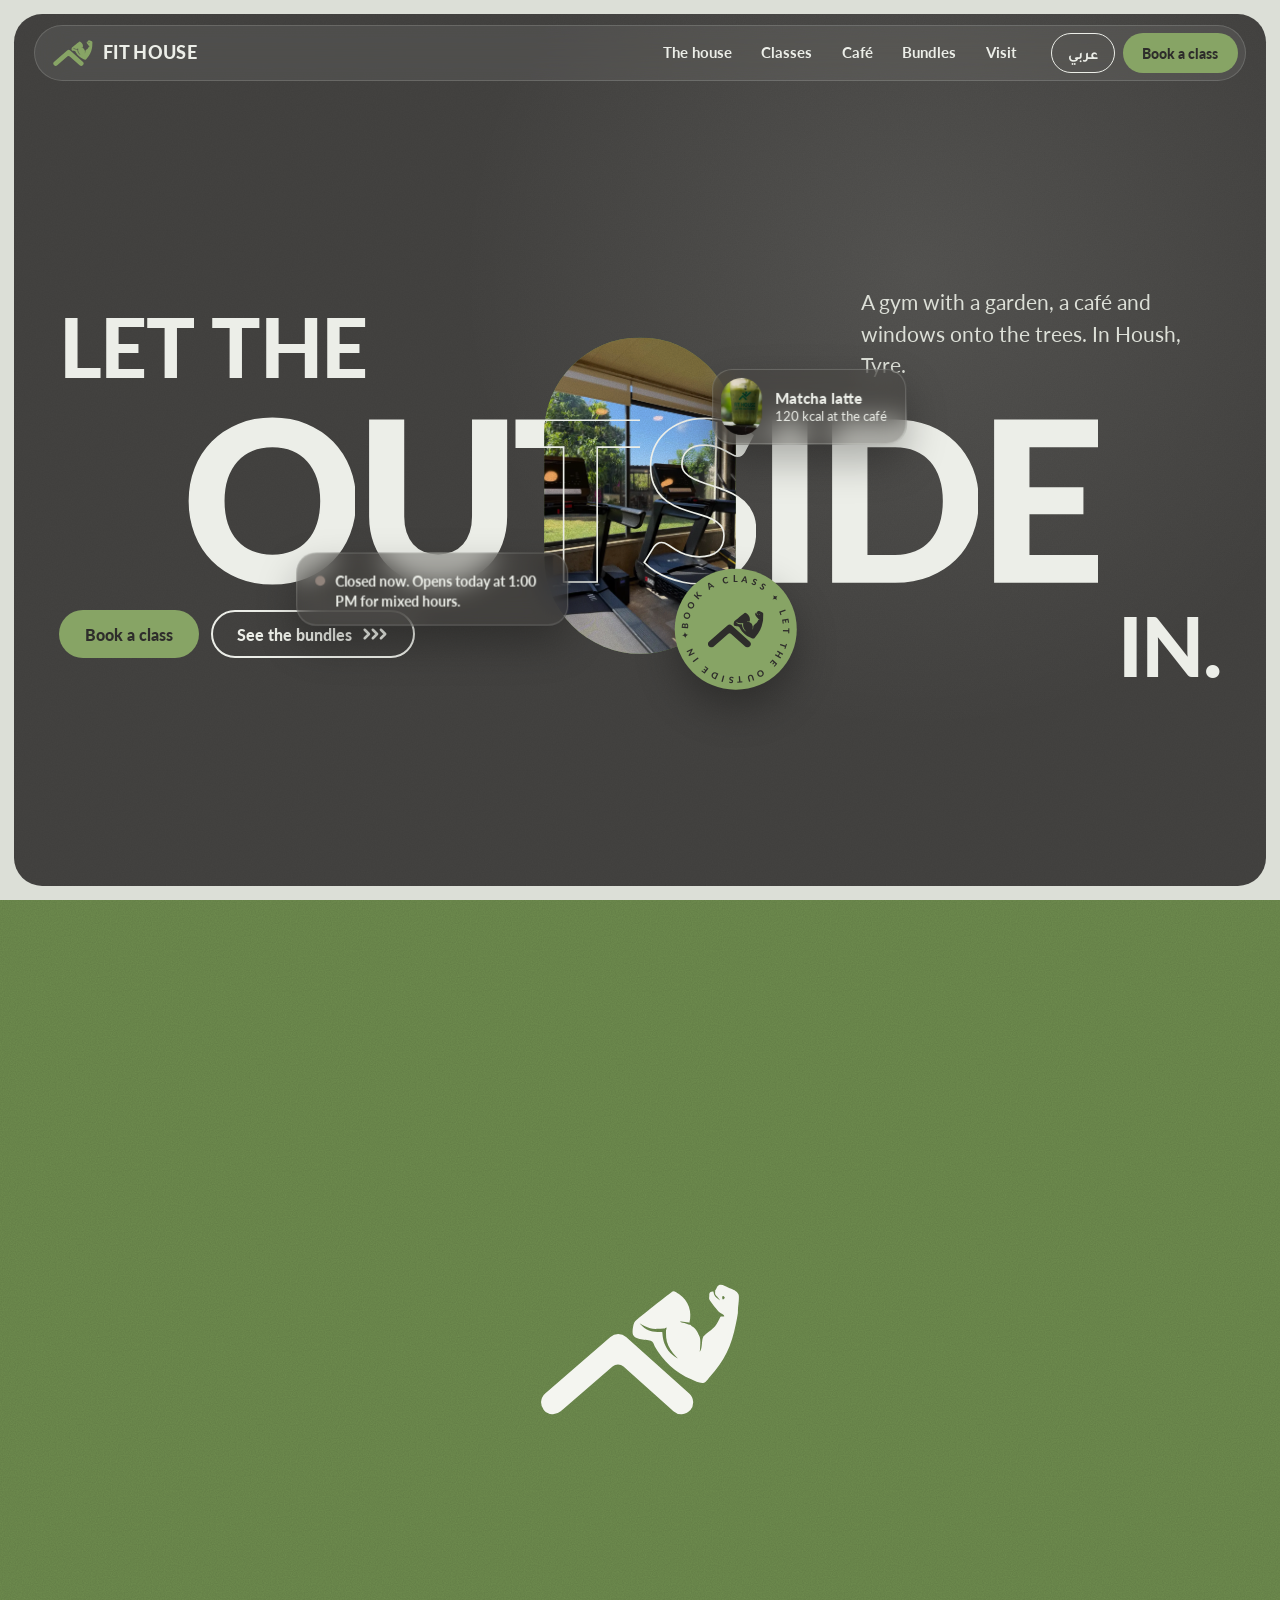
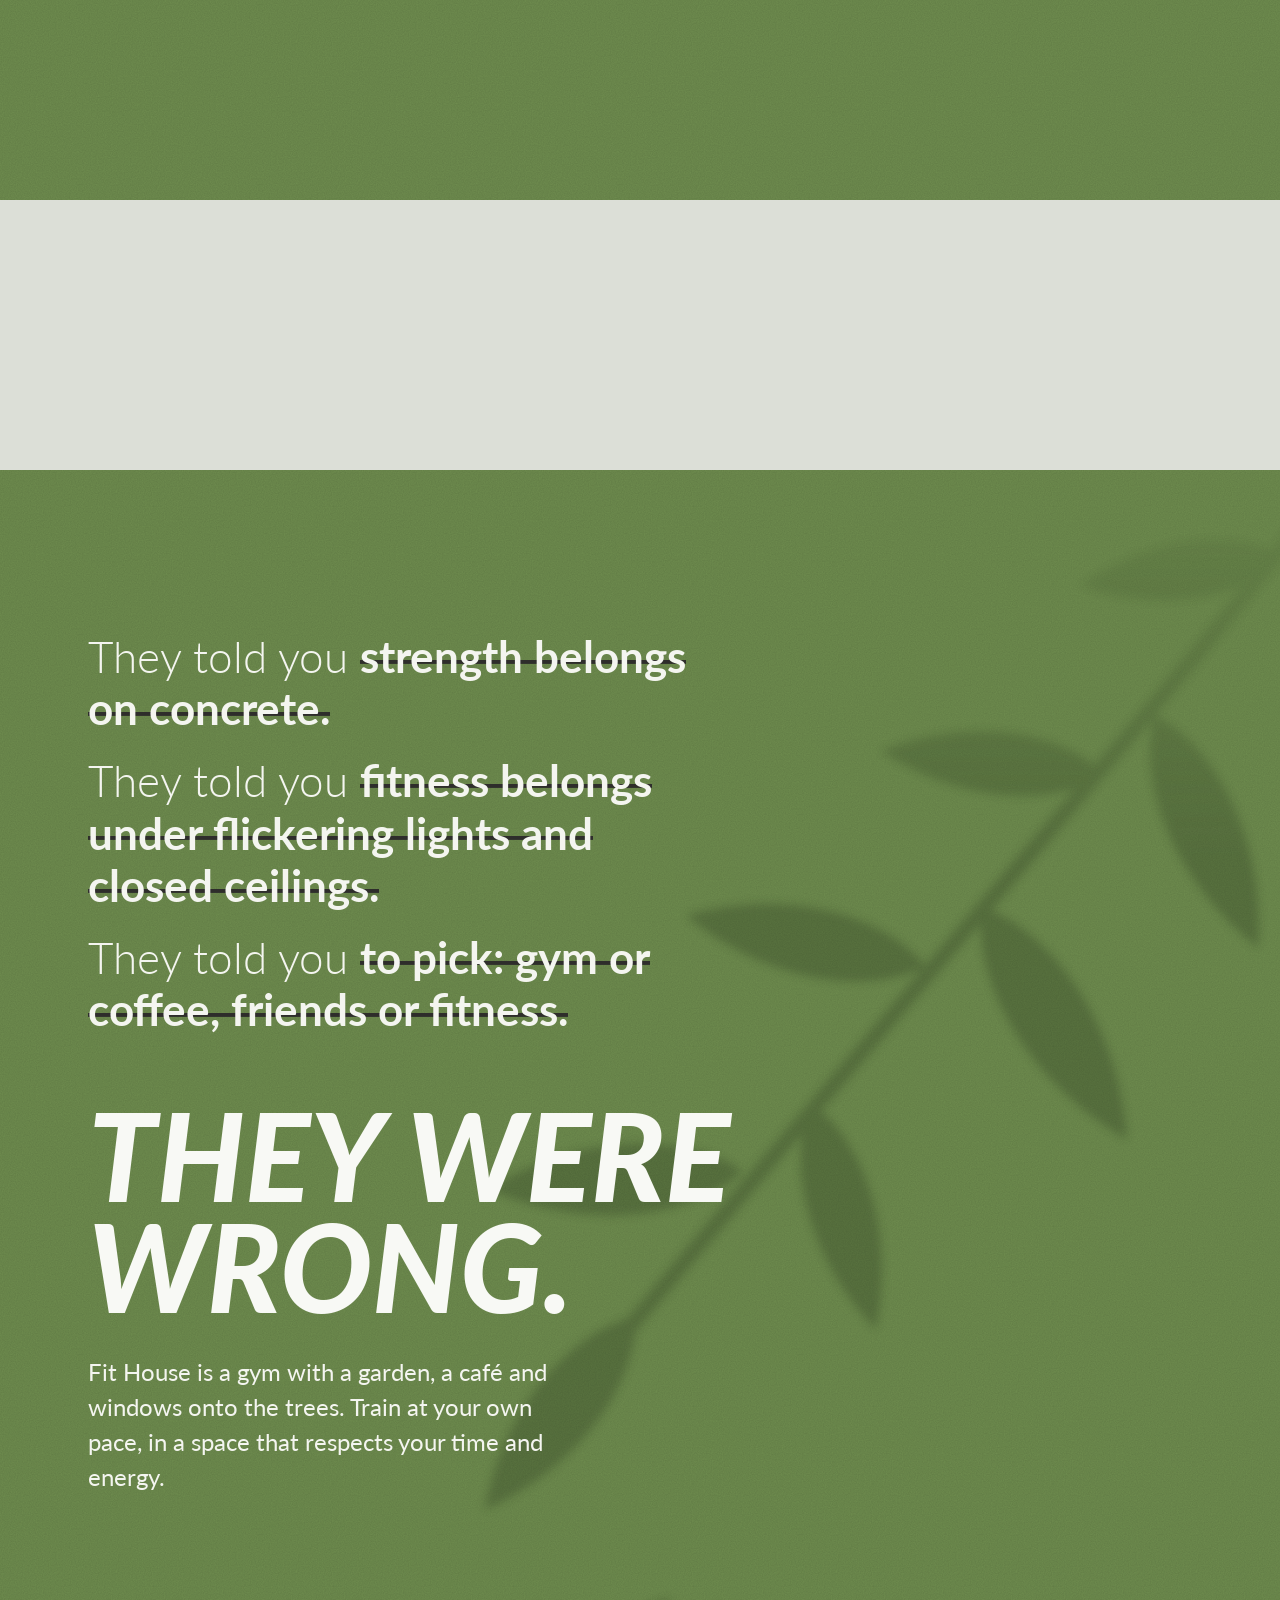
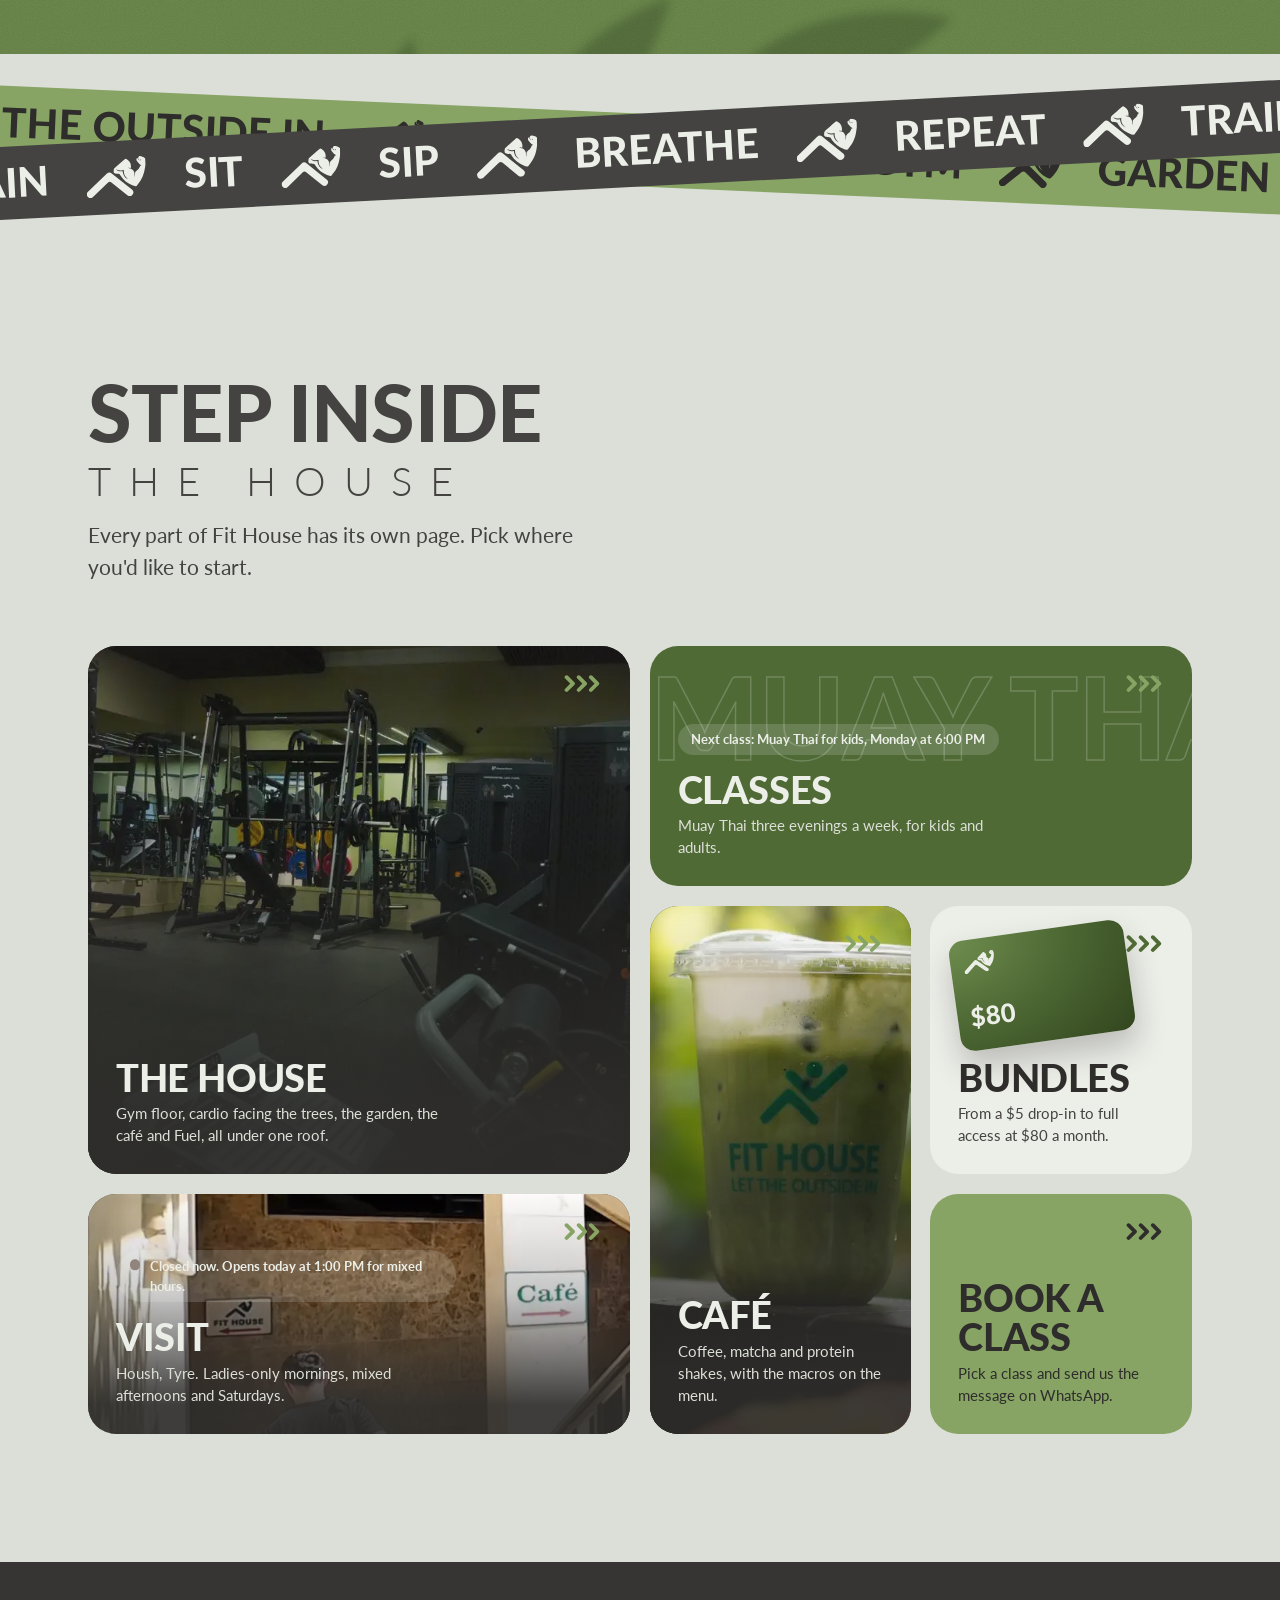
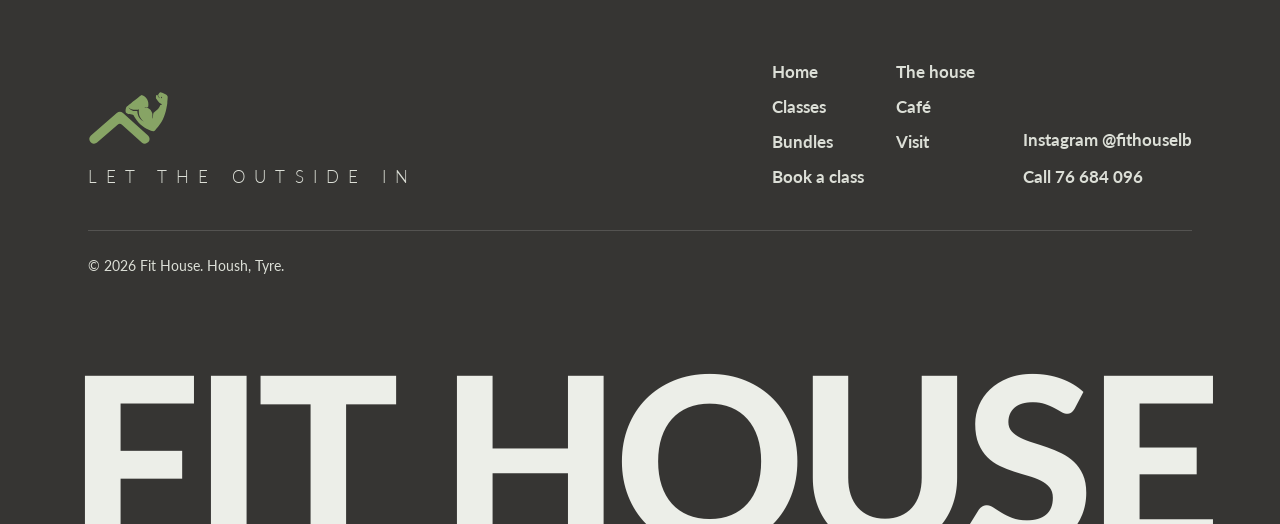
<file: index.html>
<!doctype html>
<html lang="en" dir="ltr">
<head>
  <meta charset="utf-8">
  <meta name="viewport" content="width=device-width, initial-scale=1">
  <title>Fit House | Gym, garden and café in Housh, Tyre</title>
  <meta name="description" content="A gym with a garden and a café in Housh, Tyre. Open gym, Muay Thai for kids and adults, and ladies-only mornings. Let the outside in.">
  <meta name="theme-color" content="#444341">
  <meta property="og:type" content="website">
  <meta property="og:title" content="Fit House | Gym, garden and café in Housh, Tyre">
  <meta property="og:description" content="A gym with a garden and a café in Housh, Tyre. Open gym, Muay Thai for kids and adults, and ladies-only mornings. Let the outside in.">
  <meta property="og:site_name" content="Fit House">
  <meta property="og:url" content="https://hasankourani.github.io/fithouse/">
  <!-- Link previews (WhatsApp, Instagram, X) need the image as a full https address -->
  <meta property="og:image" content="https://hasankourani.github.io/fithouse/assets/img/og-image.jpg">
  <meta property="og:image:type" content="image/jpeg">
  <meta property="og:image:width" content="1200">
  <meta property="og:image:height" content="630">
  <meta property="og:image:alt" content="The Fit House logo beside a window looking out onto trees from the gym floor">
  <meta name="twitter:card" content="summary_large_image">
  <link rel="canonical" href="https://hasankourani.github.io/fithouse/">
  <link rel="icon" href="assets/img/favicon.png" type="image/png" sizes="128x128">
  <link rel="icon" href="assets/img/favicon.svg" type="image/svg+xml">
  <link rel="apple-touch-icon" href="assets/img/apple-touch-icon.png">
  <link rel="preconnect" href="https://fonts.googleapis.com">
  <link rel="preconnect" href="https://fonts.gstatic.com" crossorigin>
  <link rel="stylesheet" href="https://fonts.googleapis.com/css2?family=Lato:ital,wght@0,300;0,400;0,700;0,900;1,300;1,700;1,900&family=Tajawal:wght@300;400;700;900&display=swap">
  <link rel="stylesheet" href="assets/css/styles.css?v=17">
  <script>
    // Animations are always on. If the last page left through the curtain, start this one behind it.
    (function () {
      var root = document.documentElement, curtain = null;
      root.classList.add('js', 'motion');
      try { curtain = sessionStorage.getItem('fithouse-curtain'); } catch (e) {}
      if (curtain) root.classList.add('is-arriving');
    })();
  </script>
  <script type="application/ld+json">
  {
    "@context": "https://schema.org",
    "@type": "ExerciseGym",
    "name": "Fit House",
    "slogan": "Let the outside in",
    "telephone": "+961 76 684 096",
    "address": {"@type": "PostalAddress", "streetAddress": "Housh", "addressLocality": "Tyre", "addressCountry": "LB"},
    "geo": {"@type": "GeoCoordinates", "latitude": 33.240566, "longitude": 35.239929},
    "openingHoursSpecification": [
      {"@type": "OpeningHoursSpecification", "dayOfWeek": ["Monday", "Tuesday", "Wednesday", "Thursday", "Friday"], "opens": "08:00", "closes": "22:00"},
      {"@type": "OpeningHoursSpecification", "dayOfWeek": "Saturday", "opens": "13:00", "closes": "18:30"}
    ],
    "sameAs": ["https://www.instagram.com/fithouselb/"]
  }
  </script>
</head>
<body data-page="home">
  <!-- comment -->
  <!-- Green curtain that wipes between pages (motion on only). First in the body so it
       covers the page before anything else paints. -->
  <div class="curtain" id="curtain" aria-hidden="true">
    <span class="curtain__mark mark" aria-hidden="true"><span class="mark__roof"></span><span class="mark__fig"></span></span>
  </div>
  <svg class="sprite" aria-hidden="true" focusable="false">
    <defs>
      <path id="leaf" d="M0 0C20-16 58-18 92 0C58 18 20 16 0 0Z" fill="currentColor"/>
    </defs>
    <symbol id="chevrons" viewBox="0 0 30 14">
      <path d="M2 2l5 5-5 5M11.5 2l5 5-5 5M21 2l5 5-5 5" fill="none" stroke="currentColor" stroke-width="3" stroke-linecap="round" stroke-linejoin="round"/>
    </symbol>
    <!-- Leaf shadows that fall across every "outside" surface -->
    <symbol id="leaves" viewBox="0 0 600 800" preserveAspectRatio="xMaxYMin slice">
      <path d="M640-30C540 110 430 230 255 440" fill="none" stroke="currentColor" stroke-width="7" stroke-linecap="round"/>
      <use href="#leaf" transform="translate(588 44) rotate(78) scale(1.15)"/>
      <use href="#leaf" transform="translate(566 74) rotate(172) scale(1.05)"/>
      <use href="#leaf" transform="translate(505 148) rotate(66) scale(1.3)"/>
      <use href="#leaf" transform="translate(482 176) rotate(186) scale(1.15)"/>
      <use href="#leaf" transform="translate(424 238) rotate(58) scale(1.4)"/>
      <use href="#leaf" transform="translate(398 266) rotate(192) scale(1.25)"/>
      <use href="#leaf" transform="translate(344 330) rotate(74) scale(1.2)"/>
      <use href="#leaf" transform="translate(312 362) rotate(176) scale(1.3)"/>
      <use href="#leaf" transform="translate(262 430) rotate(128) scale(1.25)"/>
      <path d="M-30 830C70 710 160 650 310 600" fill="none" stroke="currentColor" stroke-width="6" stroke-linecap="round"/>
      <use href="#leaf" transform="translate(40 760) rotate(-62) scale(1.1)"/>
      <use href="#leaf" transform="translate(62 746) rotate(22) scale(1.05)"/>
      <use href="#leaf" transform="translate(122 690) rotate(-72) scale(1.25)"/>
      <use href="#leaf" transform="translate(146 678) rotate(12) scale(1.15)"/>
      <use href="#leaf" transform="translate(204 644) rotate(-48) scale(1.2)"/>
      <use href="#leaf" transform="translate(230 634) rotate(30) scale(1.1)"/>
      <use href="#leaf" transform="translate(304 602) rotate(-16) scale(1.2)"/>
    </symbol>
  </svg>

  <a class="skip" href="#content" data-i18n="skip">Skip to content</a>

  <header class="nav" id="nav">
    <div class="nav__bar">
      <a class="brand" href="index.html" data-i18n-attr="aria-label:brand.label" aria-label="Fit House home">
        <span class="brand__mark mark" aria-hidden="true"><span class="mark__roof"></span><span class="mark__fig"></span></span>
        <span class="brand__word" lang="en">Fit House</span>
      </a>
      <nav class="nav__links" id="nav-links" data-i18n-attr="aria-label:nav.label" aria-label="Main">
        <a href="house.html" data-i18n="nav.house">The house</a>
        <a href="classes.html" data-i18n="nav.classes">Classes</a>
        <a href="cafe.html" data-i18n="nav.cafe">Café</a>
        <a href="bundles.html" data-i18n="nav.bundles">Bundles</a>
        <a href="visit.html" data-i18n="nav.visit">Visit</a>
        <a class="nav__links-book" href="book.html" data-i18n="nav.book">Book a class</a>
      </nav>
      <div class="nav__actions">
        <button class="lang" type="button" id="lang-toggle" lang="ar">عربي</button>
        <a class="btn btn--moss btn--small nav__book" href="book.html" data-i18n="nav.book">Book a class</a>
        <button class="nav__menu" type="button" id="nav-menu" aria-expanded="false" aria-controls="nav-links" data-i18n="nav.menu">Menu</button>
      </div>
      <!-- Scroll progress under the pill, with the logo figure running along it -->
      <div class="progress" id="progress" aria-hidden="true">
        <span class="progress__bar"></span>
        <span class="progress__runner mark" aria-hidden="true"><span class="mark__roof"></span><span class="mark__fig"></span></span>
      </div>
    </div>
  </header>

  <main id="content">
<section class="hero" id="hero" aria-labelledby="hero-title">
      <div class="hero__stage">
        <!-- The hero is a framed charcoal wall; the window in the middle of OUTSIDE opens onto the real view -->
        <div class="hero__frame" id="hero-frame">
          <div class="hero__outside outside" aria-hidden="true">
            <svg class="leaves"><use href="#leaves"/></svg>
            <img class="hero__photo" src="assets/img/photos/window-view.webp" alt="" width="800" height="1420" decoding="async">
            <span class="hero__outside-mark mark" aria-hidden="true"><span class="mark__roof"></span><span class="mark__fig"></span></span>
          </div>
          <div class="hero__inner">
            <h1 class="hero__title" id="hero-title" lang="en" dir="ltr">
              <span class="hero__let">Let the</span>
              <span class="hero__out">Outside</span>
              <span class="hero__in">in.</span>
            </h1>
            <!-- The same word again as an outline, drawn over the window photo -->
            <span class="hero__out hero__out--line" aria-hidden="true" lang="en" dir="ltr">Outside</span>
            <div class="hero__window outside" id="hero-window">
              <svg class="leaves" aria-hidden="true"><use href="#leaves"/></svg>
              <img class="hero__photo" src="assets/img/photos/window-view.webp" width="800" height="1420" fetchpriority="high"
                alt="Two treadmills facing a wide window onto trees and lawn" data-i18n-attr="alt:photo.window">
            </div>
            <p class="hero__lede" data-i18n="hero.lede">A gym with a garden, a café and windows onto the trees. In Housh, Tyre.</p>
            <div class="hero__ctas">
              <a class="btn btn--moss" href="book.html" data-magnetic data-i18n="hero.book">Book a class</a>
              <a class="btn btn--ghost" href="bundles.html" data-magnetic><span data-i18n="hero.bundles">See the bundles</span><svg class="chev" viewBox="0 0 30 14" aria-hidden="true"><path d="M2 2l5 5-5 5"/><path d="M11.5 2l5 5-5 5"/><path d="M21 2l5 5-5 5"/></svg></a>
            </div>
            <div class="hero__card hero__card--status glass">
              <p class="status" data-status data-i18n="status.fallback">Monday to Friday 8:00 AM to 10:00 PM, Saturday 1:00 to 6:30 PM</p>
            </div>
            <a class="hero__card hero__card--drink glass" href="cafe.html">
              <img src="assets/img/photos/drink-matcha.webp" alt="" width="460" height="806">
              <span class="hero__drink-text">
                <strong data-i18n="hero.drink">Matcha latte</strong>
                <span data-i18n="hero.drinkNote">120 kcal at the café</span>
              </span>
            </a>
            <a class="badge" href="book.html" aria-label="Book a class" data-i18n-attr="aria-label:hero.book">
              <svg class="badge__ring" viewBox="0 0 200 200" aria-hidden="true">
                <defs><path id="badge-circle" d="M100 100m-78 0a78 78 0 1 1 156 0a78 78 0 1 1-156 0"/></defs>
                <text><textPath href="#badge-circle" textLength="488" lengthAdjust="spacing">BOOK A CLASS ✦ LET THE OUTSIDE IN ✦</textPath></text>
              </svg>
              <span class="badge__mark mark" aria-hidden="true"><span class="mark__roof"></span><span class="mark__fig"></span></span>
            </a>
          </div>
        </div>
      </div>
    </section>
<section class="manifesto outside" id="story" aria-label="Our story" data-i18n-attr="aria-label:manifesto.label">
      <svg class="leaves" aria-hidden="true"><use href="#leaves"/></svg>
      <div class="wrap">
        <p class="manifesto__line" data-i18n-html="manifesto.1">They told you <s>strength belongs on concrete.</s></p>
        <p class="manifesto__line" data-i18n-html="manifesto.2">They told you <s>fitness belongs under flickering lights and closed ceilings.</s></p>
        <p class="manifesto__line" data-i18n-html="manifesto.3">They told you <s>to pick: gym or coffee, friends or fitness.</s></p>
        <p class="manifesto__verdict" data-i18n="manifesto.verdict">They were wrong.</p>
        <p class="manifesto__body" data-i18n="manifesto.body">Fit House is a gym with a garden, a café and windows onto the trees. Train at your own pace, in a space that respects your time and energy.</p>
      </div>
    </section>
<!-- Two crossing ribbons of the day's rhythm; words are filled in by the script per language -->
    <div class="ribbons" aria-hidden="true">
      <div class="ribbon ribbon--a"><div class="ribbon__track" data-ribbon="a"></div></div>
      <div class="ribbon ribbon--b"><div class="ribbon__track" data-ribbon="b"></div></div>
    </div>
    <section class="section explore" id="explore" aria-labelledby="explore-title">
      <div class="wrap">
        <h2 class="title" id="explore-title">
          <span class="title__black" data-i18n="explore.title1">Step inside</span>
          <span class="title__light" data-i18n="explore.title2">the house</span>
        </h2>
        <p class="lede" data-i18n="explore.lede">Every part of Fit House has its own page. Pick where you'd like to start.</p>

        <div class="bento">
          <a class="tile tile--house" href="house.html">
            <img class="tile__photo" src="assets/img/photos/gym-floor.webp" alt="" width="900" height="676" loading="lazy" decoding="async">
            <span class="tile__body">
              <span class="tile__title" data-i18n="nav.house">The house</span>
              <span class="tile__text" data-i18n="explore.house">Gym floor, cardio facing the trees, the garden, the café and Fuel, all under one roof.</span>
            </span>
            <svg class="tile__go" aria-hidden="true"><use href="#chevrons"/></svg>
          </a>

          <a class="tile tile--classes" href="classes.html">
            <span class="tile__drift" aria-hidden="true" lang="en">Muay Thai</span>
            <span class="tile__body">
              <span class="tile__chip" data-next-class></span>
              <span class="tile__title" data-i18n="nav.classes">Classes</span>
              <span class="tile__text" data-i18n="explore.classes">Muay Thai three evenings a week, for kids and adults.</span>
            </span>
            <svg class="tile__go" aria-hidden="true"><use href="#chevrons"/></svg>
          </a>

          <a class="tile tile--cafe" href="cafe.html">
            <img class="tile__photo" src="assets/img/photos/drink-matcha.webp" alt="" width="460" height="806" loading="lazy" decoding="async">
            <span class="tile__body">
              <span class="tile__title" data-i18n="nav.cafe">Café</span>
              <span class="tile__text" data-i18n="explore.cafe">Coffee, matcha and protein shakes, with the macros on the menu.</span>
            </span>
            <svg class="tile__go" aria-hidden="true"><use href="#chevrons"/></svg>
          </a>

          <a class="tile tile--bundles" href="bundles.html">
            <span class="tile__pass" aria-hidden="true">
              <span class="mark" aria-hidden="true"><span class="mark__roof"></span><span class="mark__fig"></span></span>
              <span>$80</span>
            </span>
            <span class="tile__body">
              <span class="tile__title" data-i18n="nav.bundles">Bundles</span>
              <span class="tile__text" data-i18n="explore.bundles">From a $5 drop-in to full access at $80 a month.</span>
            </span>
            <svg class="tile__go" aria-hidden="true"><use href="#chevrons"/></svg>
          </a>

          <a class="tile tile--visit" href="visit.html">
            <img class="tile__photo" src="assets/img/photos/entrance.webp" alt="" width="800" height="600" loading="lazy" decoding="async">
            <span class="tile__body">
              <span class="tile__chip status" data-status></span>
              <span class="tile__title" data-i18n="nav.visit">Visit</span>
              <span class="tile__text" data-i18n="explore.visit">Housh, Tyre. Ladies-only mornings, mixed afternoons and Saturdays.</span>
            </span>
            <svg class="tile__go" aria-hidden="true"><use href="#chevrons"/></svg>
          </a>

          <a class="tile tile--book" href="book.html">
            <span class="tile__body">
              <span class="tile__title" data-i18n="nav.book">Book a class</span>
              <span class="tile__text" data-i18n="explore.book">Pick a class and send us the message on WhatsApp.</span>
            </span>
            <svg class="tile__go" aria-hidden="true"><use href="#chevrons"/></svg>
          </a>
        </div>
      </div>
    </section>
  </main>

  <footer class="footer">
    <div class="wrap footer__grid">
      <div class="footer__brand" lang="en">
        <span class="footer__mark mark" aria-hidden="true"><span class="mark__roof"></span><span class="mark__fig"></span></span>
        <p class="footer__tag">Let the outside in</p>
      </div>
      <nav class="footer__pages" data-i18n-attr="aria-label:footer.pages" aria-label="All pages">
        <a href="index.html" data-i18n="nav.home">Home</a>
        <a href="house.html" data-i18n="nav.house">The house</a>
        <a href="classes.html" data-i18n="nav.classes">Classes</a>
        <a href="cafe.html" data-i18n="nav.cafe">Café</a>
        <a href="bundles.html" data-i18n="nav.bundles">Bundles</a>
        <a href="visit.html" data-i18n="nav.visit">Visit</a>
        <a href="book.html" data-i18n="nav.book">Book a class</a>
      </nav>
      <ul class="footer__links">
        <li><a href="https://www.instagram.com/fithouselb/" target="_blank" rel="noopener">Instagram <span lang="en" dir="ltr">@fithouselb</span></a></li>
        <li><a href="tel:+96176684096"><span data-i18n="footer.call">Call</span> <span dir="ltr">76 684 096</span></a></li>
      </ul>
      <div class="footer__legal">
        <p data-i18n="footer.legal">© 2026 Fit House. Housh, Tyre.</p>
      </div>
    </div>
    <!-- Edge-to-edge wordmark; its letters wave on hover -->
    <p class="footer__word" id="footer-word" lang="en">Fit House</p>
  </footer>

  <!-- Cursor ring that follows the mouse (motion on, mouse only) -->
  <div class="cursor" id="cursor" aria-hidden="true"><span class="cursor__ring"></span><span class="cursor__dot"></span></div>

  <script src="assets/js/main.js?v=17" defer></script>
</body>
</html>
</file>
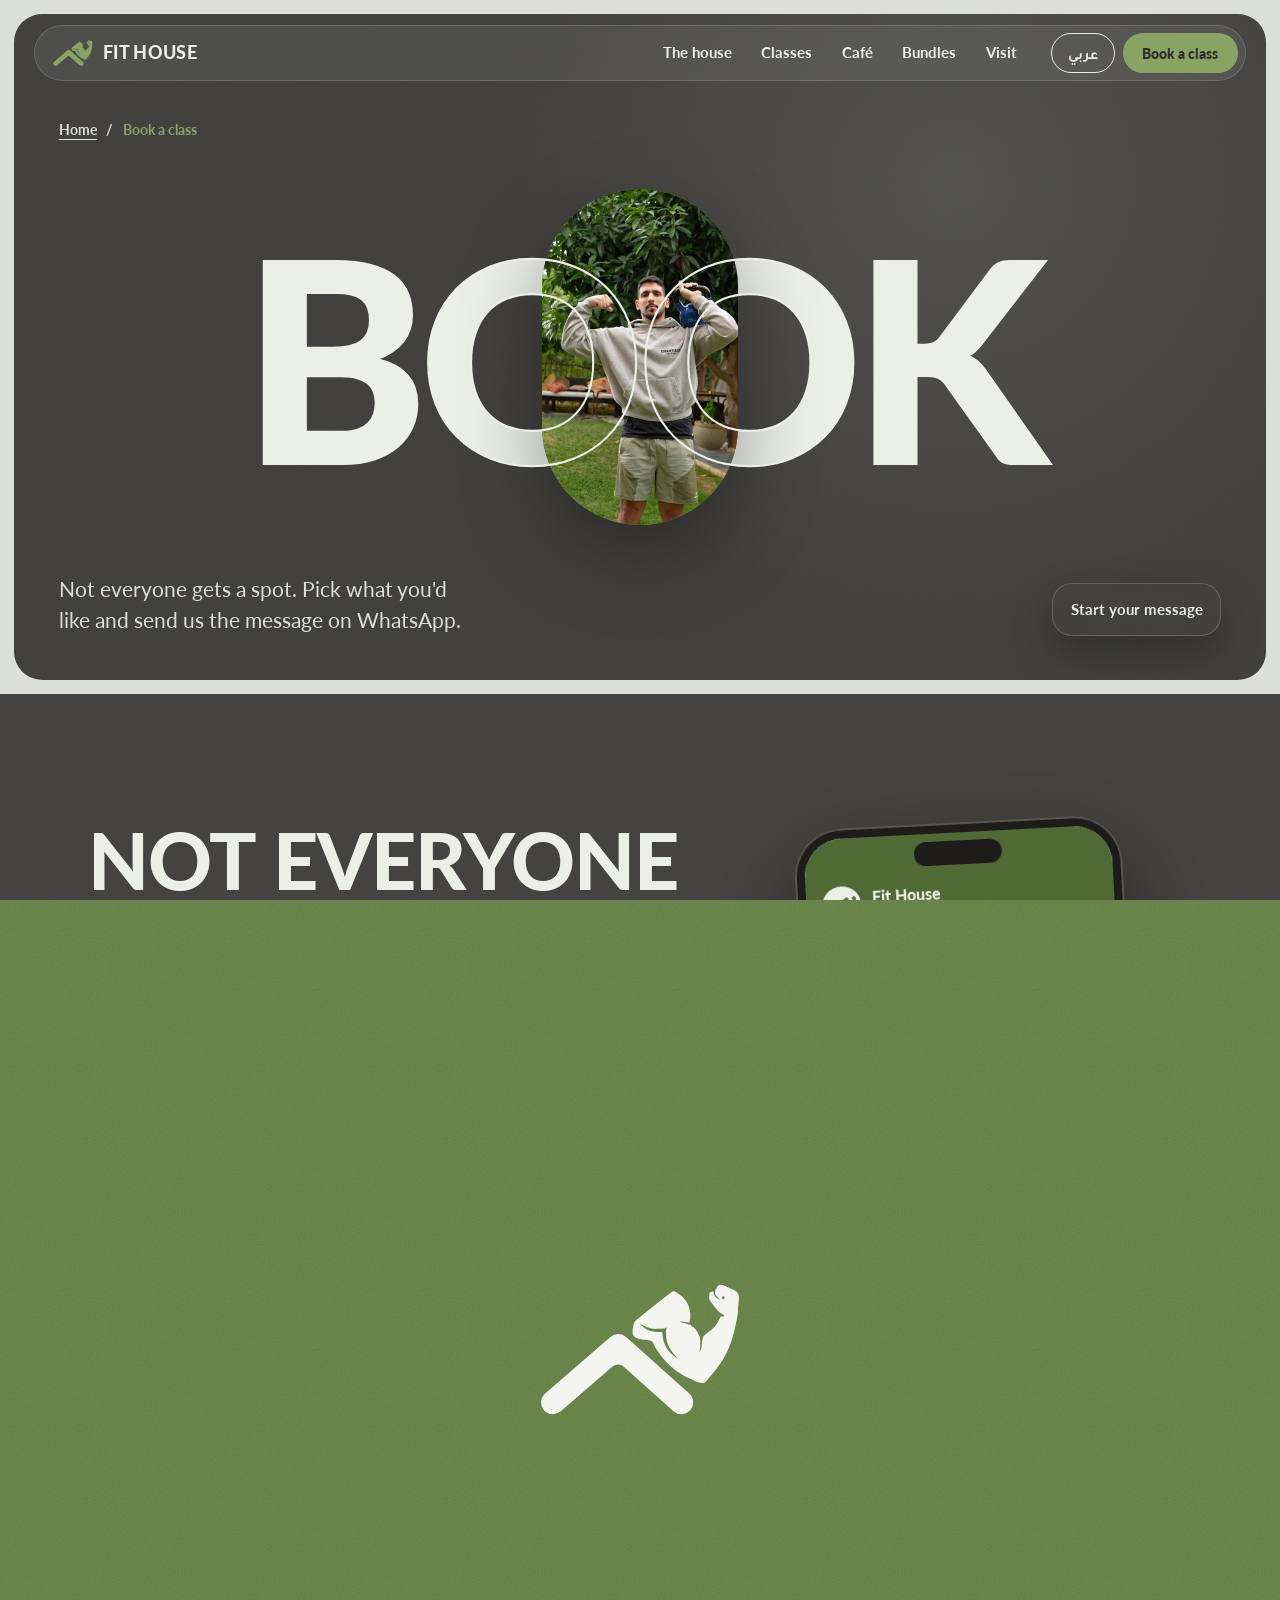
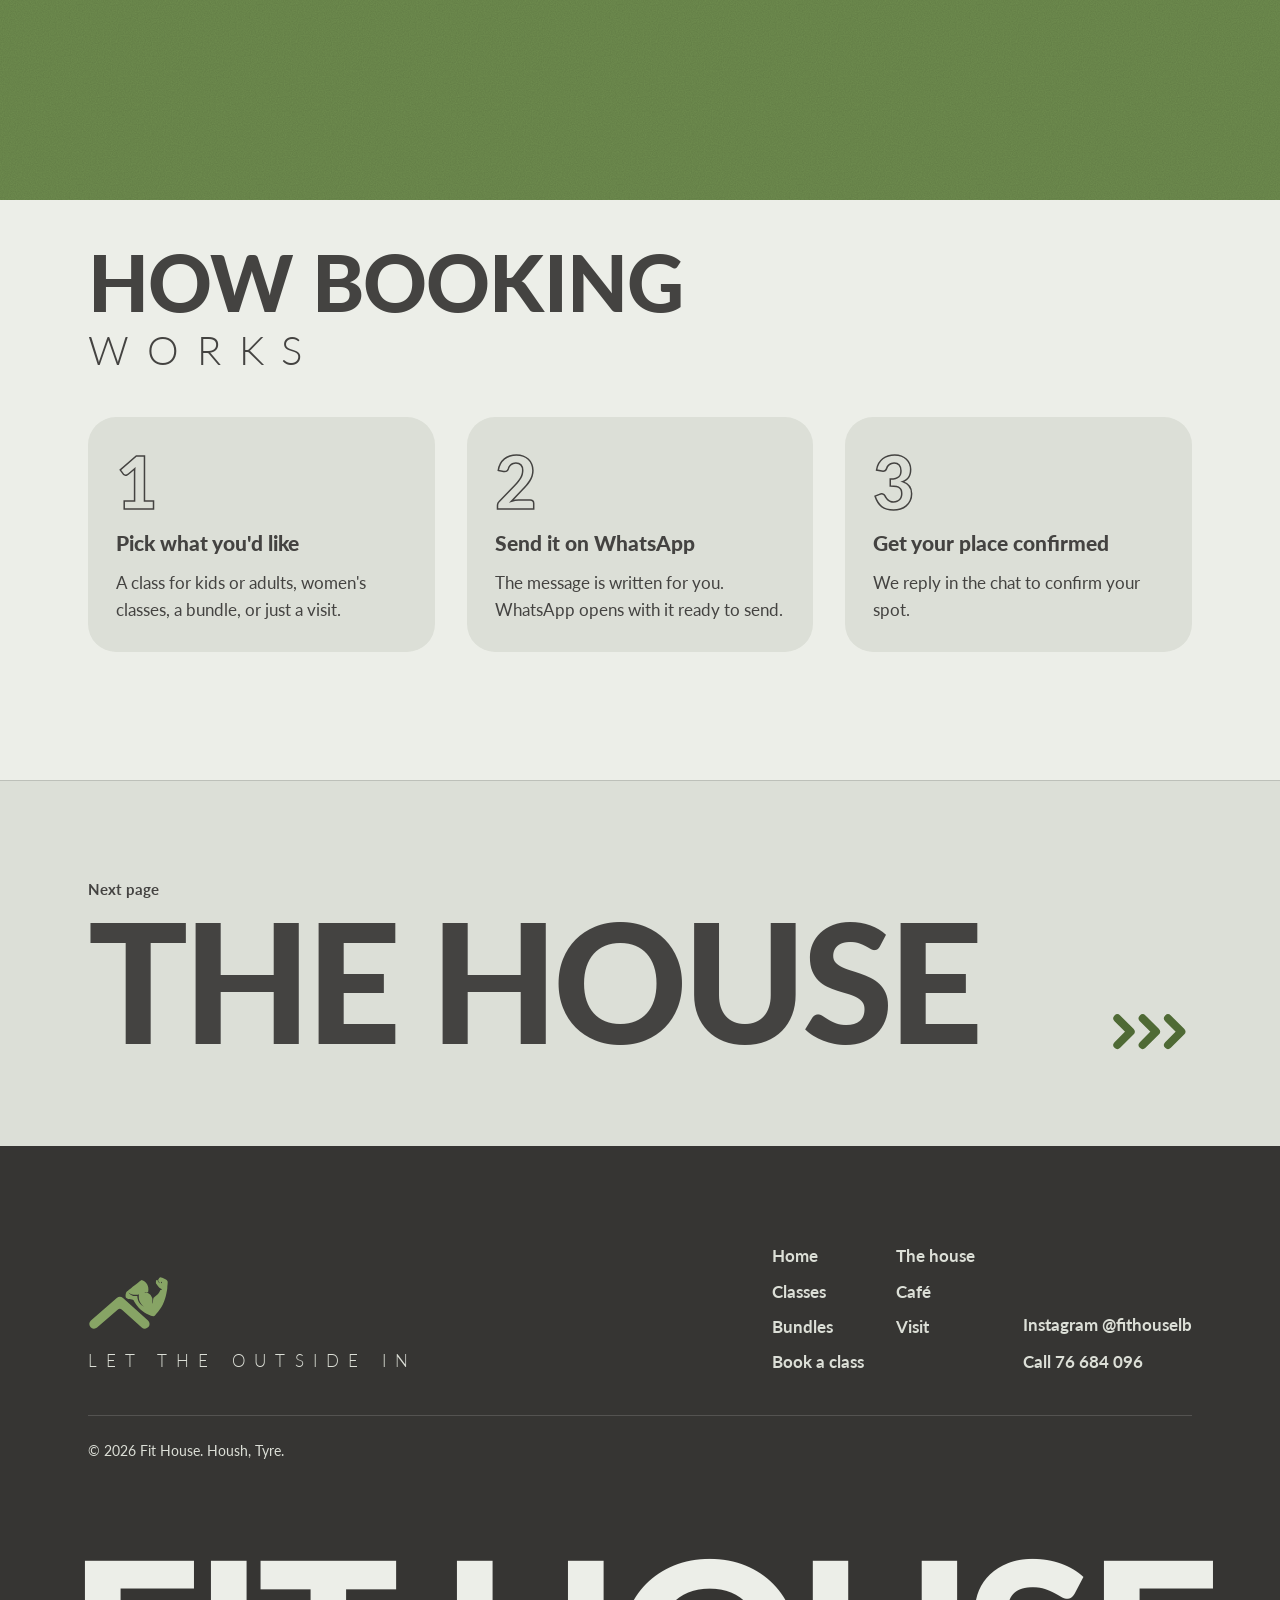
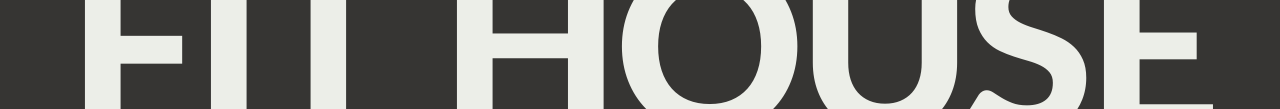
<file: book.html>
<!doctype html>
<html lang="en" dir="ltr">
<head>
  <meta charset="utf-8">
  <meta name="viewport" content="width=device-width, initial-scale=1">
  <title>Book a class | Fit House, Housh, Tyre</title>
  <meta name="description" content="Pick what you are interested in and send Fit House the message on WhatsApp.">
  <meta name="theme-color" content="#444341">
  <meta property="og:type" content="website">
  <meta property="og:title" content="Book a class | Fit House, Housh, Tyre">
  <meta property="og:description" content="Pick what you are interested in and send Fit House the message on WhatsApp.">
  <meta property="og:site_name" content="Fit House">
  <meta property="og:url" content="https://hasankourani.github.io/fithouse/book.html">
  <!-- Link previews (WhatsApp, Instagram, X) need the image as a full https address -->
  <meta property="og:image" content="https://hasankourani.github.io/fithouse/assets/img/og-image.jpg">
  <meta property="og:image:type" content="image/jpeg">
  <meta property="og:image:width" content="1200">
  <meta property="og:image:height" content="630">
  <meta property="og:image:alt" content="The Fit House logo beside a window looking out onto trees from the gym floor">
  <meta name="twitter:card" content="summary_large_image">
  <link rel="canonical" href="https://hasankourani.github.io/fithouse/book.html">
  <link rel="icon" href="assets/img/favicon.png" type="image/png" sizes="128x128">
  <link rel="icon" href="assets/img/favicon.svg" type="image/svg+xml">
  <link rel="apple-touch-icon" href="assets/img/apple-touch-icon.png">
  <link rel="preconnect" href="https://fonts.googleapis.com">
  <link rel="preconnect" href="https://fonts.gstatic.com" crossorigin>
  <link rel="stylesheet" href="https://fonts.googleapis.com/css2?family=Lato:ital,wght@0,300;0,400;0,700;0,900;1,300;1,700;1,900&family=Tajawal:wght@300;400;700;900&display=swap">
  <link rel="stylesheet" href="assets/css/styles.css?v=17">
  <script>
    // Animations are always on. If the last page left through the curtain, start this one behind it.
    (function () {
      var root = document.documentElement, curtain = null;
      root.classList.add('js', 'motion');
      try { curtain = sessionStorage.getItem('fithouse-curtain'); } catch (e) {}
      if (curtain) root.classList.add('is-arriving');
    })();
  </script>
  <script type="application/ld+json">
  {
    "@context": "https://schema.org",
    "@type": "ExerciseGym",
    "name": "Fit House",
    "slogan": "Let the outside in",
    "telephone": "+961 76 684 096",
    "address": {"@type": "PostalAddress", "streetAddress": "Housh", "addressLocality": "Tyre", "addressCountry": "LB"},
    "geo": {"@type": "GeoCoordinates", "latitude": 33.240566, "longitude": 35.239929},
    "openingHoursSpecification": [
      {"@type": "OpeningHoursSpecification", "dayOfWeek": ["Monday", "Tuesday", "Wednesday", "Thursday", "Friday"], "opens": "08:00", "closes": "22:00"},
      {"@type": "OpeningHoursSpecification", "dayOfWeek": "Saturday", "opens": "13:00", "closes": "18:30"}
    ],
    "sameAs": ["https://www.instagram.com/fithouselb/"]
  }
  </script>
</head>
<body data-page="book">
  <!-- comment -->
  <!-- Green curtain that wipes between pages (motion on only). First in the body so it
       covers the page before anything else paints. -->
  <div class="curtain" id="curtain" aria-hidden="true">
    <span class="curtain__mark mark" aria-hidden="true"><span class="mark__roof"></span><span class="mark__fig"></span></span>
  </div>
  <svg class="sprite" aria-hidden="true" focusable="false">
    <defs>
      <path id="leaf" d="M0 0C20-16 58-18 92 0C58 18 20 16 0 0Z" fill="currentColor"/>
    </defs>
    <symbol id="chevrons" viewBox="0 0 30 14">
      <path d="M2 2l5 5-5 5M11.5 2l5 5-5 5M21 2l5 5-5 5" fill="none" stroke="currentColor" stroke-width="3" stroke-linecap="round" stroke-linejoin="round"/>
    </symbol>
    <!-- Leaf shadows that fall across every "outside" surface -->
    <symbol id="leaves" viewBox="0 0 600 800" preserveAspectRatio="xMaxYMin slice">
      <path d="M640-30C540 110 430 230 255 440" fill="none" stroke="currentColor" stroke-width="7" stroke-linecap="round"/>
      <use href="#leaf" transform="translate(588 44) rotate(78) scale(1.15)"/>
      <use href="#leaf" transform="translate(566 74) rotate(172) scale(1.05)"/>
      <use href="#leaf" transform="translate(505 148) rotate(66) scale(1.3)"/>
      <use href="#leaf" transform="translate(482 176) rotate(186) scale(1.15)"/>
      <use href="#leaf" transform="translate(424 238) rotate(58) scale(1.4)"/>
      <use href="#leaf" transform="translate(398 266) rotate(192) scale(1.25)"/>
      <use href="#leaf" transform="translate(344 330) rotate(74) scale(1.2)"/>
      <use href="#leaf" transform="translate(312 362) rotate(176) scale(1.3)"/>
      <use href="#leaf" transform="translate(262 430) rotate(128) scale(1.25)"/>
      <path d="M-30 830C70 710 160 650 310 600" fill="none" stroke="currentColor" stroke-width="6" stroke-linecap="round"/>
      <use href="#leaf" transform="translate(40 760) rotate(-62) scale(1.1)"/>
      <use href="#leaf" transform="translate(62 746) rotate(22) scale(1.05)"/>
      <use href="#leaf" transform="translate(122 690) rotate(-72) scale(1.25)"/>
      <use href="#leaf" transform="translate(146 678) rotate(12) scale(1.15)"/>
      <use href="#leaf" transform="translate(204 644) rotate(-48) scale(1.2)"/>
      <use href="#leaf" transform="translate(230 634) rotate(30) scale(1.1)"/>
      <use href="#leaf" transform="translate(304 602) rotate(-16) scale(1.2)"/>
    </symbol>
  </svg>

  <a class="skip" href="#content" data-i18n="skip">Skip to content</a>

  <header class="nav" id="nav">
    <div class="nav__bar">
      <a class="brand" href="index.html" data-i18n-attr="aria-label:brand.label" aria-label="Fit House home">
        <span class="brand__mark mark" aria-hidden="true"><span class="mark__roof"></span><span class="mark__fig"></span></span>
        <span class="brand__word" lang="en">Fit House</span>
      </a>
      <nav class="nav__links" id="nav-links" data-i18n-attr="aria-label:nav.label" aria-label="Main">
        <a href="house.html" data-i18n="nav.house">The house</a>
        <a href="classes.html" data-i18n="nav.classes">Classes</a>
        <a href="cafe.html" data-i18n="nav.cafe">Café</a>
        <a href="bundles.html" data-i18n="nav.bundles">Bundles</a>
        <a href="visit.html" data-i18n="nav.visit">Visit</a>
        <a class="nav__links-book" href="book.html" aria-current="page" data-i18n="nav.book">Book a class</a>
      </nav>
      <div class="nav__actions">
        <button class="lang" type="button" id="lang-toggle" lang="ar">عربي</button>
        <a class="btn btn--moss btn--small nav__book" href="book.html" data-i18n="nav.book">Book a class</a>
        <button class="nav__menu" type="button" id="nav-menu" aria-expanded="false" aria-controls="nav-links" data-i18n="nav.menu">Menu</button>
      </div>
      <!-- Scroll progress under the pill, with the logo figure running along it -->
      <div class="progress" id="progress" aria-hidden="true">
        <span class="progress__bar"></span>
        <span class="progress__runner mark" aria-hidden="true"><span class="mark__roof"></span><span class="mark__fig"></span></span>
      </div>
    </div>
  </header>

  <main id="content">
    <section class="phero" aria-labelledby="page-title">
      <div class="phero__frame">
        <div class="phero__inner">
          <nav class="phero__crumb" data-i18n-attr="aria-label:crumb.label" aria-label="Breadcrumb">
            <a href="index.html" data-i18n="nav.home">Home</a><span aria-hidden="true">/</span><span aria-current="page" data-i18n="nav.book">Book a class</span>
          </nav>
          <h1 class="phero__word" id="page-title" data-i18n="page.book">Book</h1>
          <span class="phero__word phero__word--line" aria-hidden="true" data-i18n="page.book">Book</span>
          <div class="phero__window outside">
            <img src="assets/img/photos/garden.webp" alt="" width="640" height="1138" fetchpriority="high">
          </div>
          <p class="phero__lede" data-i18n="book.intro">Not everyone gets a spot. Pick what you'd like and send us the message on WhatsApp.</p>
          <a class="phero__card glass" href="#book" data-i18n="book.card">Start your message</a>
        </div>
      </div>
    </section>

<section class="section book" id="book" aria-labelledby="book-title">
      <div class="wrap book__grid">
        <div class="book__intro">
          <h2 class="title" id="book-title">
            <span class="title__black" data-i18n="book.title1">Not everyone</span>
            <span class="title__light" data-i18n="book.title2">gets a spot</span>
          </h2>
          <p class="lede" data-i18n="book.lede">Places in each class are limited. Pick what you're interested in and send us the message on WhatsApp.</p>

        <form class="composer" id="composer" action="https://wa.me/96176684096" method="get" target="_blank">
          <fieldset class="composer__field">
            <legend data-i18n="book.what">What would you like to ask about?</legend>
            <div class="chips">
              <label class="chip"><input type="radio" name="interest" value="mt-kids" checked><span data-i18n="interest.mtKids">Muay Thai for kids</span></label>
              <label class="chip"><input type="radio" name="interest" value="mt-adults"><span data-i18n="interest.mtAdults">Muay Thai for adults</span></label>
              <label class="chip"><input type="radio" name="interest" value="women"><span data-i18n="interest.women">Women's classes</span></label>
              <label class="chip"><input type="radio" name="interest" value="bundle"><span data-i18n="interest.bundle">Membership bundles</span></label>
              <label class="chip"><input type="radio" name="interest" value="tour"><span data-i18n="interest.tour">Visiting to see the place</span></label>
            </div>
          </fieldset>

          <label class="composer__field composer__day">
            <span data-i18n="book.day">Best day for you</span>
            <select name="day">
              <option value="any" data-i18n="day.any">Any day</option>
              <option value="mon" data-i18n="day.mon">Monday</option>
              <option value="tue" data-i18n="day.tue">Tuesday</option>
              <option value="wed" data-i18n="day.wed">Wednesday</option>
              <option value="thu" data-i18n="day.thu">Thursday</option>
              <option value="fri" data-i18n="day.fri">Friday</option>
              <option value="sat" data-i18n="day.sat">Saturday</option>
            </select>
          </label>

          <button class="btn btn--moss btn--wide" type="submit" data-magnetic data-i18n="book.send">Send on WhatsApp</button>
          <p class="composer__hint" data-i18n="book.hint">Opens WhatsApp with this message ready to send.</p>
        </form>
          <ul class="contact">
            <li><span data-i18n="book.call">Prefer to call?</span> <a href="tel:+96176684096" dir="ltr">76 684 096</a></li>
            <li><span data-i18n="book.dm">Or message us on Instagram:</span> <a href="https://www.instagram.com/fithouselb/" target="_blank" rel="noopener" lang="en" dir="ltr">@fithouselb</a></li>
          </ul>
        </div>

        <!-- Live preview of the WhatsApp draft, on a phone -->
        <div class="phone" role="group" aria-label="Your message" data-i18n-attr="aria-label:book.preview">
          <div class="phone__screen">
            <div class="phone__bar">
              <span class="phone__avatar">
                <span class="mark" aria-hidden="true"><span class="mark__roof"></span><span class="mark__fig"></span></span>
              </span>
              <span class="phone__who">
                <strong lang="en">Fit House</strong>
                <span dir="ltr">+961 76 684 096</span>
              </span>
            </div>
            <div class="phone__chat">
              <p class="phone__day" data-i18n="hours.today">Today</p>
              <p class="bubble" id="composer-msg" aria-live="polite">Hi Fit House! I'd like to ask about Muay Thai for kids.</p>
            </div>
            <div class="phone__input" aria-hidden="true">
              <span data-i18n="book.preview">Your message</span>
              <span class="phone__send">
                <svg viewBox="0 0 24 24"><path d="M3 20.5 21 12 3 3.5l2.6 7.1L14 12l-8.4 1.4z"/></svg>
              </span>
            </div>
          </div>
        </div>
      </div>
    </section>

    <section class="section section--tint" aria-labelledby="steps-title">
      <div class="wrap">
        <h2 class="title" id="steps-title">
          <span class="title__black" data-i18n="steps.title1">How booking</span>
          <span class="title__light" data-i18n="steps.title2">works</span>
        </h2>
        <ol class="steps">
          <li class="step">
            <h3 data-i18n="steps.1title">Pick what you'd like</h3>
            <p data-i18n="steps.1text">A class for kids or adults, women's classes, a bundle, or just a visit.</p>
          </li>
          <li class="step">
            <h3 data-i18n="steps.2title">Send it on WhatsApp</h3>
            <p data-i18n="steps.2text">The message is written for you. WhatsApp opens with it ready to send.</p>
          </li>
          <li class="step">
            <h3 data-i18n="steps.3title">Get your place confirmed</h3>
            <p data-i18n="steps.3text">We reply in the chat to confirm your spot.</p>
          </li>
        </ol>
      </div>
    </section>

    <a class="next-page" href="house.html">
      <span class="next-page__label" data-i18n="next.label">Next page</span>
      <span class="next-page__word" data-i18n="page.house">The house</span>
      <svg class="next-page__go" aria-hidden="true"><use href="#chevrons"/></svg>
    </a>
  </main>

  <footer class="footer">
    <div class="wrap footer__grid">
      <div class="footer__brand" lang="en">
        <span class="footer__mark mark" aria-hidden="true"><span class="mark__roof"></span><span class="mark__fig"></span></span>
        <p class="footer__tag">Let the outside in</p>
      </div>
      <nav class="footer__pages" data-i18n-attr="aria-label:footer.pages" aria-label="All pages">
        <a href="index.html" data-i18n="nav.home">Home</a>
        <a href="house.html" data-i18n="nav.house">The house</a>
        <a href="classes.html" data-i18n="nav.classes">Classes</a>
        <a href="cafe.html" data-i18n="nav.cafe">Café</a>
        <a href="bundles.html" data-i18n="nav.bundles">Bundles</a>
        <a href="visit.html" data-i18n="nav.visit">Visit</a>
        <a href="book.html" data-i18n="nav.book">Book a class</a>
      </nav>
      <ul class="footer__links">
        <li><a href="https://www.instagram.com/fithouselb/" target="_blank" rel="noopener">Instagram <span lang="en" dir="ltr">@fithouselb</span></a></li>
        <li><a href="tel:+96176684096"><span data-i18n="footer.call">Call</span> <span dir="ltr">76 684 096</span></a></li>
      </ul>
      <div class="footer__legal">
        <p data-i18n="footer.legal">© 2026 Fit House. Housh, Tyre.</p>
      </div>
    </div>
    <!-- Edge-to-edge wordmark; its letters wave on hover -->
    <p class="footer__word" id="footer-word" lang="en">Fit House</p>
  </footer>

  <!-- Cursor ring that follows the mouse (motion on, mouse only) -->
  <div class="cursor" id="cursor" aria-hidden="true"><span class="cursor__ring"></span><span class="cursor__dot"></span></div>

  <script src="assets/js/main.js?v=17" defer></script>
</body>
</html>
</file>
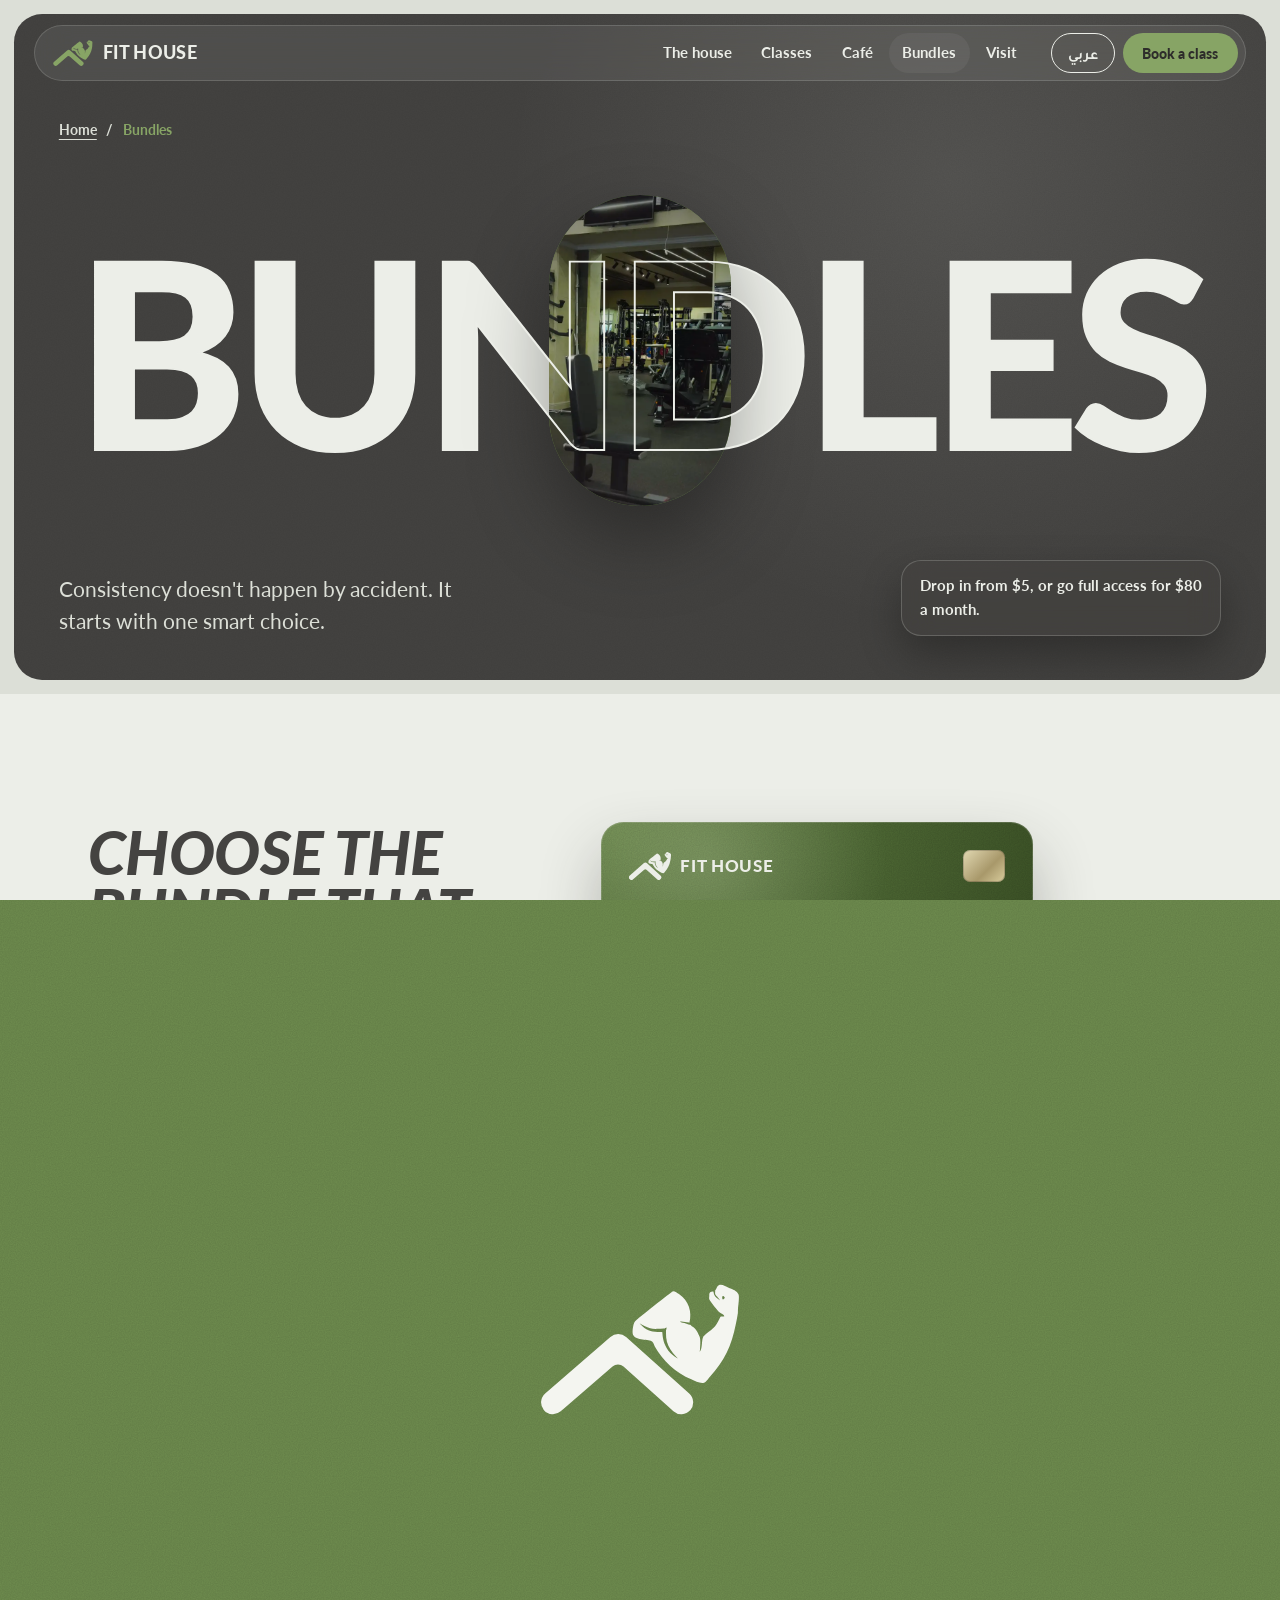
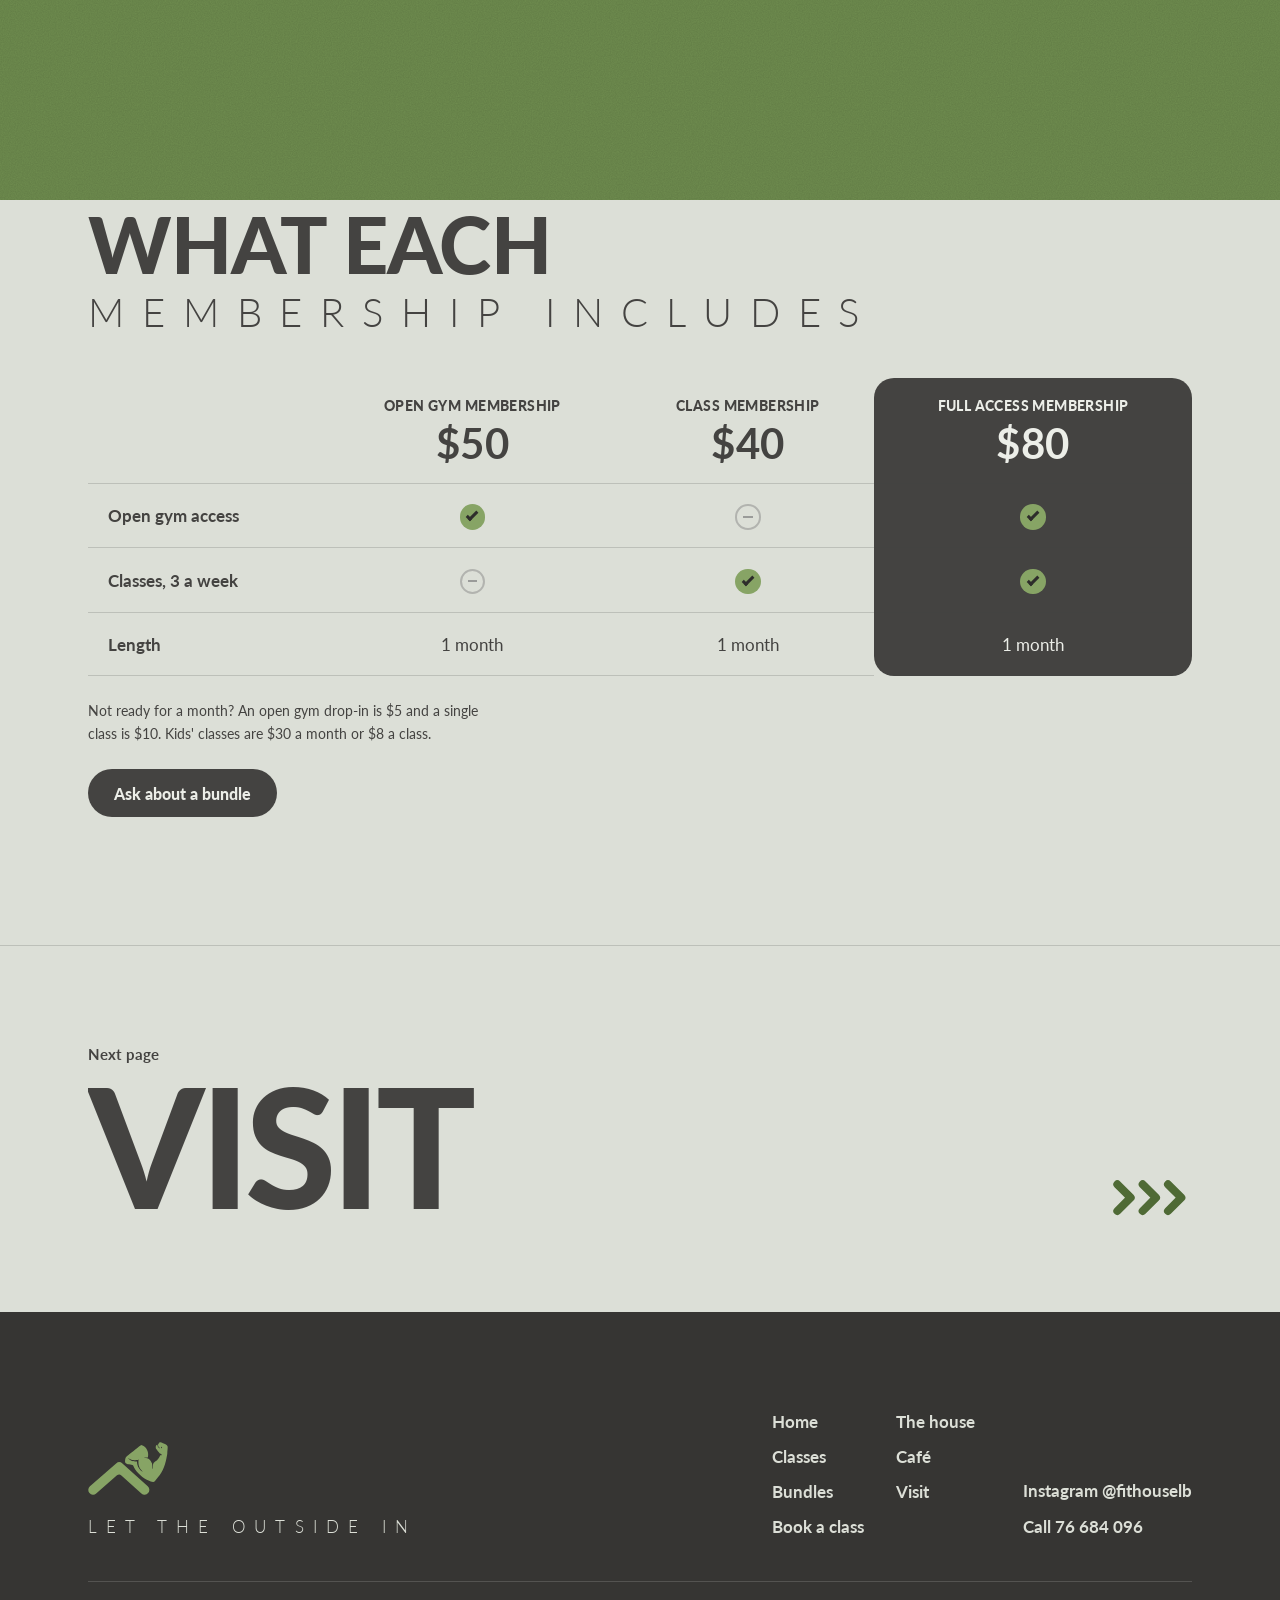
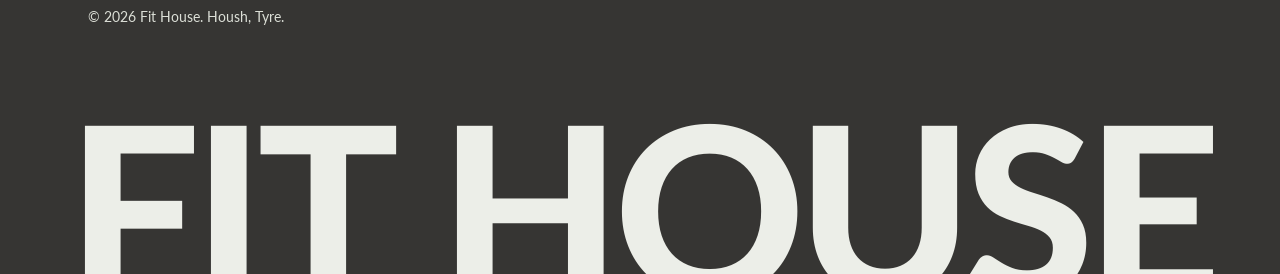
<file: bundles.html>
<!doctype html>
<html lang="en" dir="ltr">
<head>
  <meta charset="utf-8">
  <meta name="viewport" content="width=device-width, initial-scale=1">
  <title>Bundles | Fit House, Housh, Tyre</title>
  <meta name="description" content="Open gym, class and full access memberships for adults, and Muay Thai bundles for kids.">
  <meta name="theme-color" content="#444341">
  <meta property="og:type" content="website">
  <meta property="og:title" content="Bundles | Fit House, Housh, Tyre">
  <meta property="og:description" content="Open gym, class and full access memberships for adults, and Muay Thai bundles for kids.">
  <meta property="og:site_name" content="Fit House">
  <meta property="og:url" content="https://hasankourani.github.io/fithouse/bundles.html">
  <!-- Link previews (WhatsApp, Instagram, X) need the image as a full https address -->
  <meta property="og:image" content="https://hasankourani.github.io/fithouse/assets/img/og-image.jpg">
  <meta property="og:image:type" content="image/jpeg">
  <meta property="og:image:width" content="1200">
  <meta property="og:image:height" content="630">
  <meta property="og:image:alt" content="The Fit House logo beside a window looking out onto trees from the gym floor">
  <meta name="twitter:card" content="summary_large_image">
  <link rel="canonical" href="https://hasankourani.github.io/fithouse/bundles.html">
  <link rel="icon" href="assets/img/favicon.png" type="image/png" sizes="128x128">
  <link rel="icon" href="assets/img/favicon.svg" type="image/svg+xml">
  <link rel="apple-touch-icon" href="assets/img/apple-touch-icon.png">
  <link rel="preconnect" href="https://fonts.googleapis.com">
  <link rel="preconnect" href="https://fonts.gstatic.com" crossorigin>
  <link rel="stylesheet" href="https://fonts.googleapis.com/css2?family=Lato:ital,wght@0,300;0,400;0,700;0,900;1,300;1,700;1,900&family=Tajawal:wght@300;400;700;900&display=swap">
  <link rel="stylesheet" href="assets/css/styles.css?v=17">
  <script>
    // Animations are always on. If the last page left through the curtain, start this one behind it.
    (function () {
      var root = document.documentElement, curtain = null;
      root.classList.add('js', 'motion');
      try { curtain = sessionStorage.getItem('fithouse-curtain'); } catch (e) {}
      if (curtain) root.classList.add('is-arriving');
    })();
  </script>
  <script type="application/ld+json">
  {
    "@context": "https://schema.org",
    "@type": "ExerciseGym",
    "name": "Fit House",
    "slogan": "Let the outside in",
    "telephone": "+961 76 684 096",
    "address": {"@type": "PostalAddress", "streetAddress": "Housh", "addressLocality": "Tyre", "addressCountry": "LB"},
    "geo": {"@type": "GeoCoordinates", "latitude": 33.240566, "longitude": 35.239929},
    "openingHoursSpecification": [
      {"@type": "OpeningHoursSpecification", "dayOfWeek": ["Monday", "Tuesday", "Wednesday", "Thursday", "Friday"], "opens": "08:00", "closes": "22:00"},
      {"@type": "OpeningHoursSpecification", "dayOfWeek": "Saturday", "opens": "13:00", "closes": "18:30"}
    ],
    "sameAs": ["https://www.instagram.com/fithouselb/"]
  }
  </script>
</head>
<body data-page="bundles">
  <!-- comment -->
  <!-- Green curtain that wipes between pages (motion on only). First in the body so it
       covers the page before anything else paints. -->
  <div class="curtain" id="curtain" aria-hidden="true">
    <span class="curtain__mark mark" aria-hidden="true"><span class="mark__roof"></span><span class="mark__fig"></span></span>
  </div>
  <svg class="sprite" aria-hidden="true" focusable="false">
    <defs>
      <path id="leaf" d="M0 0C20-16 58-18 92 0C58 18 20 16 0 0Z" fill="currentColor"/>
    </defs>
    <symbol id="chevrons" viewBox="0 0 30 14">
      <path d="M2 2l5 5-5 5M11.5 2l5 5-5 5M21 2l5 5-5 5" fill="none" stroke="currentColor" stroke-width="3" stroke-linecap="round" stroke-linejoin="round"/>
    </symbol>
    <!-- Leaf shadows that fall across every "outside" surface -->
    <symbol id="leaves" viewBox="0 0 600 800" preserveAspectRatio="xMaxYMin slice">
      <path d="M640-30C540 110 430 230 255 440" fill="none" stroke="currentColor" stroke-width="7" stroke-linecap="round"/>
      <use href="#leaf" transform="translate(588 44) rotate(78) scale(1.15)"/>
      <use href="#leaf" transform="translate(566 74) rotate(172) scale(1.05)"/>
      <use href="#leaf" transform="translate(505 148) rotate(66) scale(1.3)"/>
      <use href="#leaf" transform="translate(482 176) rotate(186) scale(1.15)"/>
      <use href="#leaf" transform="translate(424 238) rotate(58) scale(1.4)"/>
      <use href="#leaf" transform="translate(398 266) rotate(192) scale(1.25)"/>
      <use href="#leaf" transform="translate(344 330) rotate(74) scale(1.2)"/>
      <use href="#leaf" transform="translate(312 362) rotate(176) scale(1.3)"/>
      <use href="#leaf" transform="translate(262 430) rotate(128) scale(1.25)"/>
      <path d="M-30 830C70 710 160 650 310 600" fill="none" stroke="currentColor" stroke-width="6" stroke-linecap="round"/>
      <use href="#leaf" transform="translate(40 760) rotate(-62) scale(1.1)"/>
      <use href="#leaf" transform="translate(62 746) rotate(22) scale(1.05)"/>
      <use href="#leaf" transform="translate(122 690) rotate(-72) scale(1.25)"/>
      <use href="#leaf" transform="translate(146 678) rotate(12) scale(1.15)"/>
      <use href="#leaf" transform="translate(204 644) rotate(-48) scale(1.2)"/>
      <use href="#leaf" transform="translate(230 634) rotate(30) scale(1.1)"/>
      <use href="#leaf" transform="translate(304 602) rotate(-16) scale(1.2)"/>
    </symbol>
  </svg>

  <a class="skip" href="#content" data-i18n="skip">Skip to content</a>

  <header class="nav" id="nav">
    <div class="nav__bar">
      <a class="brand" href="index.html" data-i18n-attr="aria-label:brand.label" aria-label="Fit House home">
        <span class="brand__mark mark" aria-hidden="true"><span class="mark__roof"></span><span class="mark__fig"></span></span>
        <span class="brand__word" lang="en">Fit House</span>
      </a>
      <nav class="nav__links" id="nav-links" data-i18n-attr="aria-label:nav.label" aria-label="Main">
        <a href="house.html" data-i18n="nav.house">The house</a>
        <a href="classes.html" data-i18n="nav.classes">Classes</a>
        <a href="cafe.html" data-i18n="nav.cafe">Café</a>
        <a href="bundles.html" aria-current="page" data-i18n="nav.bundles">Bundles</a>
        <a href="visit.html" data-i18n="nav.visit">Visit</a>
        <a class="nav__links-book" href="book.html" data-i18n="nav.book">Book a class</a>
      </nav>
      <div class="nav__actions">
        <button class="lang" type="button" id="lang-toggle" lang="ar">عربي</button>
        <a class="btn btn--moss btn--small nav__book" href="book.html" data-i18n="nav.book">Book a class</a>
        <button class="nav__menu" type="button" id="nav-menu" aria-expanded="false" aria-controls="nav-links" data-i18n="nav.menu">Menu</button>
      </div>
      <!-- Scroll progress under the pill, with the logo figure running along it -->
      <div class="progress" id="progress" aria-hidden="true">
        <span class="progress__bar"></span>
        <span class="progress__runner mark" aria-hidden="true"><span class="mark__roof"></span><span class="mark__fig"></span></span>
      </div>
    </div>
  </header>

  <main id="content">
    <section class="phero" aria-labelledby="page-title">
      <div class="phero__frame">
        <div class="phero__inner">
          <nav class="phero__crumb" data-i18n-attr="aria-label:crumb.label" aria-label="Breadcrumb">
            <a href="index.html" data-i18n="nav.home">Home</a><span aria-hidden="true">/</span><span aria-current="page" data-i18n="nav.bundles">Bundles</span>
          </nav>
          <h1 class="phero__word" id="page-title" data-i18n="page.bundles">Bundles</h1>
          <span class="phero__word phero__word--line" aria-hidden="true" data-i18n="page.bundles">Bundles</span>
          <div class="phero__window outside">
            <img src="assets/img/photos/gym-racks.webp" alt="" width="800" height="900" fetchpriority="high">
          </div>
          <p class="phero__lede" data-i18n="bundles.intro">Consistency doesn't happen by accident. It starts with one smart choice.</p>
          <p class="phero__card glass" data-i18n="bundles.card">Drop in from $5, or go full access for $80 a month.</p>
        </div>
      </div>
    </section>

<section class="section section--tint" id="bundles" aria-labelledby="bundles-title">
      <div class="wrap bundles">
        <div class="bundles__intro">
          <h2 class="title title--italic" id="bundles-title">
            <span class="title__black" data-i18n="bundles.title">Choose the bundle that fits you</span>
          </h2>
          <div class="seg" role="tablist" data-i18n-attr="aria-label:bundles.tabs" aria-label="Bundles for">
            <button class="seg__btn" type="button" role="tab" id="tab-adults" aria-controls="panel-adults" aria-selected="true" data-i18n="bundles.adults">Adults</button>
            <button class="seg__btn" type="button" role="tab" id="tab-kids" aria-controls="panel-kids" aria-selected="false" tabindex="-1" data-i18n="bundles.kids">Kids</button>
          </div>
          <p class="note" data-i18n="bundles.help">Not sure which one fits? Send us a message and we'll help you pick.</p>
          <a class="btn btn--dark" href="book.html?pick=bundle" data-i18n="bundles.ask">Ask about a bundle</a>
        </div>

        <div class="bundles__lists">
          <div class="panel" id="panel-adults" role="tabpanel" aria-labelledby="tab-adults">
            <!-- Full access as a membership card that tilts toward the pointer -->
            <article class="pass" id="pass">
              <span class="pass__glare" aria-hidden="true"></span>
              <div class="pass__head">
                <span class="pass__mark mark" aria-hidden="true"><span class="mark__roof"></span><span class="mark__fig"></span></span>
                <span class="pass__brand" lang="en">Fit House</span>
                <span class="pass__chip" aria-hidden="true"></span>
              </div>
              <h3 class="pass__tier" data-i18n="price.full">Full access membership</h3>
              <p class="pass__price"><data class="price" value="80">$80</data> <span data-i18n="pass.month">a month</span></p>
              <p class="pass__detail" data-i18n="price.fullDetail">Open gym and classes.</p>
              <p class="pass__tag" lang="en" aria-hidden="true">Let the outside in</p>
            </article>
            <ul class="prices">
              <li>
                <div><h3 data-i18n="price.gym">Open gym membership</h3><p data-i18n="price.month">1 month</p></div>
                <data class="price" value="50">$50</data>
              </li>
              <li>
                <div><h3 data-i18n="price.dropin">Open gym drop-in</h3><p data-i18n="price.session">1 session</p></div>
                <data class="price" value="5">$5</data>
              </li>
              <li>
                <div><h3 data-i18n="price.classes">Class membership</h3><p data-i18n="price.monthly3">Monthly, 3 classes a week</p></div>
                <data class="price" value="40">$40</data>
              </li>
              <li>
                <div><h3 data-i18n="price.single">Single class pass</h3><p data-i18n="price.oneClass">1 class</p></div>
                <data class="price" value="10">$10</data>
              </li>
            </ul>
          </div>
          <div class="panel" id="panel-kids" role="tabpanel" aria-labelledby="tab-kids">
            <ul class="prices">
              <li>
                <div><h3 data-i18n="price.classes">Class membership</h3><p data-i18n="price.monthly3">Monthly, 3 classes a week</p></div>
                <data class="price" value="30">$30</data>
              </li>
              <li>
                <div><h3 data-i18n="price.single">Single class pass</h3><p data-i18n="price.oneClass">1 class</p></div>
                <data class="price" value="8">$8</data>
              </li>
            </ul>
            <p class="note" data-i18n="bundles.kidsNote">Kids join classes only.</p>
          </div>
        </div>
      </div>
    </section>

    <section class="section" aria-labelledby="compare-title">
      <div class="wrap">
        <h2 class="title" id="compare-title">
          <span class="title__black" data-i18n="compare.title1">What each</span>
          <span class="title__light" data-i18n="compare.title2">membership includes</span>
        </h2>
        <div class="compare" role="region" tabindex="0" aria-labelledby="compare-title">
          <table>
            <thead>
              <tr>
                <td></td>
                <th scope="col"><span data-i18n="price.gym">Open gym membership</span><strong>$50</strong></th>
                <th scope="col"><span data-i18n="price.classes">Class membership</span><strong>$40</strong></th>
                <th scope="col" class="compare__best"><span data-i18n="price.full">Full access membership</span><strong>$80</strong></th>
              </tr>
            </thead>
            <tbody>
              <tr>
                <th scope="row" data-i18n="compare.gym">Open gym access</th>
                <td><span class="yes" data-i18n-attr="aria-label:compare.yes" aria-label="Included"></span></td>
                <td><span class="no" data-i18n-attr="aria-label:compare.no" aria-label="Not included"></span></td>
                <td class="compare__best"><span class="yes" data-i18n-attr="aria-label:compare.yes" aria-label="Included"></span></td>
              </tr>
              <tr>
                <th scope="row" data-i18n="compare.classes">Classes, 3 a week</th>
                <td><span class="no" data-i18n-attr="aria-label:compare.no" aria-label="Not included"></span></td>
                <td><span class="yes" data-i18n-attr="aria-label:compare.yes" aria-label="Included"></span></td>
                <td class="compare__best"><span class="yes" data-i18n-attr="aria-label:compare.yes" aria-label="Included"></span></td>
              </tr>
              <tr>
                <th scope="row" data-i18n="compare.length">Length</th>
                <td data-i18n="price.month">1 month</td>
                <td data-i18n="price.month">1 month</td>
                <td class="compare__best" data-i18n="price.month">1 month</td>
              </tr>
            </tbody>
          </table>
        </div>
        <p class="note" data-i18n="compare.note">Not ready for a month? An open gym drop-in is $5 and a single class is $10. Kids' classes are $30 a month or $8 a class.</p>
        <a class="btn btn--dark" href="book.html?pick=bundle" data-magnetic data-i18n="bundles.ask">Ask about a bundle</a>
      </div>
    </section>

    <a class="next-page" href="visit.html">
      <span class="next-page__label" data-i18n="next.label">Next page</span>
      <span class="next-page__word" data-i18n="page.visit">Visit</span>
      <svg class="next-page__go" aria-hidden="true"><use href="#chevrons"/></svg>
    </a>
  </main>

  <footer class="footer">
    <div class="wrap footer__grid">
      <div class="footer__brand" lang="en">
        <span class="footer__mark mark" aria-hidden="true"><span class="mark__roof"></span><span class="mark__fig"></span></span>
        <p class="footer__tag">Let the outside in</p>
      </div>
      <nav class="footer__pages" data-i18n-attr="aria-label:footer.pages" aria-label="All pages">
        <a href="index.html" data-i18n="nav.home">Home</a>
        <a href="house.html" data-i18n="nav.house">The house</a>
        <a href="classes.html" data-i18n="nav.classes">Classes</a>
        <a href="cafe.html" data-i18n="nav.cafe">Café</a>
        <a href="bundles.html" data-i18n="nav.bundles">Bundles</a>
        <a href="visit.html" data-i18n="nav.visit">Visit</a>
        <a href="book.html" data-i18n="nav.book">Book a class</a>
      </nav>
      <ul class="footer__links">
        <li><a href="https://www.instagram.com/fithouselb/" target="_blank" rel="noopener">Instagram <span lang="en" dir="ltr">@fithouselb</span></a></li>
        <li><a href="tel:+96176684096"><span data-i18n="footer.call">Call</span> <span dir="ltr">76 684 096</span></a></li>
      </ul>
      <div class="footer__legal">
        <p data-i18n="footer.legal">© 2026 Fit House. Housh, Tyre.</p>
      </div>
    </div>
    <!-- Edge-to-edge wordmark; its letters wave on hover -->
    <p class="footer__word" id="footer-word" lang="en">Fit House</p>
  </footer>

  <!-- Cursor ring that follows the mouse (motion on, mouse only) -->
  <div class="cursor" id="cursor" aria-hidden="true"><span class="cursor__ring"></span><span class="cursor__dot"></span></div>

  <script src="assets/js/main.js?v=17" defer></script>
</body>
</html>
</file>
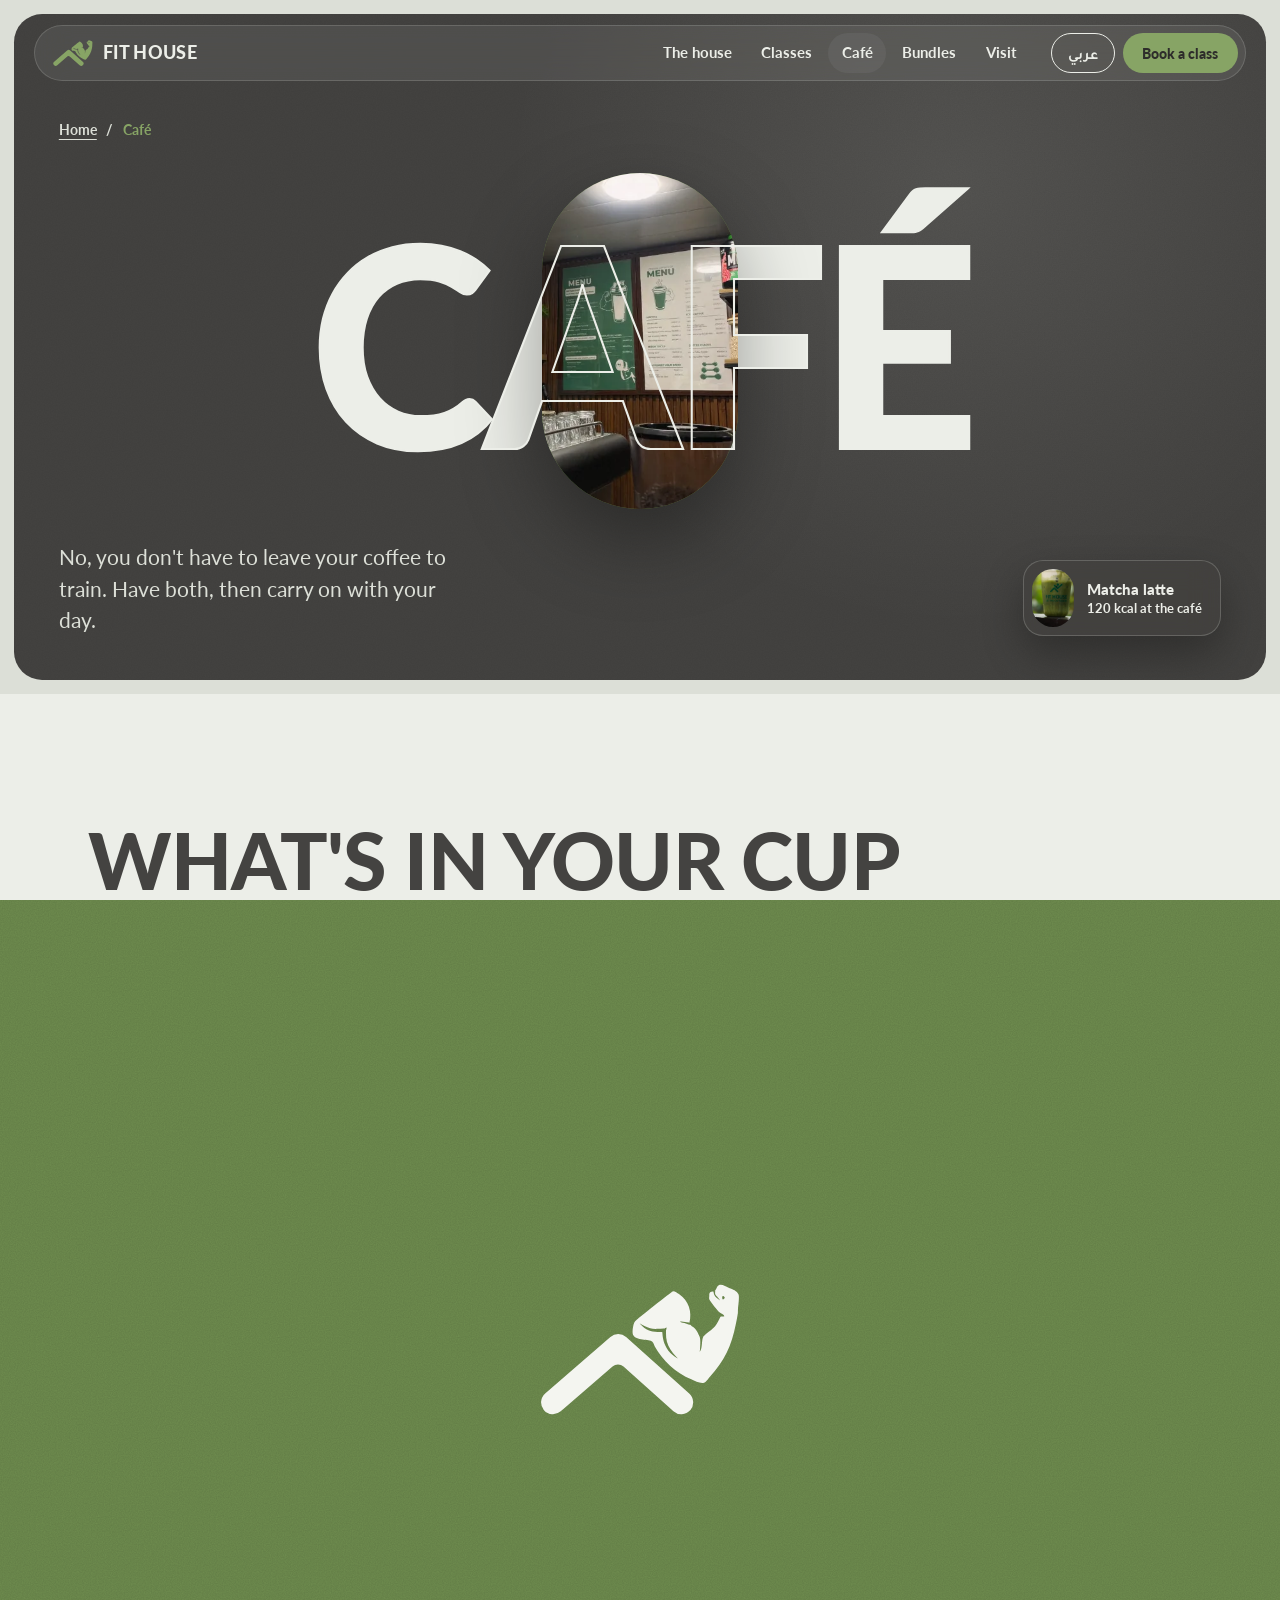
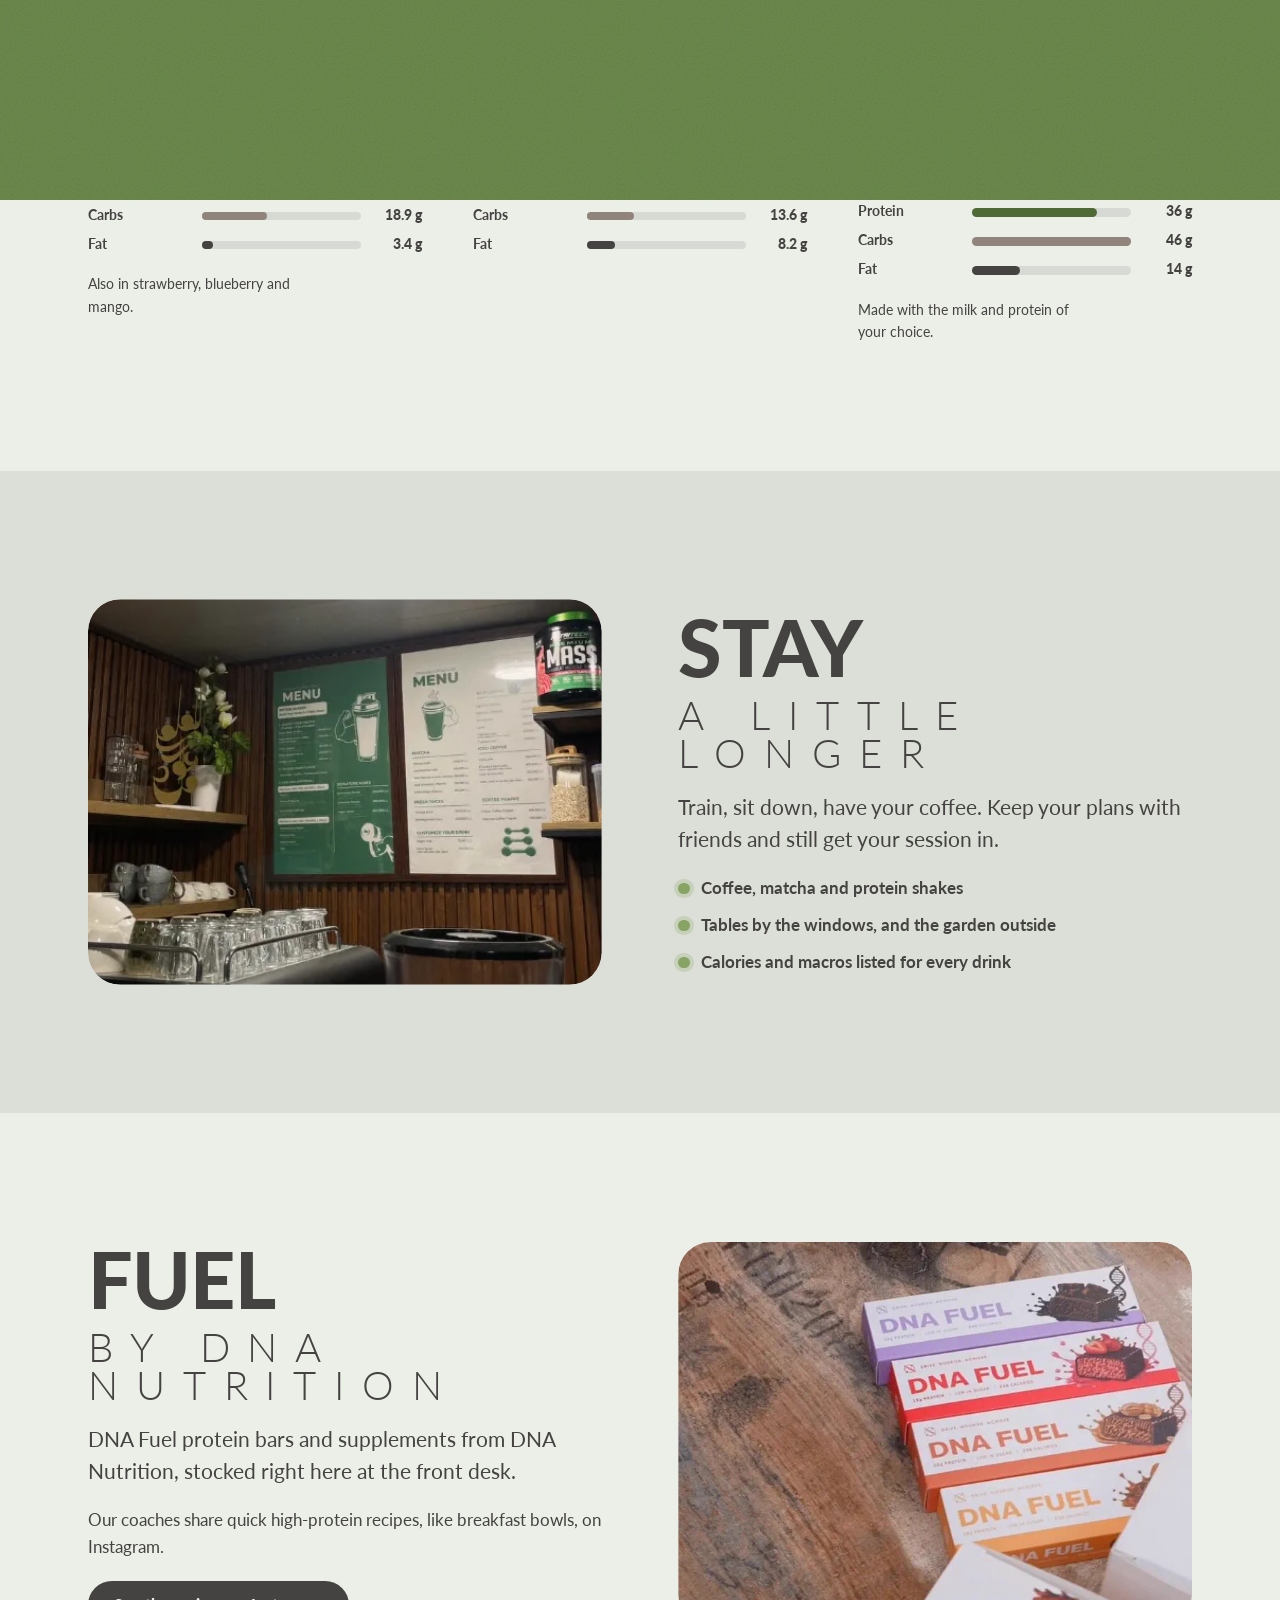
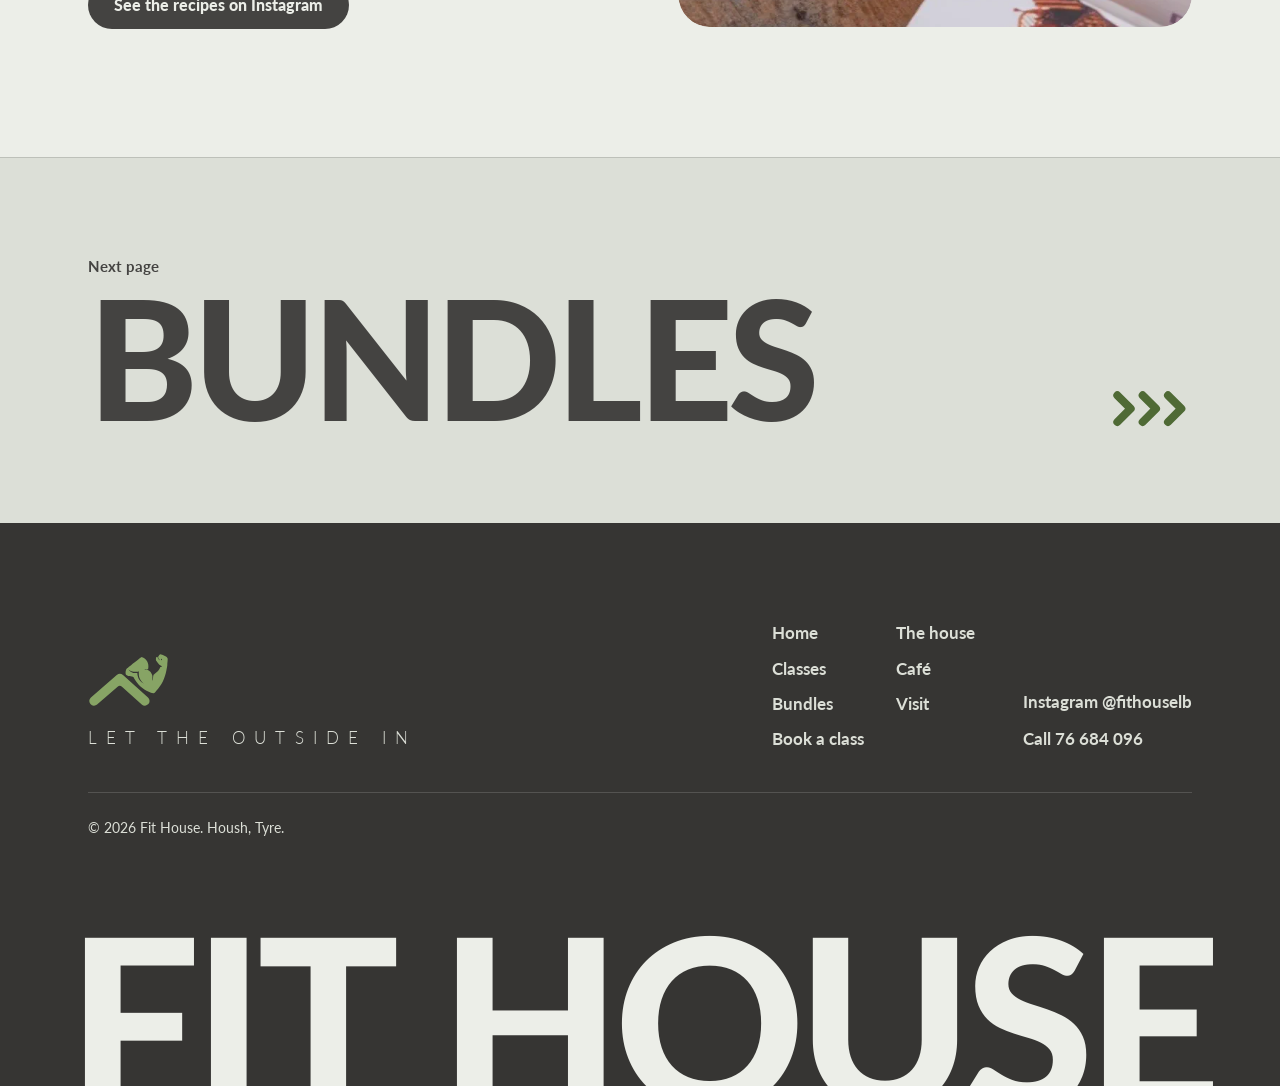
<file: cafe.html>
<!doctype html>
<html lang="en" dir="ltr">
<head>
  <meta charset="utf-8">
  <meta name="viewport" content="width=device-width, initial-scale=1">
  <title>Café | Fit House, Housh, Tyre</title>
  <meta name="description" content="Coffee, matcha and protein shakes with the calories and macros for every drink, plus DNA Nutrition supplements.">
  <meta name="theme-color" content="#444341">
  <meta property="og:type" content="website">
  <meta property="og:title" content="Café | Fit House, Housh, Tyre">
  <meta property="og:description" content="Coffee, matcha and protein shakes with the calories and macros for every drink, plus DNA Nutrition supplements.">
  <meta property="og:site_name" content="Fit House">
  <meta property="og:url" content="https://hasankourani.github.io/fithouse/cafe.html">
  <!-- Link previews (WhatsApp, Instagram, X) need the image as a full https address -->
  <meta property="og:image" content="https://hasankourani.github.io/fithouse/assets/img/og-image.jpg">
  <meta property="og:image:type" content="image/jpeg">
  <meta property="og:image:width" content="1200">
  <meta property="og:image:height" content="630">
  <meta property="og:image:alt" content="The Fit House logo beside a window looking out onto trees from the gym floor">
  <meta name="twitter:card" content="summary_large_image">
  <link rel="canonical" href="https://hasankourani.github.io/fithouse/cafe.html">
  <link rel="icon" href="assets/img/favicon.png" type="image/png" sizes="128x128">
  <link rel="icon" href="assets/img/favicon.svg" type="image/svg+xml">
  <link rel="apple-touch-icon" href="assets/img/apple-touch-icon.png">
  <link rel="preconnect" href="https://fonts.googleapis.com">
  <link rel="preconnect" href="https://fonts.gstatic.com" crossorigin>
  <link rel="stylesheet" href="https://fonts.googleapis.com/css2?family=Lato:ital,wght@0,300;0,400;0,700;0,900;1,300;1,700;1,900&family=Tajawal:wght@300;400;700;900&display=swap">
  <link rel="stylesheet" href="assets/css/styles.css?v=17">
  <script>
    // Animations are always on. If the last page left through the curtain, start this one behind it.
    (function () {
      var root = document.documentElement, curtain = null;
      root.classList.add('js', 'motion');
      try { curtain = sessionStorage.getItem('fithouse-curtain'); } catch (e) {}
      if (curtain) root.classList.add('is-arriving');
    })();
  </script>
  <script type="application/ld+json">
  {
    "@context": "https://schema.org",
    "@type": "ExerciseGym",
    "name": "Fit House",
    "slogan": "Let the outside in",
    "telephone": "+961 76 684 096",
    "address": {"@type": "PostalAddress", "streetAddress": "Housh", "addressLocality": "Tyre", "addressCountry": "LB"},
    "geo": {"@type": "GeoCoordinates", "latitude": 33.240566, "longitude": 35.239929},
    "openingHoursSpecification": [
      {"@type": "OpeningHoursSpecification", "dayOfWeek": ["Monday", "Tuesday", "Wednesday", "Thursday", "Friday"], "opens": "08:00", "closes": "22:00"},
      {"@type": "OpeningHoursSpecification", "dayOfWeek": "Saturday", "opens": "13:00", "closes": "18:30"}
    ],
    "sameAs": ["https://www.instagram.com/fithouselb/"]
  }
  </script>
</head>
<body data-page="cafe">
  <!-- comment -->
  <!-- Green curtain that wipes between pages (motion on only). First in the body so it
       covers the page before anything else paints. -->
  <div class="curtain" id="curtain" aria-hidden="true">
    <span class="curtain__mark mark" aria-hidden="true"><span class="mark__roof"></span><span class="mark__fig"></span></span>
  </div>
  <svg class="sprite" aria-hidden="true" focusable="false">
    <defs>
      <path id="leaf" d="M0 0C20-16 58-18 92 0C58 18 20 16 0 0Z" fill="currentColor"/>
    </defs>
    <symbol id="chevrons" viewBox="0 0 30 14">
      <path d="M2 2l5 5-5 5M11.5 2l5 5-5 5M21 2l5 5-5 5" fill="none" stroke="currentColor" stroke-width="3" stroke-linecap="round" stroke-linejoin="round"/>
    </symbol>
    <!-- Leaf shadows that fall across every "outside" surface -->
    <symbol id="leaves" viewBox="0 0 600 800" preserveAspectRatio="xMaxYMin slice">
      <path d="M640-30C540 110 430 230 255 440" fill="none" stroke="currentColor" stroke-width="7" stroke-linecap="round"/>
      <use href="#leaf" transform="translate(588 44) rotate(78) scale(1.15)"/>
      <use href="#leaf" transform="translate(566 74) rotate(172) scale(1.05)"/>
      <use href="#leaf" transform="translate(505 148) rotate(66) scale(1.3)"/>
      <use href="#leaf" transform="translate(482 176) rotate(186) scale(1.15)"/>
      <use href="#leaf" transform="translate(424 238) rotate(58) scale(1.4)"/>
      <use href="#leaf" transform="translate(398 266) rotate(192) scale(1.25)"/>
      <use href="#leaf" transform="translate(344 330) rotate(74) scale(1.2)"/>
      <use href="#leaf" transform="translate(312 362) rotate(176) scale(1.3)"/>
      <use href="#leaf" transform="translate(262 430) rotate(128) scale(1.25)"/>
      <path d="M-30 830C70 710 160 650 310 600" fill="none" stroke="currentColor" stroke-width="6" stroke-linecap="round"/>
      <use href="#leaf" transform="translate(40 760) rotate(-62) scale(1.1)"/>
      <use href="#leaf" transform="translate(62 746) rotate(22) scale(1.05)"/>
      <use href="#leaf" transform="translate(122 690) rotate(-72) scale(1.25)"/>
      <use href="#leaf" transform="translate(146 678) rotate(12) scale(1.15)"/>
      <use href="#leaf" transform="translate(204 644) rotate(-48) scale(1.2)"/>
      <use href="#leaf" transform="translate(230 634) rotate(30) scale(1.1)"/>
      <use href="#leaf" transform="translate(304 602) rotate(-16) scale(1.2)"/>
    </symbol>
  </svg>

  <a class="skip" href="#content" data-i18n="skip">Skip to content</a>

  <header class="nav" id="nav">
    <div class="nav__bar">
      <a class="brand" href="index.html" data-i18n-attr="aria-label:brand.label" aria-label="Fit House home">
        <span class="brand__mark mark" aria-hidden="true"><span class="mark__roof"></span><span class="mark__fig"></span></span>
        <span class="brand__word" lang="en">Fit House</span>
      </a>
      <nav class="nav__links" id="nav-links" data-i18n-attr="aria-label:nav.label" aria-label="Main">
        <a href="house.html" data-i18n="nav.house">The house</a>
        <a href="classes.html" data-i18n="nav.classes">Classes</a>
        <a href="cafe.html" aria-current="page" data-i18n="nav.cafe">Café</a>
        <a href="bundles.html" data-i18n="nav.bundles">Bundles</a>
        <a href="visit.html" data-i18n="nav.visit">Visit</a>
        <a class="nav__links-book" href="book.html" data-i18n="nav.book">Book a class</a>
      </nav>
      <div class="nav__actions">
        <button class="lang" type="button" id="lang-toggle" lang="ar">عربي</button>
        <a class="btn btn--moss btn--small nav__book" href="book.html" data-i18n="nav.book">Book a class</a>
        <button class="nav__menu" type="button" id="nav-menu" aria-expanded="false" aria-controls="nav-links" data-i18n="nav.menu">Menu</button>
      </div>
      <!-- Scroll progress under the pill, with the logo figure running along it -->
      <div class="progress" id="progress" aria-hidden="true">
        <span class="progress__bar"></span>
        <span class="progress__runner mark" aria-hidden="true"><span class="mark__roof"></span><span class="mark__fig"></span></span>
      </div>
    </div>
  </header>

  <main id="content">
    <section class="phero" aria-labelledby="page-title">
      <div class="phero__frame">
        <div class="phero__inner">
          <nav class="phero__crumb" data-i18n-attr="aria-label:crumb.label" aria-label="Breadcrumb">
            <a href="index.html" data-i18n="nav.home">Home</a><span aria-hidden="true">/</span><span aria-current="page" data-i18n="nav.cafe">Café</span>
          </nav>
          <h1 class="phero__word" id="page-title" data-i18n="page.cafe">Café</h1>
          <span class="phero__word phero__word--line" aria-hidden="true" data-i18n="page.cafe">Café</span>
          <div class="phero__window phero__window--cafe outside">
            <img src="assets/img/photos/cafe-counter.webp" alt="" width="485" height="526" fetchpriority="high">
          </div>
          <p class="phero__lede" data-i18n="cafe.intro">No, you don't have to leave your coffee to train. Have both, then carry on with your day.</p>
          <a class="phero__card phero__card--drink glass" href="#menu">
            <img src="assets/img/photos/drink-matcha.webp" alt="" width="460" height="806">
            <span class="hero__drink-text">
              <strong data-i18n="hero.drink">Matcha latte</strong>
              <span data-i18n="hero.drinkNote">120 kcal at the café</span>
            </span>
          </a>
        </div>
      </div>
    </section>

    <section class="section section--tint" id="menu" aria-labelledby="cups-title">
      <div class="wrap">
        <h2 class="title" id="cups-title">
          <span class="title__black" data-i18n="cups.title1">What's in your cup</span>
          <span class="title__light" data-i18n="cups.title2">matters too</span>
        </h2>
        <p class="lede" data-i18n="cups.lede">The Fit House café lists the calories and macros for every drink, from coffee to protein shakes.</p>
        <ul class="cups">
          <li class="cup">
            <img class="cup__photo" src="assets/img/photos/drink-matcha.webp" width="460" height="806" loading="lazy" decoding="async"
              alt="Matcha latte with cold foam in a Fit House cup" data-i18n-attr="alt:photo.matcha">
            <h3 data-i18n="cup.matcha">Matcha latte with cold foam</h3>
            <p class="cup__kcal"><span class="count" data-to="120">120</span> kcal</p>
            <dl class="macros" style="--max: 46">
              <div style="--g: 4.1"><dt data-i18n="macro.protein">Protein</dt><dd>4.1 g</dd></div>
              <div style="--g: 18.9"><dt data-i18n="macro.carbs">Carbs</dt><dd>18.9 g</dd></div>
              <div style="--g: 3.4"><dt data-i18n="macro.fat">Fat</dt><dd>3.4 g</dd></div>
            </dl>
            <p data-i18n="cup.matchaNote">Also in strawberry, blueberry and mango.</p>
          </li>
          <li class="cup">
            <img class="cup__photo" src="assets/img/photos/drink-raspberry.webp" width="460" height="806" loading="lazy" decoding="async"
              alt="Raspberry shake in a Fit House cup" data-i18n-attr="alt:photo.raspberry">
            <h3 data-i18n="cup.raspberry">Raspberry shake</h3>
            <p class="cup__kcal"><span class="count" data-to="247">247</span> kcal</p>
            <dl class="macros" style="--max: 46">
              <div style="--g: 30.5"><dt data-i18n="macro.protein">Protein</dt><dd>30.5 g</dd></div>
              <div style="--g: 13.6"><dt data-i18n="macro.carbs">Carbs</dt><dd>13.6 g</dd></div>
              <div style="--g: 8.2"><dt data-i18n="macro.fat">Fat</dt><dd>8.2 g</dd></div>
            </dl>
          </li>
          <li class="cup">
            <img class="cup__photo" src="assets/img/photos/drink-peanut.webp" width="460" height="804" loading="lazy" decoding="async"
              alt="Peanut butter and banana protein shake in a Fit House cup" data-i18n-attr="alt:photo.peanut">
            <h3 data-i18n="cup.peanut">Peanut butter and banana protein shake</h3>
            <p class="cup__kcal"><span class="count" data-to="455">455</span> kcal</p>
            <dl class="macros" style="--max: 46">
              <div style="--g: 36"><dt data-i18n="macro.protein">Protein</dt><dd>36 g</dd></div>
              <div style="--g: 46"><dt data-i18n="macro.carbs">Carbs</dt><dd>46 g</dd></div>
              <div style="--g: 14"><dt data-i18n="macro.fat">Fat</dt><dd>14 g</dd></div>
            </dl>
            <p data-i18n="cup.peanutNote">Made with the milk and protein of your choice.</p>
          </li>
        </ul>
      </div>
    </section>

    <section class="section split" aria-labelledby="stay-title">
      <div class="wrap split__grid">
        <img class="split__photo" src="assets/img/photos/cafe-counter.webp" width="485" height="526" loading="lazy" decoding="async"
          alt="The café counter, with two menu boards above the espresso machine" data-i18n-attr="alt:photo.cafe">
        <div class="split__body">
          <h2 class="title" id="stay-title">
            <span class="title__black" data-i18n="stay.title1">Stay</span>
            <span class="title__light" data-i18n="stay.title2">a little longer</span>
          </h2>
          <p class="lede" data-i18n="stay.lede">Train, sit down, have your coffee. Keep your plans with friends and still get your session in.</p>
          <ul class="ticks">
            <li data-i18n="stay.1">Coffee, matcha and protein shakes</li>
            <li data-i18n="stay.2">Tables by the windows, and the garden outside</li>
            <li data-i18n="stay.3">Calories and macros listed for every drink</li>
          </ul>
        </div>
      </div>
    </section>

    <section class="section section--tint split split--flip" aria-labelledby="fuel-title">
      <div class="wrap split__grid">
        <img class="split__photo" src="assets/img/photos/fuel.webp" width="720" height="540" loading="lazy" decoding="async"
          alt="DNA Fuel protein bars and Greek yogurt on a wooden table" data-i18n-attr="alt:photo.fuel">
        <div class="split__body">
          <h2 class="title" id="fuel-title">
            <span class="title__black" lang="en">Fuel</span>
            <span class="title__light" data-i18n="fuel.title2">by DNA Nutrition</span>
          </h2>
          <p class="lede" data-i18n="fuel.lede">DNA Fuel protein bars and supplements from DNA Nutrition, stocked right here at the front desk.</p>
          <p data-i18n="fuel.recipes">Our coaches share quick high-protein recipes, like breakfast bowls, on Instagram.</p>
          <a class="btn btn--dark" href="https://www.instagram.com/fithouselb/" target="_blank" rel="noopener" data-magnetic data-i18n="fuel.ig">See the recipes on Instagram</a>
        </div>
      </div>
    </section>

    <a class="next-page" href="bundles.html">
      <span class="next-page__label" data-i18n="next.label">Next page</span>
      <span class="next-page__word" data-i18n="page.bundles">Bundles</span>
      <svg class="next-page__go" aria-hidden="true"><use href="#chevrons"/></svg>
    </a>
  </main>

  <footer class="footer">
    <div class="wrap footer__grid">
      <div class="footer__brand" lang="en">
        <span class="footer__mark mark" aria-hidden="true"><span class="mark__roof"></span><span class="mark__fig"></span></span>
        <p class="footer__tag">Let the outside in</p>
      </div>
      <nav class="footer__pages" data-i18n-attr="aria-label:footer.pages" aria-label="All pages">
        <a href="index.html" data-i18n="nav.home">Home</a>
        <a href="house.html" data-i18n="nav.house">The house</a>
        <a href="classes.html" data-i18n="nav.classes">Classes</a>
        <a href="cafe.html" data-i18n="nav.cafe">Café</a>
        <a href="bundles.html" data-i18n="nav.bundles">Bundles</a>
        <a href="visit.html" data-i18n="nav.visit">Visit</a>
        <a href="book.html" data-i18n="nav.book">Book a class</a>
      </nav>
      <ul class="footer__links">
        <li><a href="https://www.instagram.com/fithouselb/" target="_blank" rel="noopener">Instagram <span lang="en" dir="ltr">@fithouselb</span></a></li>
        <li><a href="tel:+96176684096"><span data-i18n="footer.call">Call</span> <span dir="ltr">76 684 096</span></a></li>
      </ul>
      <div class="footer__legal">
        <p data-i18n="footer.legal">© 2026 Fit House. Housh, Tyre.</p>
      </div>
    </div>
    <!-- Edge-to-edge wordmark; its letters wave on hover -->
    <p class="footer__word" id="footer-word" lang="en">Fit House</p>
  </footer>

  <!-- Cursor ring that follows the mouse (motion on, mouse only) -->
  <div class="cursor" id="cursor" aria-hidden="true"><span class="cursor__ring"></span><span class="cursor__dot"></span></div>

  <script src="assets/js/main.js?v=17" defer></script>
</body>
</html>
</file>
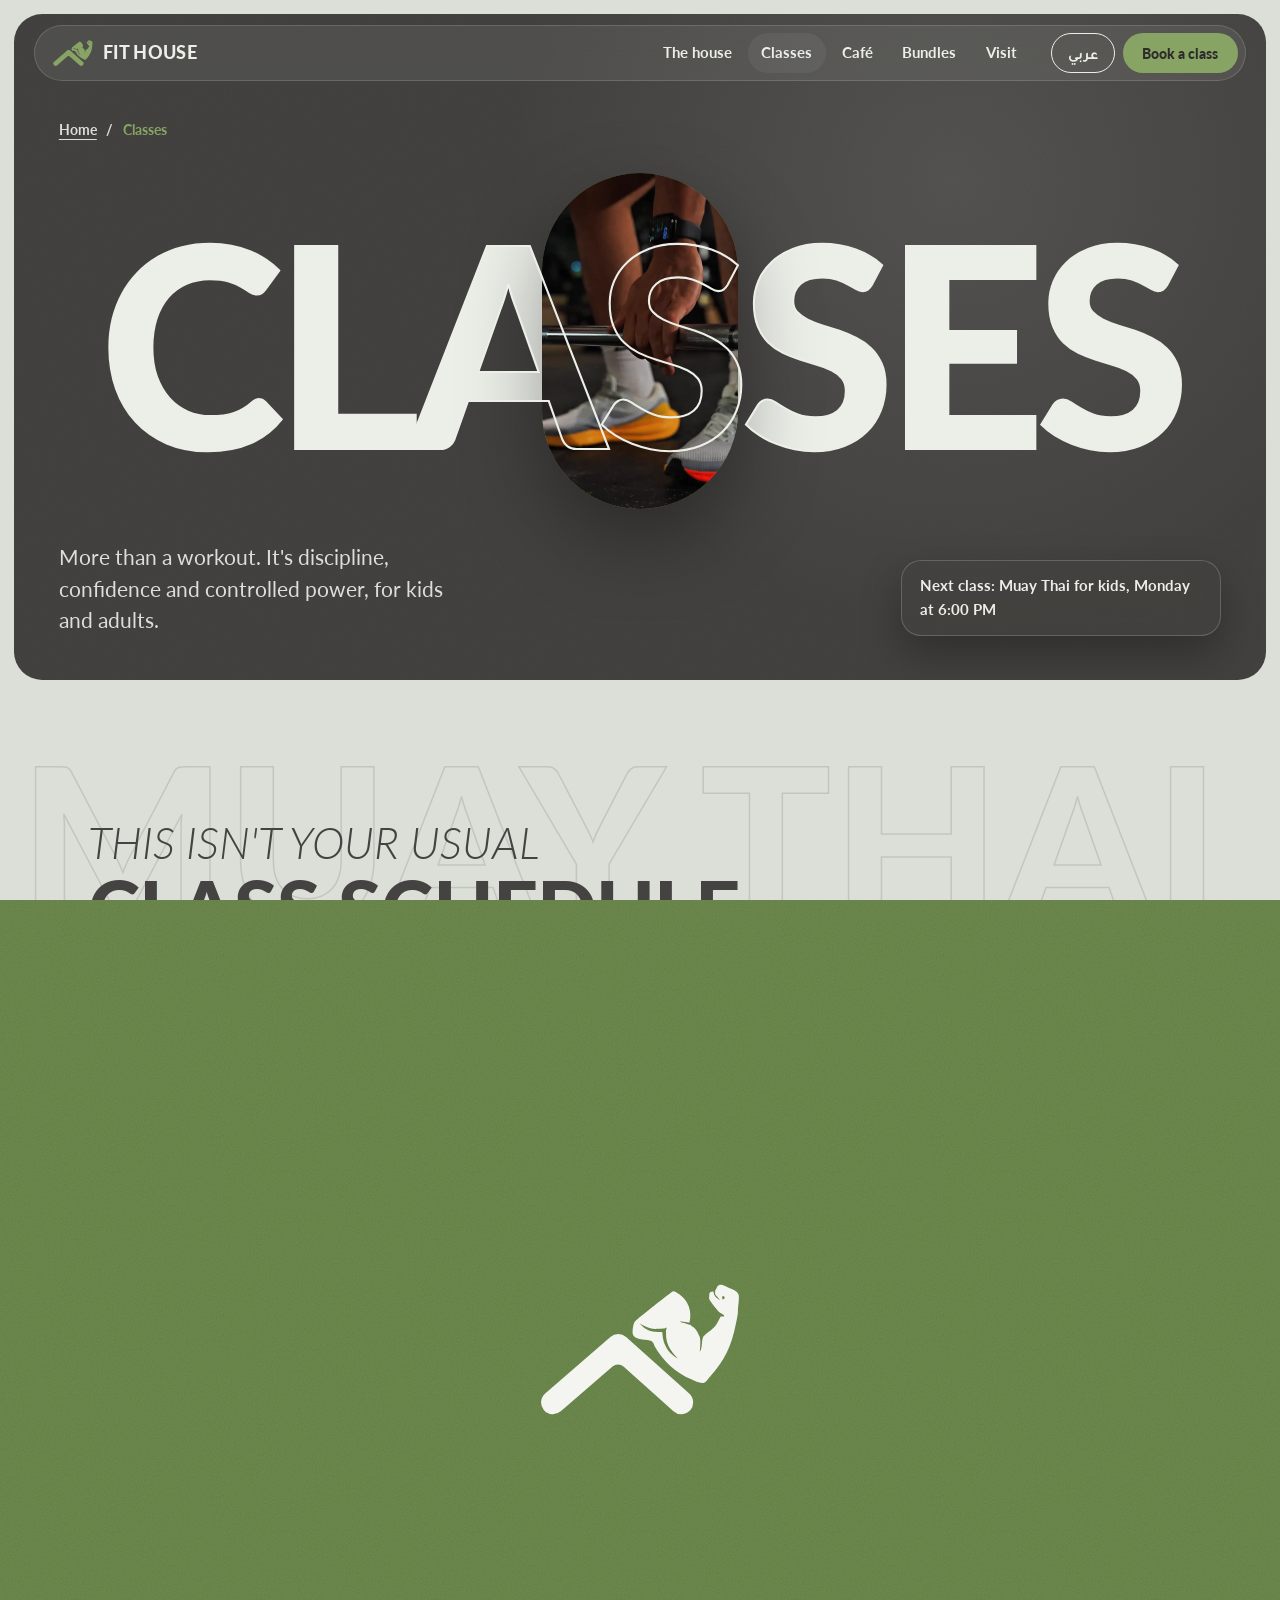
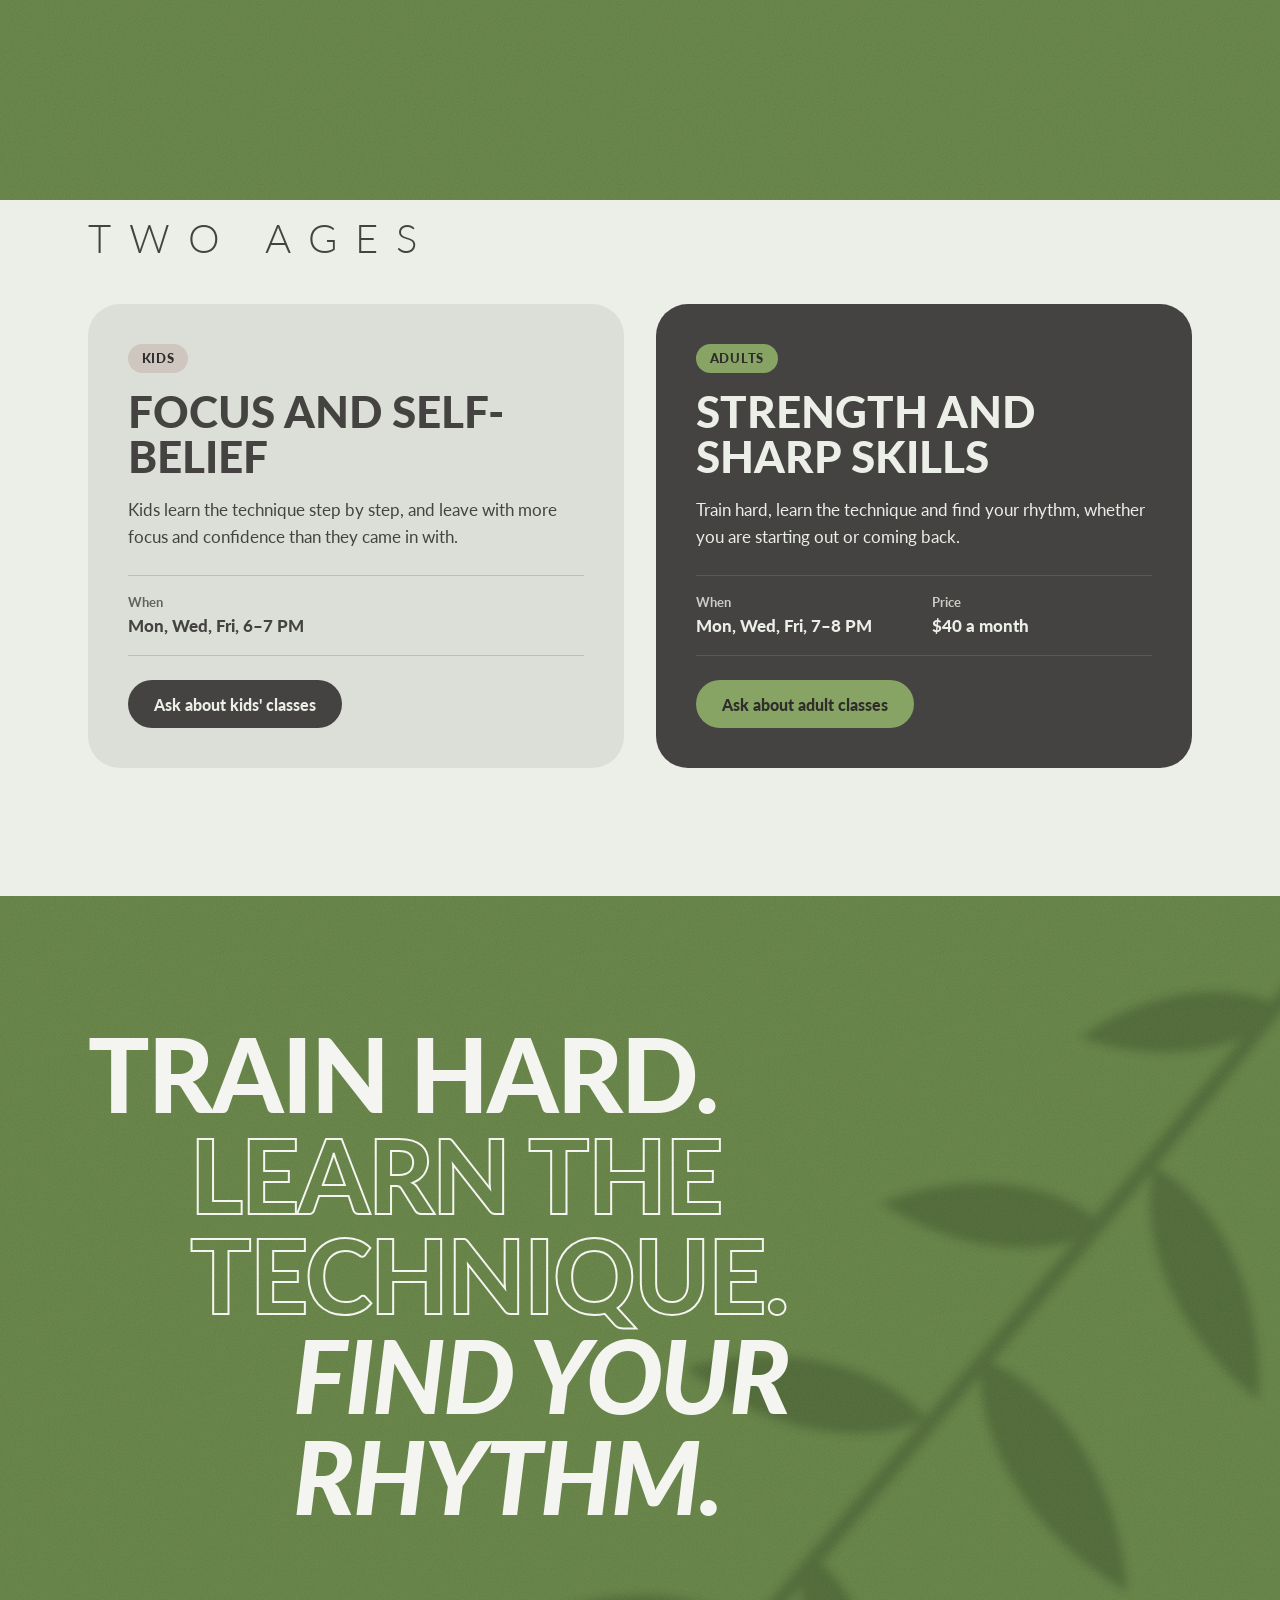
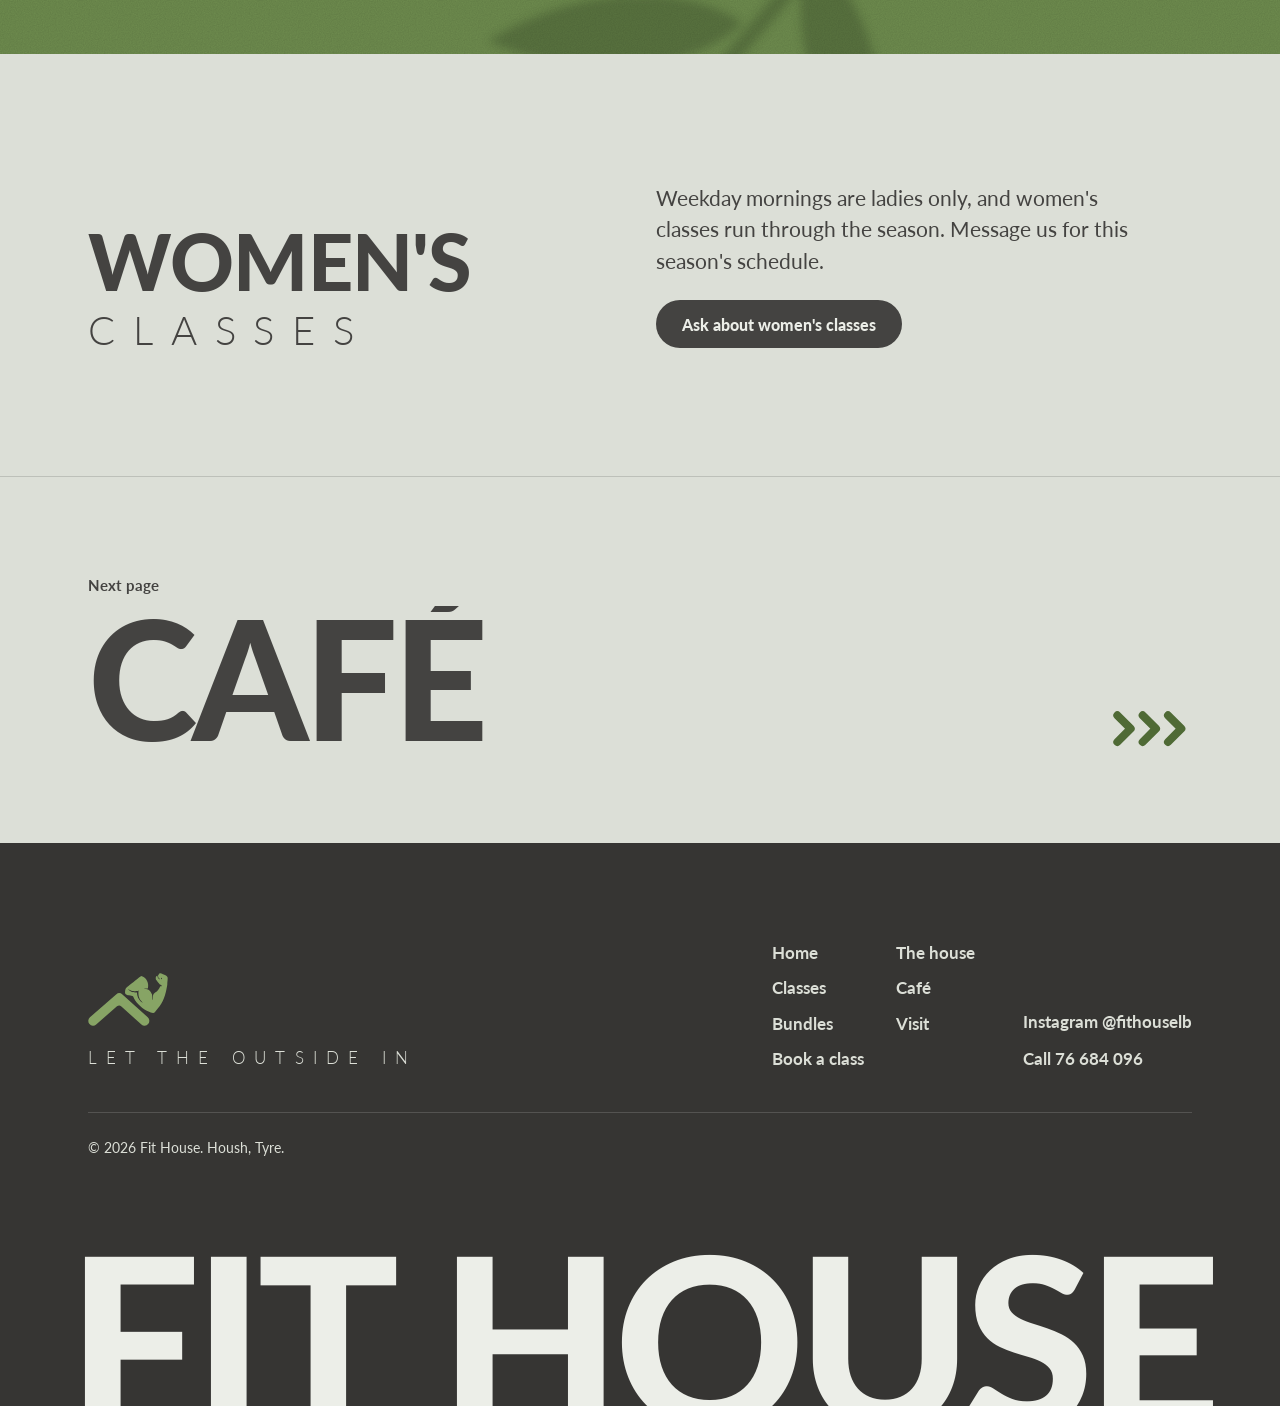
<file: classes.html>
<!doctype html>
<html lang="en" dir="ltr">
<head>
  <meta charset="utf-8">
  <meta name="viewport" content="width=device-width, initial-scale=1">
  <title>Classes | Fit House, Housh, Tyre</title>
  <meta name="description" content="Muay Thai for kids and adults, Monday, Wednesday and Friday evenings, $40 a month.">
  <meta name="theme-color" content="#444341">
  <meta property="og:type" content="website">
  <meta property="og:title" content="Classes | Fit House, Housh, Tyre">
  <meta property="og:description" content="Muay Thai for kids and adults, Monday, Wednesday and Friday evenings, $40 a month.">
  <meta property="og:site_name" content="Fit House">
  <meta property="og:url" content="https://hasankourani.github.io/fithouse/classes.html">
  <!-- Link previews (WhatsApp, Instagram, X) need the image as a full https address -->
  <meta property="og:image" content="https://hasankourani.github.io/fithouse/assets/img/og-image.jpg">
  <meta property="og:image:type" content="image/jpeg">
  <meta property="og:image:width" content="1200">
  <meta property="og:image:height" content="630">
  <meta property="og:image:alt" content="The Fit House logo beside a window looking out onto trees from the gym floor">
  <meta name="twitter:card" content="summary_large_image">
  <link rel="canonical" href="https://hasankourani.github.io/fithouse/classes.html">
  <link rel="icon" href="assets/img/favicon.png" type="image/png" sizes="128x128">
  <link rel="icon" href="assets/img/favicon.svg" type="image/svg+xml">
  <link rel="apple-touch-icon" href="assets/img/apple-touch-icon.png">
  <link rel="preconnect" href="https://fonts.googleapis.com">
  <link rel="preconnect" href="https://fonts.gstatic.com" crossorigin>
  <link rel="stylesheet" href="https://fonts.googleapis.com/css2?family=Lato:ital,wght@0,300;0,400;0,700;0,900;1,300;1,700;1,900&family=Tajawal:wght@300;400;700;900&display=swap">
  <link rel="stylesheet" href="assets/css/styles.css?v=17">
  <script>
    // Animations are always on. If the last page left through the curtain, start this one behind it.
    (function () {
      var root = document.documentElement, curtain = null;
      root.classList.add('js', 'motion');
      try { curtain = sessionStorage.getItem('fithouse-curtain'); } catch (e) {}
      if (curtain) root.classList.add('is-arriving');
    })();
  </script>
  <script type="application/ld+json">
  {
    "@context": "https://schema.org",
    "@type": "ExerciseGym",
    "name": "Fit House",
    "slogan": "Let the outside in",
    "telephone": "+961 76 684 096",
    "address": {"@type": "PostalAddress", "streetAddress": "Housh", "addressLocality": "Tyre", "addressCountry": "LB"},
    "geo": {"@type": "GeoCoordinates", "latitude": 33.240566, "longitude": 35.239929},
    "openingHoursSpecification": [
      {"@type": "OpeningHoursSpecification", "dayOfWeek": ["Monday", "Tuesday", "Wednesday", "Thursday", "Friday"], "opens": "08:00", "closes": "22:00"},
      {"@type": "OpeningHoursSpecification", "dayOfWeek": "Saturday", "opens": "13:00", "closes": "18:30"}
    ],
    "sameAs": ["https://www.instagram.com/fithouselb/"]
  }
  </script>
</head>
<body data-page="classes">
  <!-- comment -->
  <!-- Green curtain that wipes between pages (motion on only). First in the body so it
       covers the page before anything else paints. -->
  <div class="curtain" id="curtain" aria-hidden="true">
    <span class="curtain__mark mark" aria-hidden="true"><span class="mark__roof"></span><span class="mark__fig"></span></span>
  </div>
  <svg class="sprite" aria-hidden="true" focusable="false">
    <defs>
      <path id="leaf" d="M0 0C20-16 58-18 92 0C58 18 20 16 0 0Z" fill="currentColor"/>
    </defs>
    <symbol id="chevrons" viewBox="0 0 30 14">
      <path d="M2 2l5 5-5 5M11.5 2l5 5-5 5M21 2l5 5-5 5" fill="none" stroke="currentColor" stroke-width="3" stroke-linecap="round" stroke-linejoin="round"/>
    </symbol>
    <!-- Leaf shadows that fall across every "outside" surface -->
    <symbol id="leaves" viewBox="0 0 600 800" preserveAspectRatio="xMaxYMin slice">
      <path d="M640-30C540 110 430 230 255 440" fill="none" stroke="currentColor" stroke-width="7" stroke-linecap="round"/>
      <use href="#leaf" transform="translate(588 44) rotate(78) scale(1.15)"/>
      <use href="#leaf" transform="translate(566 74) rotate(172) scale(1.05)"/>
      <use href="#leaf" transform="translate(505 148) rotate(66) scale(1.3)"/>
      <use href="#leaf" transform="translate(482 176) rotate(186) scale(1.15)"/>
      <use href="#leaf" transform="translate(424 238) rotate(58) scale(1.4)"/>
      <use href="#leaf" transform="translate(398 266) rotate(192) scale(1.25)"/>
      <use href="#leaf" transform="translate(344 330) rotate(74) scale(1.2)"/>
      <use href="#leaf" transform="translate(312 362) rotate(176) scale(1.3)"/>
      <use href="#leaf" transform="translate(262 430) rotate(128) scale(1.25)"/>
      <path d="M-30 830C70 710 160 650 310 600" fill="none" stroke="currentColor" stroke-width="6" stroke-linecap="round"/>
      <use href="#leaf" transform="translate(40 760) rotate(-62) scale(1.1)"/>
      <use href="#leaf" transform="translate(62 746) rotate(22) scale(1.05)"/>
      <use href="#leaf" transform="translate(122 690) rotate(-72) scale(1.25)"/>
      <use href="#leaf" transform="translate(146 678) rotate(12) scale(1.15)"/>
      <use href="#leaf" transform="translate(204 644) rotate(-48) scale(1.2)"/>
      <use href="#leaf" transform="translate(230 634) rotate(30) scale(1.1)"/>
      <use href="#leaf" transform="translate(304 602) rotate(-16) scale(1.2)"/>
    </symbol>
  </svg>

  <a class="skip" href="#content" data-i18n="skip">Skip to content</a>

  <header class="nav" id="nav">
    <div class="nav__bar">
      <a class="brand" href="index.html" data-i18n-attr="aria-label:brand.label" aria-label="Fit House home">
        <span class="brand__mark mark" aria-hidden="true"><span class="mark__roof"></span><span class="mark__fig"></span></span>
        <span class="brand__word" lang="en">Fit House</span>
      </a>
      <nav class="nav__links" id="nav-links" data-i18n-attr="aria-label:nav.label" aria-label="Main">
        <a href="house.html" data-i18n="nav.house">The house</a>
        <a href="classes.html" aria-current="page" data-i18n="nav.classes">Classes</a>
        <a href="cafe.html" data-i18n="nav.cafe">Café</a>
        <a href="bundles.html" data-i18n="nav.bundles">Bundles</a>
        <a href="visit.html" data-i18n="nav.visit">Visit</a>
        <a class="nav__links-book" href="book.html" data-i18n="nav.book">Book a class</a>
      </nav>
      <div class="nav__actions">
        <button class="lang" type="button" id="lang-toggle" lang="ar">عربي</button>
        <a class="btn btn--moss btn--small nav__book" href="book.html" data-i18n="nav.book">Book a class</a>
        <button class="nav__menu" type="button" id="nav-menu" aria-expanded="false" aria-controls="nav-links" data-i18n="nav.menu">Menu</button>
      </div>
      <!-- Scroll progress under the pill, with the logo figure running along it -->
      <div class="progress" id="progress" aria-hidden="true">
        <span class="progress__bar"></span>
        <span class="progress__runner mark" aria-hidden="true"><span class="mark__roof"></span><span class="mark__fig"></span></span>
      </div>
    </div>
  </header>

  <main id="content">
    <section class="phero" aria-labelledby="page-title">
      <div class="phero__frame">
        <div class="phero__inner">
          <nav class="phero__crumb" data-i18n-attr="aria-label:crumb.label" aria-label="Breadcrumb">
            <a href="index.html" data-i18n="nav.home">Home</a><span aria-hidden="true">/</span><span aria-current="page" data-i18n="nav.classes">Classes</span>
          </nav>
          <h1 class="phero__word" id="page-title" data-i18n="page.classes">Classes</h1>
          <span class="phero__word phero__word--line" aria-hidden="true" data-i18n="page.classes">Classes</span>
          <div class="phero__window outside">
            <img src="assets/img/photos/barbell-grip.webp" alt="" width="700" height="1248" fetchpriority="high">
          </div>
          <p class="phero__lede" data-i18n="classes.intro">More than a workout. It's discipline, confidence and controlled power, for kids and adults.</p>
          <p class="phero__card glass" data-next-class>Monday, Wednesday and Friday evenings</p>
        </div>
      </div>
    </section>

<section class="section section--drift" id="classes" aria-labelledby="classes-title">
      <p class="drift" aria-hidden="true" lang="en">Muay Thai&ensp;Muay Thai&ensp;Muay Thai&ensp;Muay Thai</p>
      <div class="wrap">
        <h2 class="title" id="classes-title">
          <span class="title__lead" data-i18n="classes.title1">This isn't your usual</span>
          <span class="title__black" data-i18n="classes.title2">class schedule</span>
        </h2>
        <p class="lede" data-i18n="classes.lede">Muay Thai three evenings a week, for kids and adults. Learn the technique and find your rhythm.</p>
        <p class="next-class" data-next-class aria-live="polite" hidden></p>

        <div class="timetable">
          <div class="tt-axis" aria-hidden="true">
            <span style="--row:2" data-h="18">6:00 PM</span>
            <span style="--row:3" data-h="19">7:00 PM</span>
          </div>

          <section class="tt-day" style="--col:2" data-day="1">
            <span class="tt-lane" aria-hidden="true"></span>
            <h3 data-i18n="day.mon">Monday</h3>
            <ol>
              <li class="slot slot--kids" style="--row:2">
                <time data-range="18:00-19:00">6:00 PM – 7:00 PM</time>
                <strong lang="en">Muay Thai</strong>
                <span data-i18n="who.kids">Kids</span>
              </li>
              <li class="slot" style="--row:3">
                <time data-range="19:00-20:00">7:00 PM – 8:00 PM</time>
                <strong lang="en">Muay Thai</strong>
                <span data-i18n="who.adults">Adults</span>
              </li>
            </ol>
          </section>

          <section class="tt-day" style="--col:3" data-day="3">
            <span class="tt-lane" aria-hidden="true"></span>
            <h3 data-i18n="day.wed">Wednesday</h3>
            <ol>
              <li class="slot slot--kids" style="--row:2">
                <time data-range="18:00-19:00">6:00 PM – 7:00 PM</time>
                <strong lang="en">Muay Thai</strong>
                <span data-i18n="who.kids">Kids</span>
              </li>
              <li class="slot" style="--row:3">
                <time data-range="19:00-20:00">7:00 PM – 8:00 PM</time>
                <strong lang="en">Muay Thai</strong>
                <span data-i18n="who.adults">Adults</span>
              </li>
            </ol>
          </section>

          <section class="tt-day" style="--col:4" data-day="5">
            <span class="tt-lane" aria-hidden="true"></span>
            <h3 data-i18n="day.fri">Friday</h3>
            <ol>
              <li class="slot slot--kids" style="--row:2">
                <time data-range="18:00-19:00">6:00 PM – 7:00 PM</time>
                <strong lang="en">Muay Thai</strong>
                <span data-i18n="who.kids">Kids</span>
              </li>
              <li class="slot" style="--row:3">
                <time data-range="19:00-20:00">7:00 PM – 8:00 PM</time>
                <strong lang="en">Muay Thai</strong>
                <span data-i18n="who.adults">Adults</span>
              </li>
            </ol>
          </section>
        </div>
        <p class="note" data-i18n="classes.note">Tuesday, Thursday and Saturday are open-gym days. Ask us about this season's women's classes.</p>
      </div>
    </section>

    <section class="section section--tint" aria-labelledby="who-title">
      <div class="wrap">
        <h2 class="title" id="who-title">
          <span class="title__black" data-i18n="who.title1">One class</span>
          <span class="title__light" data-i18n="who.title2">two ages</span>
        </h2>
        <div class="who">
          <article class="who__card">
            <p class="who__tag" data-i18n="who.kids">Kids</p>
            <h3 class="who__title" data-i18n="who.kidsTitle">Focus and self-belief</h3>
            <p data-i18n="who.kidsText">Kids learn the technique step by step, and leave with more focus and confidence than they came in with.</p>
            <dl class="who__facts">
              <div><dt data-i18n="who.when">When</dt><dd data-i18n="who.kidsWhen">Mon, Wed, Fri, 6–7 PM</dd></div>
            </dl>
            <a class="btn btn--dark" href="book.html?pick=mt-kids" data-magnetic data-i18n="who.kidsAsk">Ask about kids' classes</a>
          </article>
          <article class="who__card who__card--adults">
            <p class="who__tag" data-i18n="who.adults">Adults</p>
            <h3 class="who__title" data-i18n="who.adultsTitle">Strength and sharp skills</h3>
            <p data-i18n="who.adultsText">Train hard, learn the technique and find your rhythm, whether you are starting out or coming back.</p>
            <dl class="who__facts">
              <div><dt data-i18n="who.when">When</dt><dd data-i18n="who.adultsWhen">Mon, Wed, Fri, 7–8 PM</dd></div>
              <div><dt data-i18n="who.price">Price</dt><dd data-i18n="who.priceValue">$40 a month</dd></div>
            </dl>
            <a class="btn btn--moss" href="book.html?pick=mt-adults" data-magnetic data-i18n="who.adultsAsk">Ask about adult classes</a>
          </article>
        </div>
      </div>
    </section>

    <section class="quote outside" aria-label="Muay Thai at Fit House" data-i18n-attr="aria-label:quote.label">
      <svg class="leaves" aria-hidden="true"><use href="#leaves"/></svg>
      <div class="wrap">
        <p class="quote__line" data-i18n="quote.1">Train hard.</p>
        <p class="quote__line" data-i18n="quote.2">Learn the technique.</p>
        <p class="quote__line" data-i18n="quote.3">Find your rhythm.</p>
      </div>
    </section>

    <section class="section" aria-labelledby="women-title">
      <div class="wrap women">
        <h2 class="title" id="women-title">
          <span class="title__black" data-i18n="women.title1">Women's</span>
          <span class="title__light" data-i18n="women.title2">classes</span>
        </h2>
        <div class="women__body">
          <p class="lede" data-i18n="women.lede">Weekday mornings are ladies only, and women's classes run through the season. Message us for this season's schedule.</p>
          <a class="btn btn--dark" href="book.html?pick=women" data-magnetic data-i18n="women.ask">Ask about women's classes</a>
        </div>
      </div>
    </section>

    <a class="next-page" href="cafe.html">
      <span class="next-page__label" data-i18n="next.label">Next page</span>
      <span class="next-page__word" data-i18n="page.cafe">Café</span>
      <svg class="next-page__go" aria-hidden="true"><use href="#chevrons"/></svg>
    </a>
  </main>

  <footer class="footer">
    <div class="wrap footer__grid">
      <div class="footer__brand" lang="en">
        <span class="footer__mark mark" aria-hidden="true"><span class="mark__roof"></span><span class="mark__fig"></span></span>
        <p class="footer__tag">Let the outside in</p>
      </div>
      <nav class="footer__pages" data-i18n-attr="aria-label:footer.pages" aria-label="All pages">
        <a href="index.html" data-i18n="nav.home">Home</a>
        <a href="house.html" data-i18n="nav.house">The house</a>
        <a href="classes.html" data-i18n="nav.classes">Classes</a>
        <a href="cafe.html" data-i18n="nav.cafe">Café</a>
        <a href="bundles.html" data-i18n="nav.bundles">Bundles</a>
        <a href="visit.html" data-i18n="nav.visit">Visit</a>
        <a href="book.html" data-i18n="nav.book">Book a class</a>
      </nav>
      <ul class="footer__links">
        <li><a href="https://www.instagram.com/fithouselb/" target="_blank" rel="noopener">Instagram <span lang="en" dir="ltr">@fithouselb</span></a></li>
        <li><a href="tel:+96176684096"><span data-i18n="footer.call">Call</span> <span dir="ltr">76 684 096</span></a></li>
      </ul>
      <div class="footer__legal">
        <p data-i18n="footer.legal">© 2026 Fit House. Housh, Tyre.</p>
      </div>
    </div>
    <!-- Edge-to-edge wordmark; its letters wave on hover -->
    <p class="footer__word" id="footer-word" lang="en">Fit House</p>
  </footer>

  <!-- Cursor ring that follows the mouse (motion on, mouse only) -->
  <div class="cursor" id="cursor" aria-hidden="true"><span class="cursor__ring"></span><span class="cursor__dot"></span></div>

  <script src="assets/js/main.js?v=17" defer></script>
</body>
</html>
</file>
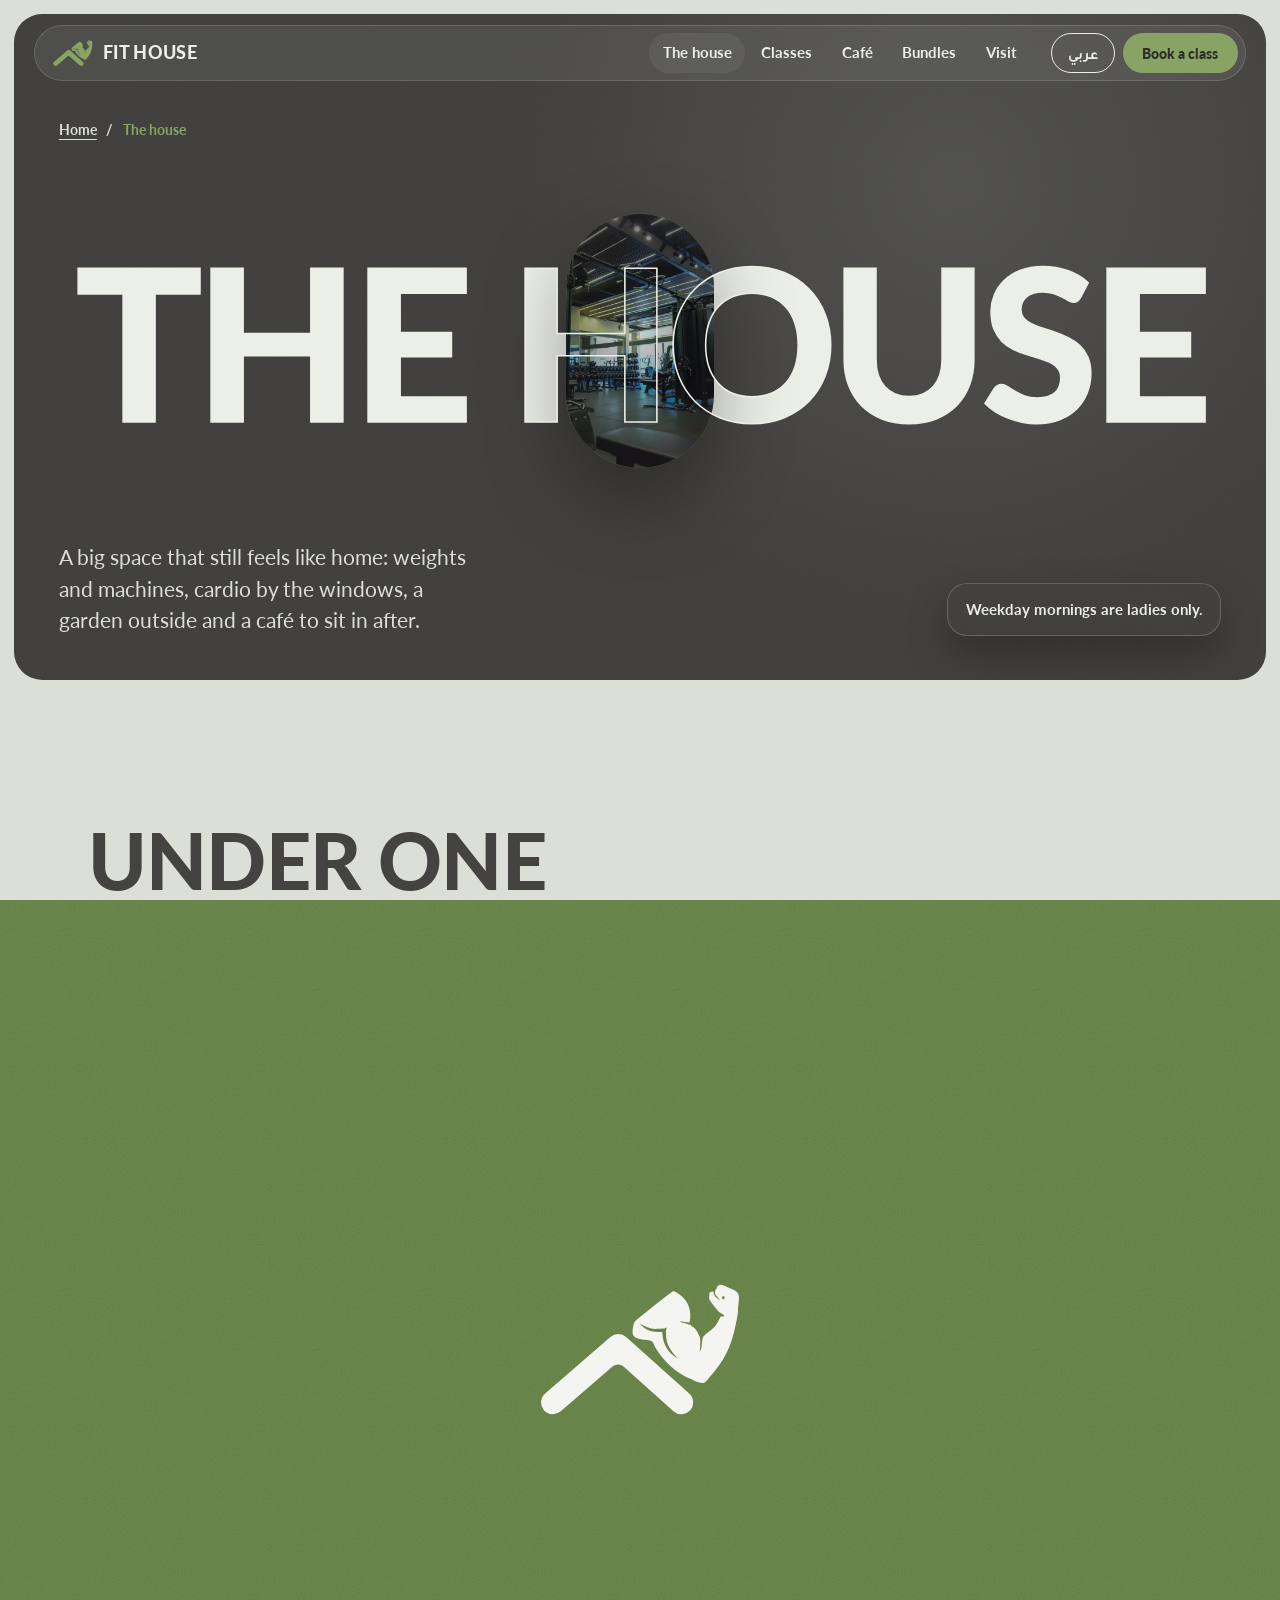
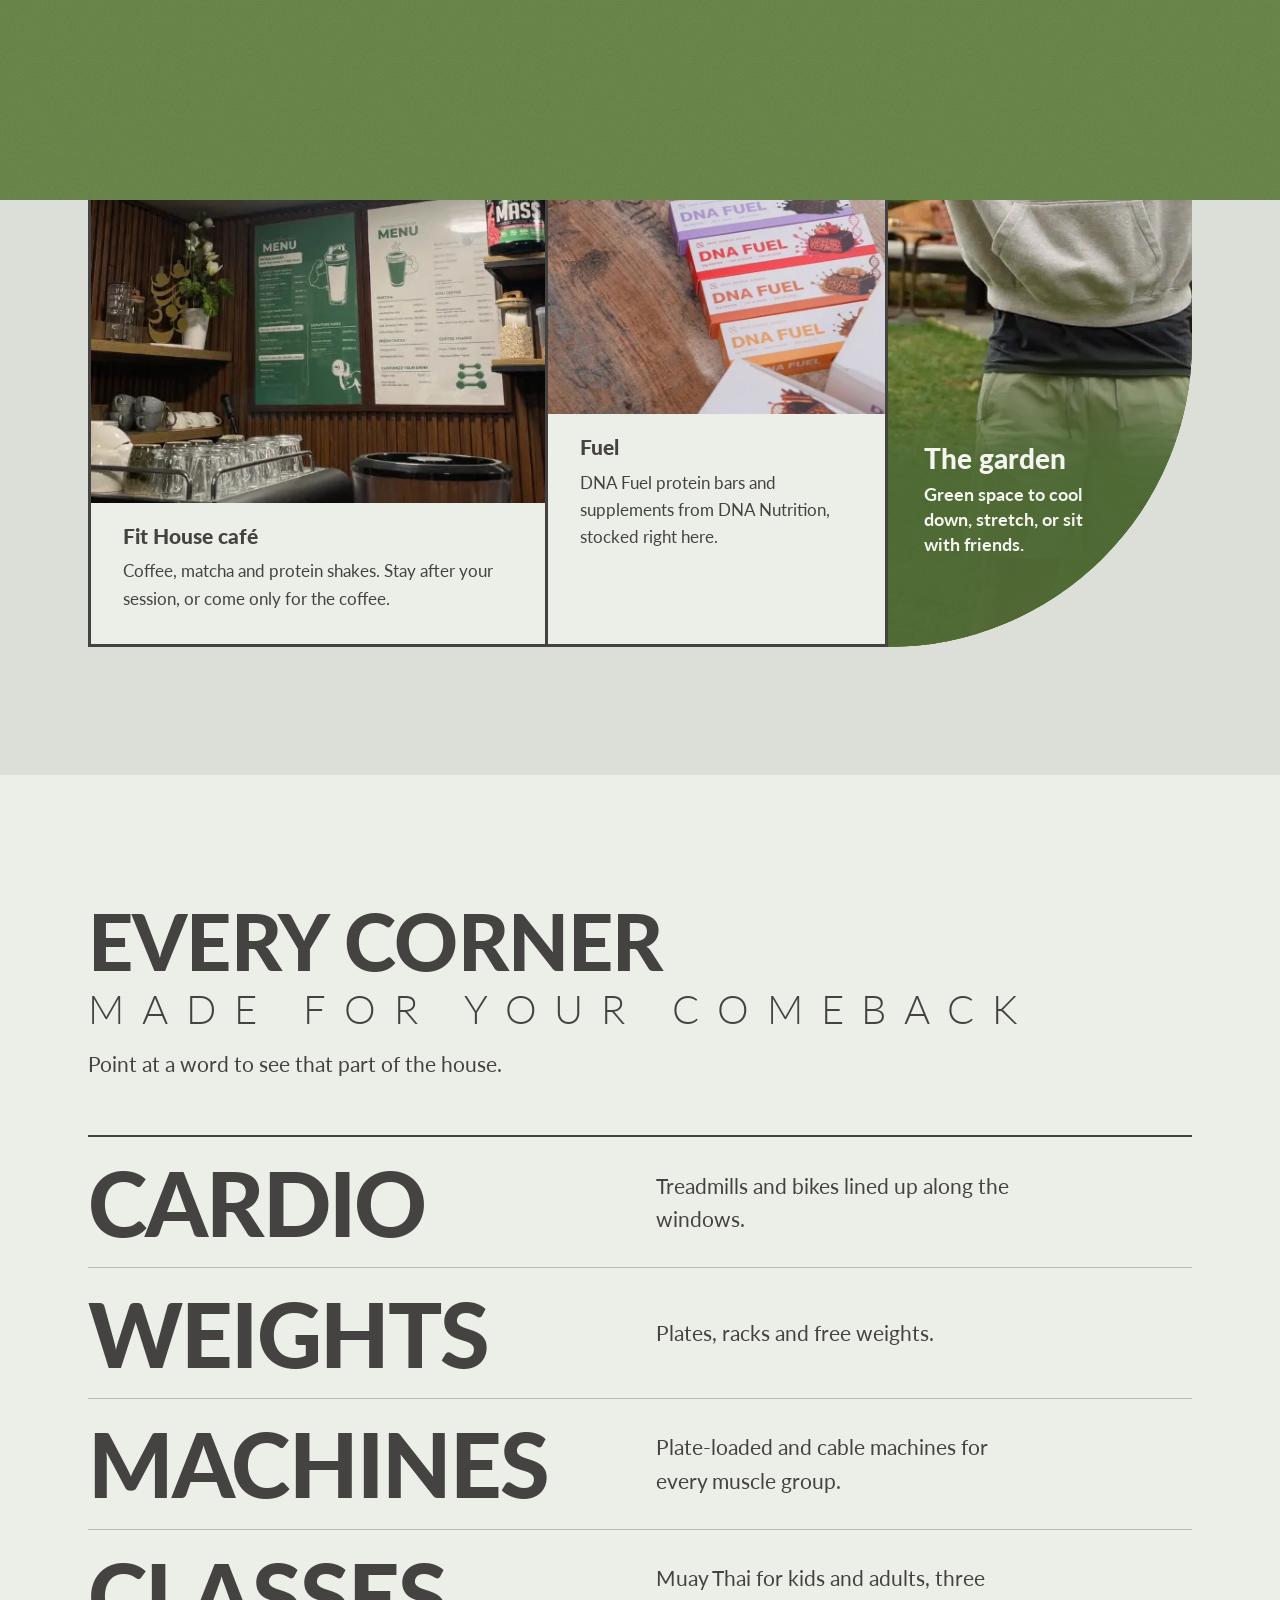
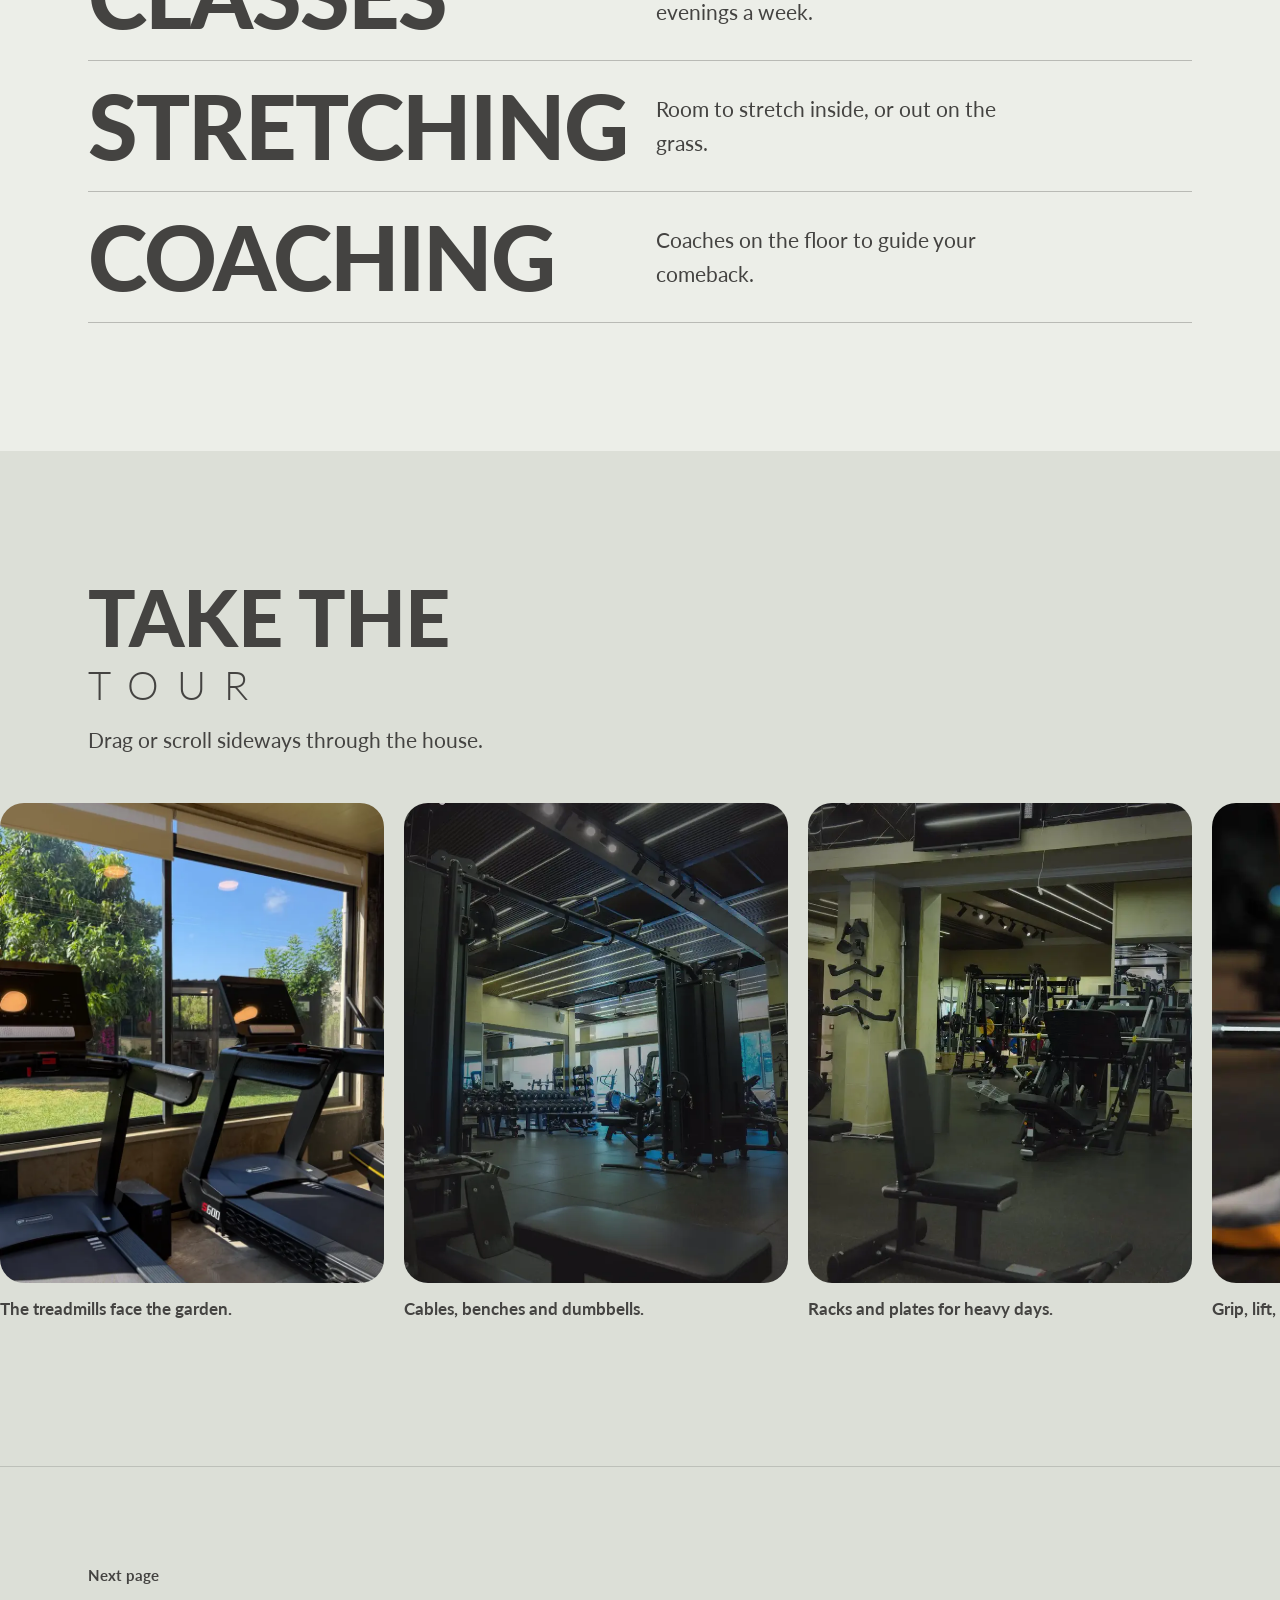
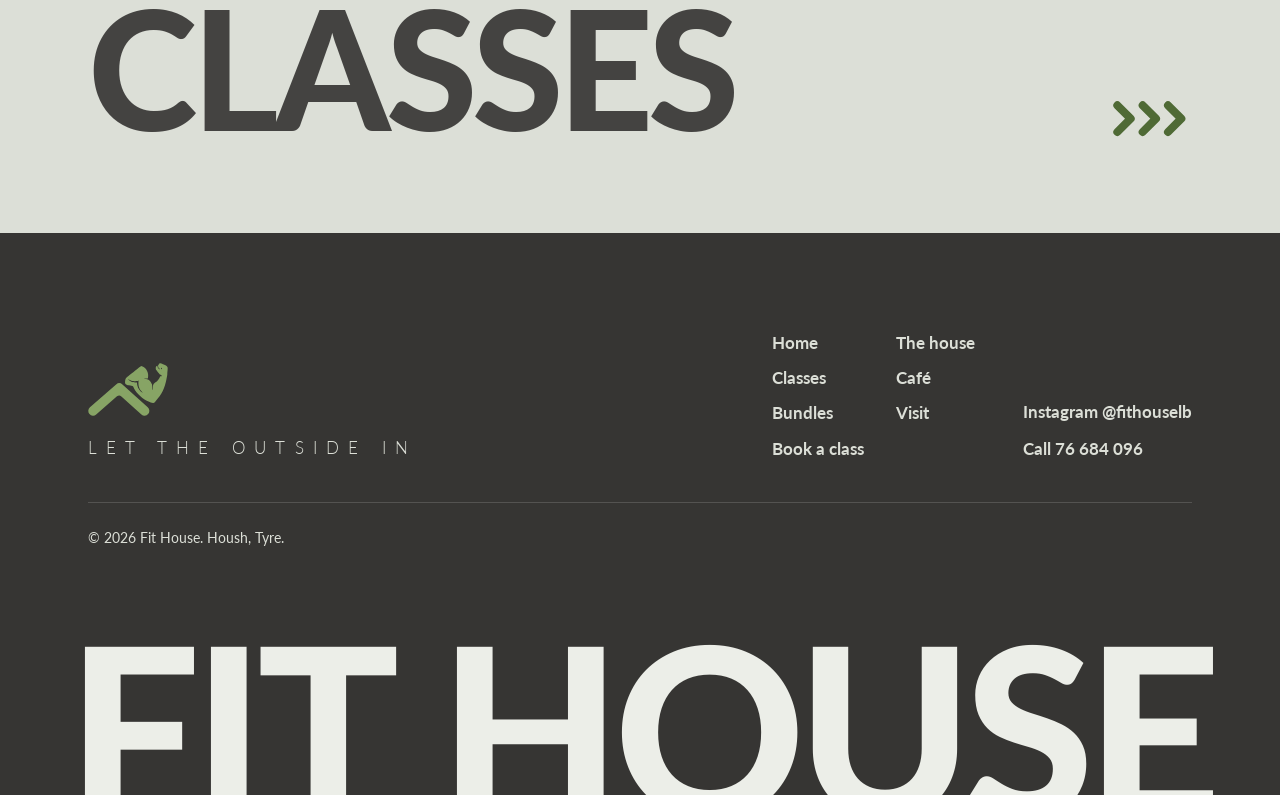
<file: house.html>
<!doctype html>
<html lang="en" dir="ltr">
<head>
  <meta charset="utf-8">
  <meta name="viewport" content="width=device-width, initial-scale=1">
  <title>The house | Fit House, Housh, Tyre</title>
  <meta name="description" content="Gym floor, cardio facing the trees, a garden, a café and Fuel, all under one roof in Housh, Tyre.">
  <meta name="theme-color" content="#444341">
  <meta property="og:type" content="website">
  <meta property="og:title" content="The house | Fit House, Housh, Tyre">
  <meta property="og:description" content="Gym floor, cardio facing the trees, a garden, a café and Fuel, all under one roof in Housh, Tyre.">
  <meta property="og:site_name" content="Fit House">
  <meta property="og:url" content="https://hasankourani.github.io/fithouse/house.html">
  <!-- Link previews (WhatsApp, Instagram, X) need the image as a full https address -->
  <meta property="og:image" content="https://hasankourani.github.io/fithouse/assets/img/og-image.jpg">
  <meta property="og:image:type" content="image/jpeg">
  <meta property="og:image:width" content="1200">
  <meta property="og:image:height" content="630">
  <meta property="og:image:alt" content="The Fit House logo beside a window looking out onto trees from the gym floor">
  <meta name="twitter:card" content="summary_large_image">
  <link rel="canonical" href="https://hasankourani.github.io/fithouse/house.html">
  <link rel="icon" href="assets/img/favicon.png" type="image/png" sizes="128x128">
  <link rel="icon" href="assets/img/favicon.svg" type="image/svg+xml">
  <link rel="apple-touch-icon" href="assets/img/apple-touch-icon.png">
  <link rel="preconnect" href="https://fonts.googleapis.com">
  <link rel="preconnect" href="https://fonts.gstatic.com" crossorigin>
  <link rel="stylesheet" href="https://fonts.googleapis.com/css2?family=Lato:ital,wght@0,300;0,400;0,700;0,900;1,300;1,700;1,900&family=Tajawal:wght@300;400;700;900&display=swap">
  <link rel="stylesheet" href="assets/css/styles.css?v=17">
  <script>
    // Animations are always on. If the last page left through the curtain, start this one behind it.
    (function () {
      var root = document.documentElement, curtain = null;
      root.classList.add('js', 'motion');
      try { curtain = sessionStorage.getItem('fithouse-curtain'); } catch (e) {}
      if (curtain) root.classList.add('is-arriving');
    })();
  </script>
  <script type="application/ld+json">
  {
    "@context": "https://schema.org",
    "@type": "ExerciseGym",
    "name": "Fit House",
    "slogan": "Let the outside in",
    "telephone": "+961 76 684 096",
    "address": {"@type": "PostalAddress", "streetAddress": "Housh", "addressLocality": "Tyre", "addressCountry": "LB"},
    "geo": {"@type": "GeoCoordinates", "latitude": 33.240566, "longitude": 35.239929},
    "openingHoursSpecification": [
      {"@type": "OpeningHoursSpecification", "dayOfWeek": ["Monday", "Tuesday", "Wednesday", "Thursday", "Friday"], "opens": "08:00", "closes": "22:00"},
      {"@type": "OpeningHoursSpecification", "dayOfWeek": "Saturday", "opens": "13:00", "closes": "18:30"}
    ],
    "sameAs": ["https://www.instagram.com/fithouselb/"]
  }
  </script>
</head>
<body data-page="house">
  <!-- comment -->
  <!-- Green curtain that wipes between pages (motion on only). First in the body so it
       covers the page before anything else paints. -->
  <div class="curtain" id="curtain" aria-hidden="true">
    <span class="curtain__mark mark" aria-hidden="true"><span class="mark__roof"></span><span class="mark__fig"></span></span>
  </div>
  <svg class="sprite" aria-hidden="true" focusable="false">
    <defs>
      <path id="leaf" d="M0 0C20-16 58-18 92 0C58 18 20 16 0 0Z" fill="currentColor"/>
    </defs>
    <symbol id="chevrons" viewBox="0 0 30 14">
      <path d="M2 2l5 5-5 5M11.5 2l5 5-5 5M21 2l5 5-5 5" fill="none" stroke="currentColor" stroke-width="3" stroke-linecap="round" stroke-linejoin="round"/>
    </symbol>
    <!-- Leaf shadows that fall across every "outside" surface -->
    <symbol id="leaves" viewBox="0 0 600 800" preserveAspectRatio="xMaxYMin slice">
      <path d="M640-30C540 110 430 230 255 440" fill="none" stroke="currentColor" stroke-width="7" stroke-linecap="round"/>
      <use href="#leaf" transform="translate(588 44) rotate(78) scale(1.15)"/>
      <use href="#leaf" transform="translate(566 74) rotate(172) scale(1.05)"/>
      <use href="#leaf" transform="translate(505 148) rotate(66) scale(1.3)"/>
      <use href="#leaf" transform="translate(482 176) rotate(186) scale(1.15)"/>
      <use href="#leaf" transform="translate(424 238) rotate(58) scale(1.4)"/>
      <use href="#leaf" transform="translate(398 266) rotate(192) scale(1.25)"/>
      <use href="#leaf" transform="translate(344 330) rotate(74) scale(1.2)"/>
      <use href="#leaf" transform="translate(312 362) rotate(176) scale(1.3)"/>
      <use href="#leaf" transform="translate(262 430) rotate(128) scale(1.25)"/>
      <path d="M-30 830C70 710 160 650 310 600" fill="none" stroke="currentColor" stroke-width="6" stroke-linecap="round"/>
      <use href="#leaf" transform="translate(40 760) rotate(-62) scale(1.1)"/>
      <use href="#leaf" transform="translate(62 746) rotate(22) scale(1.05)"/>
      <use href="#leaf" transform="translate(122 690) rotate(-72) scale(1.25)"/>
      <use href="#leaf" transform="translate(146 678) rotate(12) scale(1.15)"/>
      <use href="#leaf" transform="translate(204 644) rotate(-48) scale(1.2)"/>
      <use href="#leaf" transform="translate(230 634) rotate(30) scale(1.1)"/>
      <use href="#leaf" transform="translate(304 602) rotate(-16) scale(1.2)"/>
    </symbol>
  </svg>

  <a class="skip" href="#content" data-i18n="skip">Skip to content</a>

  <header class="nav" id="nav">
    <div class="nav__bar">
      <a class="brand" href="index.html" data-i18n-attr="aria-label:brand.label" aria-label="Fit House home">
        <span class="brand__mark mark" aria-hidden="true"><span class="mark__roof"></span><span class="mark__fig"></span></span>
        <span class="brand__word" lang="en">Fit House</span>
      </a>
      <nav class="nav__links" id="nav-links" data-i18n-attr="aria-label:nav.label" aria-label="Main">
        <a href="house.html" aria-current="page" data-i18n="nav.house">The house</a>
        <a href="classes.html" data-i18n="nav.classes">Classes</a>
        <a href="cafe.html" data-i18n="nav.cafe">Café</a>
        <a href="bundles.html" data-i18n="nav.bundles">Bundles</a>
        <a href="visit.html" data-i18n="nav.visit">Visit</a>
        <a class="nav__links-book" href="book.html" data-i18n="nav.book">Book a class</a>
      </nav>
      <div class="nav__actions">
        <button class="lang" type="button" id="lang-toggle" lang="ar">عربي</button>
        <a class="btn btn--moss btn--small nav__book" href="book.html" data-i18n="nav.book">Book a class</a>
        <button class="nav__menu" type="button" id="nav-menu" aria-expanded="false" aria-controls="nav-links" data-i18n="nav.menu">Menu</button>
      </div>
      <!-- Scroll progress under the pill, with the logo figure running along it -->
      <div class="progress" id="progress" aria-hidden="true">
        <span class="progress__bar"></span>
        <span class="progress__runner mark" aria-hidden="true"><span class="mark__roof"></span><span class="mark__fig"></span></span>
      </div>
    </div>
  </header>

  <main id="content">
    <section class="phero" aria-labelledby="page-title">
      <div class="phero__frame">
        <div class="phero__inner">
          <nav class="phero__crumb" data-i18n-attr="aria-label:crumb.label" aria-label="Breadcrumb">
            <a href="index.html" data-i18n="nav.home">Home</a><span aria-hidden="true">/</span><span aria-current="page" data-i18n="nav.house">The house</span>
          </nav>
          <h1 class="phero__word" id="page-title" data-i18n="page.house">The house</h1>
          <span class="phero__word phero__word--line" aria-hidden="true" data-i18n="page.house">The house</span>
          <div class="phero__window outside">
            <img src="assets/img/photos/gym-wide.webp" alt="" width="800" height="900" fetchpriority="high">
          </div>
          <p class="phero__lede" data-i18n="house.intro">A big space that still feels like home: weights and machines, cardio by the windows, a garden outside and a café to sit in after.</p>
          <p class="phero__card glass" data-i18n="room.gym.note">Weekday mornings are ladies only.</p>
        </div>
      </div>
    </section>

<section class="section" id="house" aria-labelledby="house-title">
      <div class="wrap">
        <h2 class="title" id="house-title">
          <span class="title__black" data-i18n="house.title1">Under one</span>
          <span class="title__light" data-i18n="house.title2">roof</span>
        </h2>
        <p class="lede" data-i18n="house.lede">Train, sit down, have your coffee, and carry on with your day with more energy than you came in with.</p>

        <div class="house">
          <svg class="house__roof" viewBox="0 0 1000 120" preserveAspectRatio="none" aria-hidden="true">
            <path d="M8 112 500 10 992 112" vector-effect="non-scaling-stroke"/>
          </svg>
          <div class="house__rooms">
            <article class="room room--gym">
              <img class="room__photo" src="assets/img/photos/gym-floor.webp" width="900" height="676" loading="lazy" decoding="async"
                alt="Racks, plates and leg machines on the Fit House gym floor" data-i18n-attr="alt:photo.gymFloor">
              <h3 data-i18n="room.gym.title">The gym floor</h3>
              <p data-i18n="room.gym.text">Free weights, racks and machines for every muscle group.</p>
              <p class="room__note" data-i18n="room.gym.note">Weekday mornings are ladies only.</p>
            </article>
            <article class="room room--cardio">
              <img class="room__photo" src="assets/img/photos/gym-bikes-window.webp" width="720" height="540" loading="lazy" decoding="async"
                alt="Exercise bikes and an air bike lined up along a window onto trees" data-i18n-attr="alt:photo.bikes">
              <h3 data-i18n="room.cardio.title">Cardio with a view</h3>
              <p data-i18n="room.cardio.text">Bikes and treadmills line the windows, so you train looking out at the trees.</p>
            </article>
            <article class="room room--cafe">
              <img class="room__photo" src="assets/img/photos/cafe-counter.webp" width="485" height="526" loading="lazy" decoding="async"
                alt="The café counter, with two menu boards above the espresso machine" data-i18n-attr="alt:photo.cafe">
              <h3 data-i18n="room.cafe.title">Fit House café</h3>
              <p data-i18n="room.cafe.text">Coffee, matcha and protein shakes. Stay after your session, or come only for the coffee.</p>
            </article>
            <article class="room room--fuel">
              <img class="room__photo" src="assets/img/photos/fuel.webp" width="720" height="540" loading="lazy" decoding="async"
                alt="DNA Fuel protein bars and Greek yogurt on a wooden table" data-i18n-attr="alt:photo.fuel">
              <h3 lang="en">Fuel</h3>
              <p data-i18n="room.fuel.text">DNA Fuel protein bars and supplements from DNA Nutrition, stocked right here.</p>
            </article>
          </div>
          <article class="garden">
            <img class="garden__photo" src="assets/img/photos/garden.webp" width="640" height="1138" loading="lazy" decoding="async"
              alt="A member flexing with a kettlebell on the Fit House lawn" data-i18n-attr="alt:photo.garden">
            <div class="garden__text">
              <h3 data-i18n="room.garden.title">The garden</h3>
              <p data-i18n="room.garden.text">Green space to cool down, stretch, or sit with friends.</p>
            </div>
          </article>
        </div>
      </div>
    </section>

    <section class="section section--tint corners" aria-labelledby="corners-title">
      <div class="wrap">
        <h2 class="title" id="corners-title">
          <span class="title__black" data-i18n="corners.title1">Every corner</span>
          <span class="title__light" data-i18n="corners.title2">made for your comeback</span>
        </h2>
        <p class="lede" data-i18n="corners.lede">Point at a word to see that part of the house.</p>
        <ul class="corners__list">
          <li class="corner">
            <span class="corner__word" lang="en">Cardio</span>
            <span class="corner__text" data-i18n="corner.cardio">Treadmills and bikes lined up along the windows.</span>
            <img class="corner__photo" src="assets/img/photos/gym-bikes-window.webp" alt="" width="720" height="540" loading="lazy" decoding="async">
          </li>
          <li class="corner">
            <span class="corner__word" lang="en">Weights</span>
            <span class="corner__text" data-i18n="corner.weights">Plates, racks and free weights.</span>
            <img class="corner__photo" src="assets/img/photos/gym-racks.webp" alt="" width="800" height="900" loading="lazy" decoding="async">
          </li>
          <li class="corner">
            <span class="corner__word" lang="en">Machines</span>
            <span class="corner__text" data-i18n="corner.machines">Plate-loaded and cable machines for every muscle group.</span>
            <img class="corner__photo" src="assets/img/photos/gym-floor.webp" alt="" width="900" height="676" loading="lazy" decoding="async">
          </li>
          <li class="corner">
            <span class="corner__word" lang="en">Classes</span>
            <span class="corner__text" data-i18n="corner.classes">Muay Thai for kids and adults, three evenings a week.</span>
            <img class="corner__photo" src="assets/img/photos/barbell-grip.webp" alt="" width="700" height="1248" loading="lazy" decoding="async">
          </li>
          <li class="corner">
            <span class="corner__word" lang="en">Stretching</span>
            <span class="corner__text" data-i18n="corner.stretching">Room to stretch inside, or out on the grass.</span>
            <img class="corner__photo" src="assets/img/photos/garden.webp" alt="" width="640" height="1138" loading="lazy" decoding="async">
          </li>
          <li class="corner">
            <span class="corner__word" lang="en">Coaching</span>
            <span class="corner__text" data-i18n="corner.coaching">Coaches on the floor to guide your comeback.</span>
            <img class="corner__photo" src="assets/img/photos/gym-wide.webp" alt="" width="800" height="900" loading="lazy" decoding="async">
          </li>
        </ul>
      </div>
    </section>

    <section class="section tour" aria-labelledby="tour-title">
      <div class="wrap">
        <h2 class="title" id="tour-title">
          <span class="title__black" data-i18n="tour.title1">Take the</span>
          <span class="title__light" data-i18n="tour.title2">tour</span>
        </h2>
        <p class="lede" data-i18n="tour.lede">Drag or scroll sideways through the house.</p>
      </div>
      <div class="tour__track" tabindex="0" role="region" aria-label="Photos of Fit House" data-i18n-attr="aria-label:tour.label">
        <figure class="tour__item tour__item--tall">
          <img src="assets/img/photos/window-view.webp" width="800" height="1420" loading="lazy" decoding="async"
            alt="Two treadmills facing a wide window onto trees and lawn" data-i18n-attr="alt:photo.window">
          <figcaption data-i18n="tour.window">The treadmills face the garden.</figcaption>
        </figure>
        <figure class="tour__item">
          <img src="assets/img/photos/gym-wide.webp" width="800" height="900" loading="lazy" decoding="async"
            alt="Cable machines, benches and dumbbells on the Fit House gym floor" data-i18n-attr="alt:photo.gymWide">
          <figcaption data-i18n="tour.floor">Cables, benches and dumbbells.</figcaption>
        </figure>
        <figure class="tour__item">
          <img src="assets/img/photos/gym-racks.webp" width="800" height="900" loading="lazy" decoding="async"
            alt="Weight plates and racks along a mirrored wall" data-i18n-attr="alt:photo.racks">
          <figcaption data-i18n="tour.racks">Racks and plates for heavy days.</figcaption>
        </figure>
        <figure class="tour__item tour__item--tall">
          <img src="assets/img/photos/barbell-grip.webp" width="700" height="1248" loading="lazy" decoding="async"
            alt="Close-up of hands gripping a barbell" data-i18n-attr="alt:photo.grip">
          <figcaption data-i18n="tour.grip">Grip, lift, breathe.</figcaption>
        </figure>
        <figure class="tour__item">
          <img src="assets/img/photos/entrance.webp" width="800" height="600" loading="lazy" decoding="async"
            alt="A member walking into the Fit House entrance, with signs for the gym and the café" data-i18n-attr="alt:photo.entrance">
          <figcaption data-i18n="tour.entrance">Follow the signs in.</figcaption>
        </figure>
        <figure class="tour__item tour__item--tall">
          <img src="assets/img/photos/garden.webp" width="640" height="1138" loading="lazy" decoding="async"
            alt="A member flexing with a kettlebell on the Fit House lawn" data-i18n-attr="alt:photo.garden">
          <figcaption data-i18n="tour.garden">Then step outside.</figcaption>
        </figure>
      </div>
    </section>

    <a class="next-page" href="classes.html">
      <span class="next-page__label" data-i18n="next.label">Next page</span>
      <span class="next-page__word" data-i18n="page.classes">Classes</span>
      <svg class="next-page__go" aria-hidden="true"><use href="#chevrons"/></svg>
    </a>
  </main>

  <footer class="footer">
    <div class="wrap footer__grid">
      <div class="footer__brand" lang="en">
        <span class="footer__mark mark" aria-hidden="true"><span class="mark__roof"></span><span class="mark__fig"></span></span>
        <p class="footer__tag">Let the outside in</p>
      </div>
      <nav class="footer__pages" data-i18n-attr="aria-label:footer.pages" aria-label="All pages">
        <a href="index.html" data-i18n="nav.home">Home</a>
        <a href="house.html" data-i18n="nav.house">The house</a>
        <a href="classes.html" data-i18n="nav.classes">Classes</a>
        <a href="cafe.html" data-i18n="nav.cafe">Café</a>
        <a href="bundles.html" data-i18n="nav.bundles">Bundles</a>
        <a href="visit.html" data-i18n="nav.visit">Visit</a>
        <a href="book.html" data-i18n="nav.book">Book a class</a>
      </nav>
      <ul class="footer__links">
        <li><a href="https://www.instagram.com/fithouselb/" target="_blank" rel="noopener">Instagram <span lang="en" dir="ltr">@fithouselb</span></a></li>
        <li><a href="tel:+96176684096"><span data-i18n="footer.call">Call</span> <span dir="ltr">76 684 096</span></a></li>
      </ul>
      <div class="footer__legal">
        <p data-i18n="footer.legal">© 2026 Fit House. Housh, Tyre.</p>
      </div>
    </div>
    <!-- Edge-to-edge wordmark; its letters wave on hover -->
    <p class="footer__word" id="footer-word" lang="en">Fit House</p>
  </footer>

  <!-- Cursor ring that follows the mouse (motion on, mouse only) -->
  <div class="cursor" id="cursor" aria-hidden="true"><span class="cursor__ring"></span><span class="cursor__dot"></span></div>

  <script src="assets/js/main.js?v=17" defer></script>
</body>
</html>
</file>
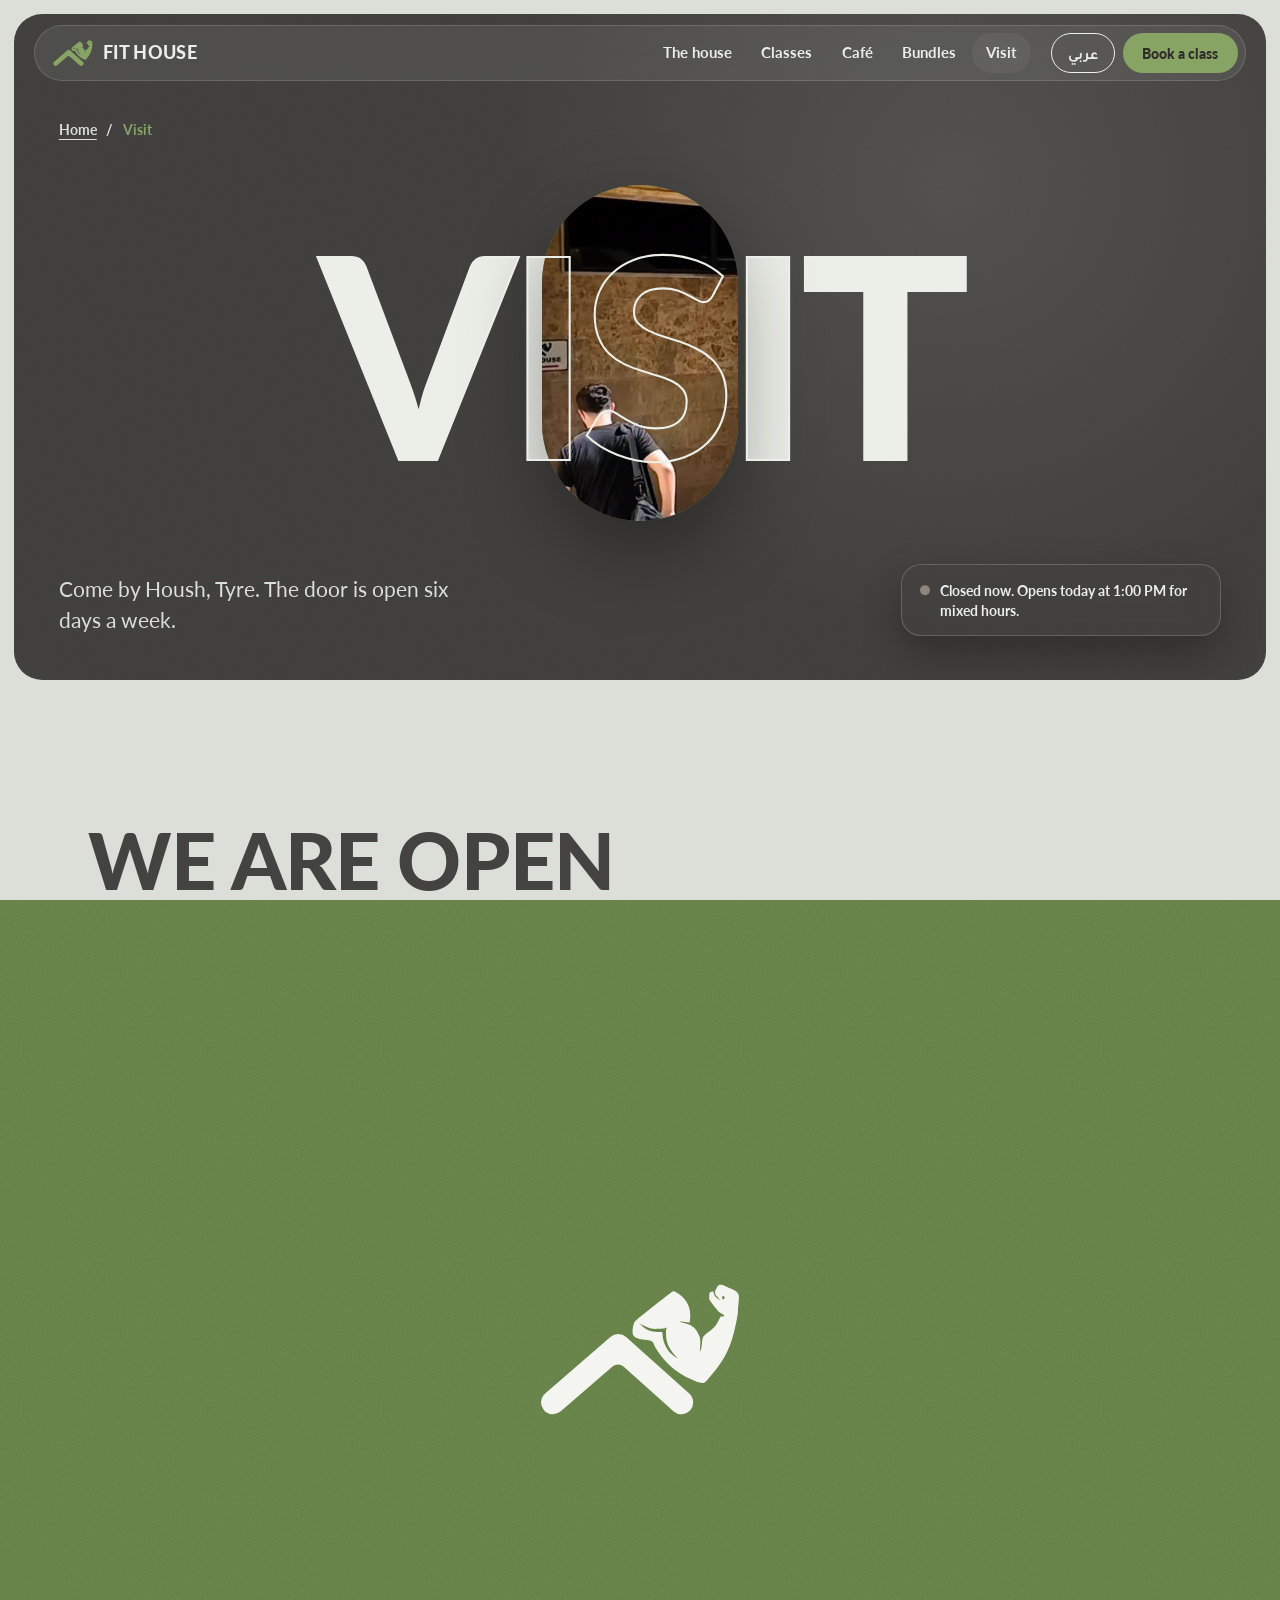
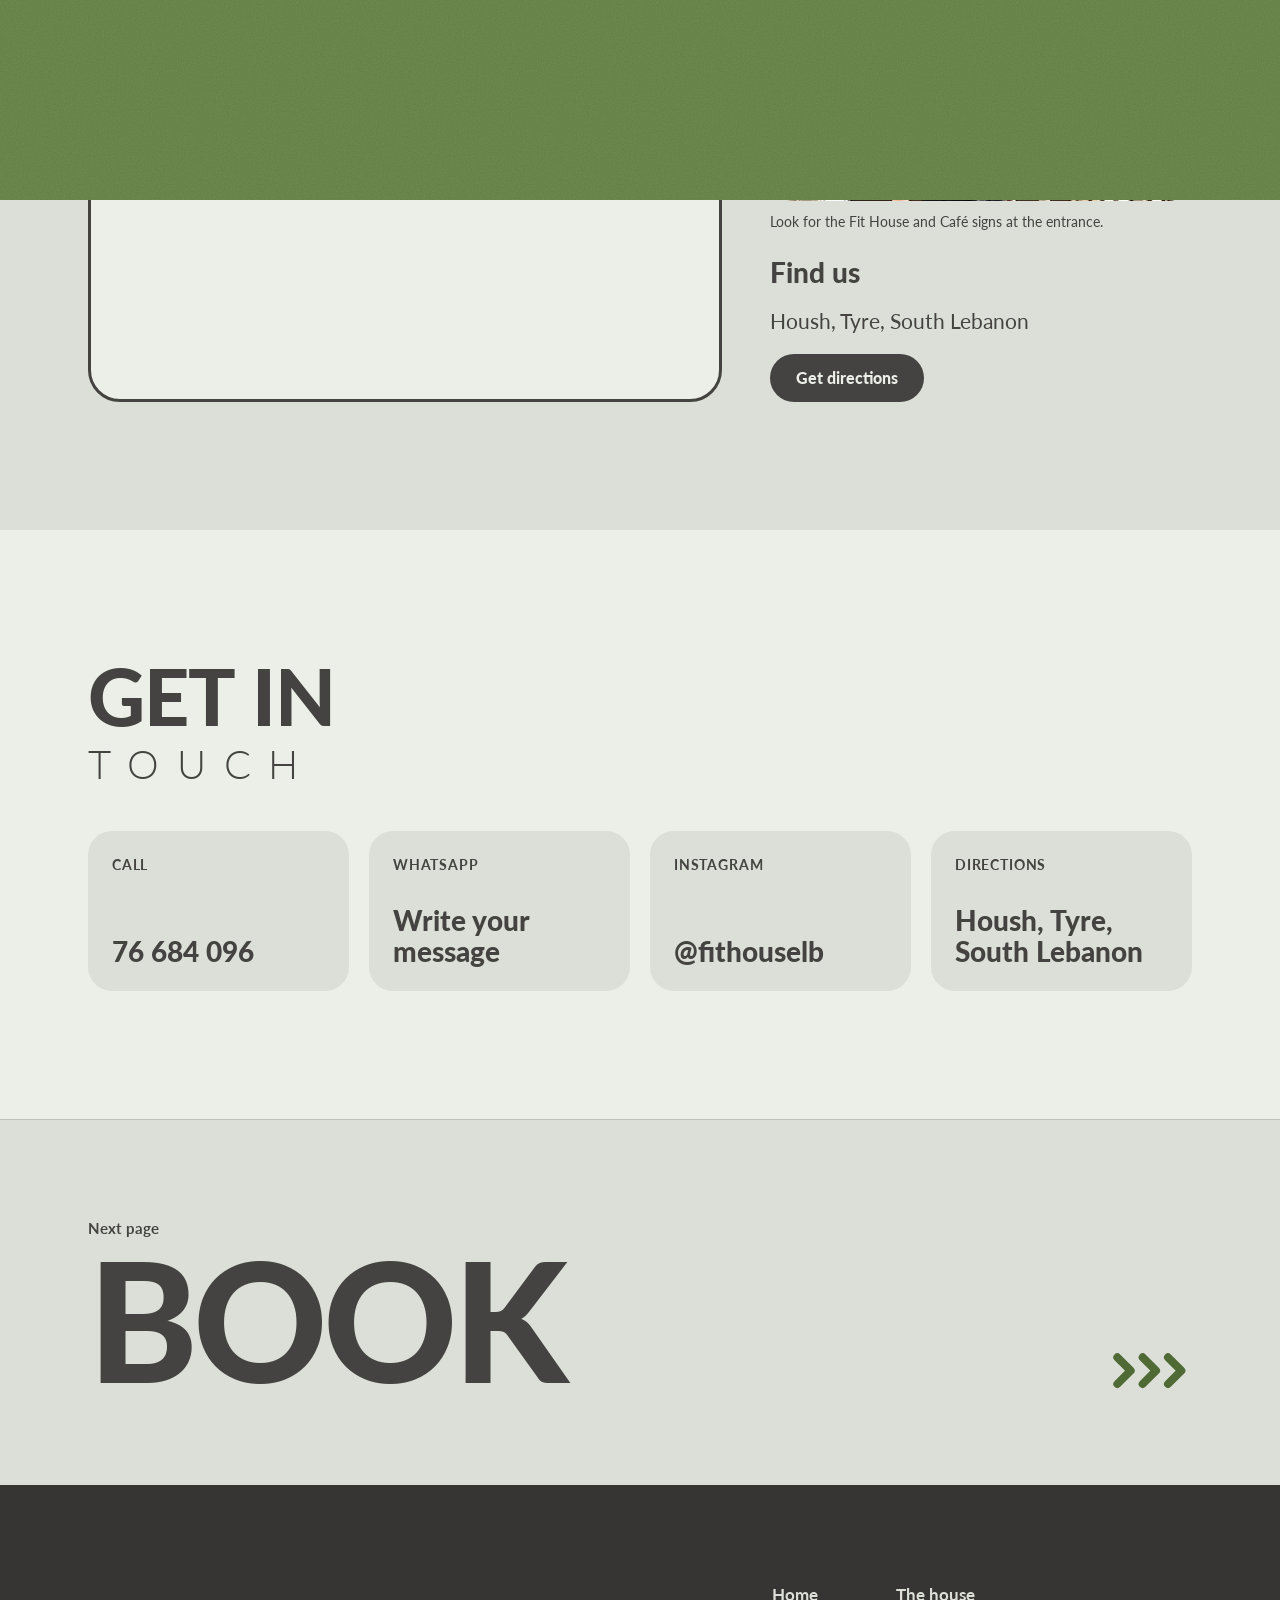
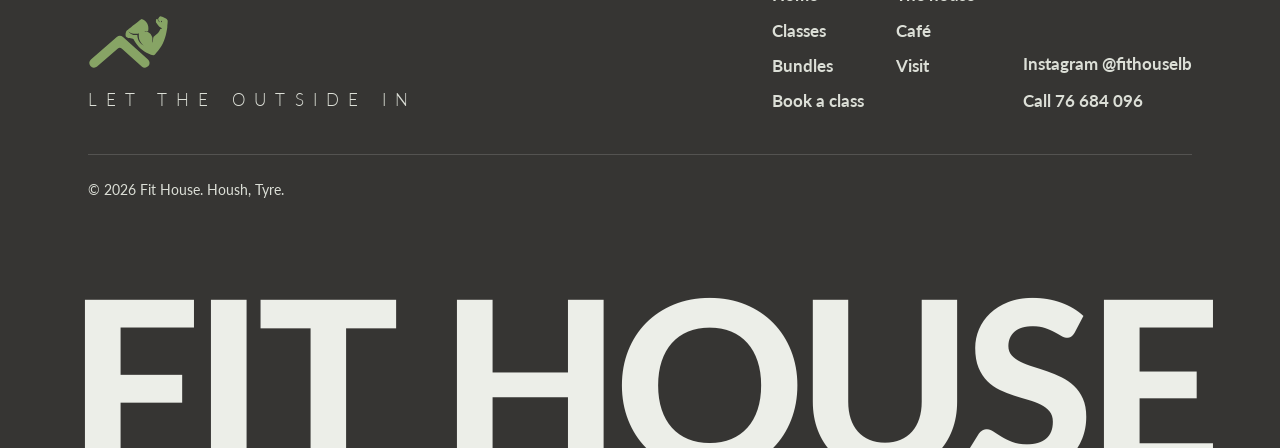
<file: visit.html>
<!doctype html>
<html lang="en" dir="ltr">
<head>
  <meta charset="utf-8">
  <meta name="viewport" content="width=device-width, initial-scale=1">
  <title>Visit | Fit House, Housh, Tyre</title>
  <meta name="description" content="Opening hours, ladies-only mornings, the map and how to find the entrance in Housh, Tyre.">
  <meta name="theme-color" content="#444341">
  <meta property="og:type" content="website">
  <meta property="og:title" content="Visit | Fit House, Housh, Tyre">
  <meta property="og:description" content="Opening hours, ladies-only mornings, the map and how to find the entrance in Housh, Tyre.">
  <meta property="og:site_name" content="Fit House">
  <meta property="og:url" content="https://hasankourani.github.io/fithouse/visit.html">
  <!-- Link previews (WhatsApp, Instagram, X) need the image as a full https address -->
  <meta property="og:image" content="https://hasankourani.github.io/fithouse/assets/img/og-image.jpg">
  <meta property="og:image:type" content="image/jpeg">
  <meta property="og:image:width" content="1200">
  <meta property="og:image:height" content="630">
  <meta property="og:image:alt" content="The Fit House logo beside a window looking out onto trees from the gym floor">
  <meta name="twitter:card" content="summary_large_image">
  <link rel="canonical" href="https://hasankourani.github.io/fithouse/visit.html">
  <link rel="icon" href="assets/img/favicon.png" type="image/png" sizes="128x128">
  <link rel="icon" href="assets/img/favicon.svg" type="image/svg+xml">
  <link rel="apple-touch-icon" href="assets/img/apple-touch-icon.png">
  <link rel="preconnect" href="https://fonts.googleapis.com">
  <link rel="preconnect" href="https://fonts.gstatic.com" crossorigin>
  <link rel="stylesheet" href="https://fonts.googleapis.com/css2?family=Lato:ital,wght@0,300;0,400;0,700;0,900;1,300;1,700;1,900&family=Tajawal:wght@300;400;700;900&display=swap">
  <link rel="stylesheet" href="assets/css/styles.css?v=17">
  <script>
    // Animations are always on. If the last page left through the curtain, start this one behind it.
    (function () {
      var root = document.documentElement, curtain = null;
      root.classList.add('js', 'motion');
      try { curtain = sessionStorage.getItem('fithouse-curtain'); } catch (e) {}
      if (curtain) root.classList.add('is-arriving');
    })();
  </script>
  <script type="application/ld+json">
  {
    "@context": "https://schema.org",
    "@type": "ExerciseGym",
    "name": "Fit House",
    "slogan": "Let the outside in",
    "telephone": "+961 76 684 096",
    "address": {"@type": "PostalAddress", "streetAddress": "Housh", "addressLocality": "Tyre", "addressCountry": "LB"},
    "geo": {"@type": "GeoCoordinates", "latitude": 33.240566, "longitude": 35.239929},
    "openingHoursSpecification": [
      {"@type": "OpeningHoursSpecification", "dayOfWeek": ["Monday", "Tuesday", "Wednesday", "Thursday", "Friday"], "opens": "08:00", "closes": "22:00"},
      {"@type": "OpeningHoursSpecification", "dayOfWeek": "Saturday", "opens": "13:00", "closes": "18:30"}
    ],
    "sameAs": ["https://www.instagram.com/fithouselb/"]
  }
  </script>
</head>
<body data-page="visit">
  <!-- comment -->
  <!-- Green curtain that wipes between pages (motion on only). First in the body so it
       covers the page before anything else paints. -->
  <div class="curtain" id="curtain" aria-hidden="true">
    <span class="curtain__mark mark" aria-hidden="true"><span class="mark__roof"></span><span class="mark__fig"></span></span>
  </div>
  <svg class="sprite" aria-hidden="true" focusable="false">
    <defs>
      <path id="leaf" d="M0 0C20-16 58-18 92 0C58 18 20 16 0 0Z" fill="currentColor"/>
    </defs>
    <symbol id="chevrons" viewBox="0 0 30 14">
      <path d="M2 2l5 5-5 5M11.5 2l5 5-5 5M21 2l5 5-5 5" fill="none" stroke="currentColor" stroke-width="3" stroke-linecap="round" stroke-linejoin="round"/>
    </symbol>
    <!-- Leaf shadows that fall across every "outside" surface -->
    <symbol id="leaves" viewBox="0 0 600 800" preserveAspectRatio="xMaxYMin slice">
      <path d="M640-30C540 110 430 230 255 440" fill="none" stroke="currentColor" stroke-width="7" stroke-linecap="round"/>
      <use href="#leaf" transform="translate(588 44) rotate(78) scale(1.15)"/>
      <use href="#leaf" transform="translate(566 74) rotate(172) scale(1.05)"/>
      <use href="#leaf" transform="translate(505 148) rotate(66) scale(1.3)"/>
      <use href="#leaf" transform="translate(482 176) rotate(186) scale(1.15)"/>
      <use href="#leaf" transform="translate(424 238) rotate(58) scale(1.4)"/>
      <use href="#leaf" transform="translate(398 266) rotate(192) scale(1.25)"/>
      <use href="#leaf" transform="translate(344 330) rotate(74) scale(1.2)"/>
      <use href="#leaf" transform="translate(312 362) rotate(176) scale(1.3)"/>
      <use href="#leaf" transform="translate(262 430) rotate(128) scale(1.25)"/>
      <path d="M-30 830C70 710 160 650 310 600" fill="none" stroke="currentColor" stroke-width="6" stroke-linecap="round"/>
      <use href="#leaf" transform="translate(40 760) rotate(-62) scale(1.1)"/>
      <use href="#leaf" transform="translate(62 746) rotate(22) scale(1.05)"/>
      <use href="#leaf" transform="translate(122 690) rotate(-72) scale(1.25)"/>
      <use href="#leaf" transform="translate(146 678) rotate(12) scale(1.15)"/>
      <use href="#leaf" transform="translate(204 644) rotate(-48) scale(1.2)"/>
      <use href="#leaf" transform="translate(230 634) rotate(30) scale(1.1)"/>
      <use href="#leaf" transform="translate(304 602) rotate(-16) scale(1.2)"/>
    </symbol>
  </svg>

  <a class="skip" href="#content" data-i18n="skip">Skip to content</a>

  <header class="nav" id="nav">
    <div class="nav__bar">
      <a class="brand" href="index.html" data-i18n-attr="aria-label:brand.label" aria-label="Fit House home">
        <span class="brand__mark mark" aria-hidden="true"><span class="mark__roof"></span><span class="mark__fig"></span></span>
        <span class="brand__word" lang="en">Fit House</span>
      </a>
      <nav class="nav__links" id="nav-links" data-i18n-attr="aria-label:nav.label" aria-label="Main">
        <a href="house.html" data-i18n="nav.house">The house</a>
        <a href="classes.html" data-i18n="nav.classes">Classes</a>
        <a href="cafe.html" data-i18n="nav.cafe">Café</a>
        <a href="bundles.html" data-i18n="nav.bundles">Bundles</a>
        <a href="visit.html" aria-current="page" data-i18n="nav.visit">Visit</a>
        <a class="nav__links-book" href="book.html" data-i18n="nav.book">Book a class</a>
      </nav>
      <div class="nav__actions">
        <button class="lang" type="button" id="lang-toggle" lang="ar">عربي</button>
        <a class="btn btn--moss btn--small nav__book" href="book.html" data-i18n="nav.book">Book a class</a>
        <button class="nav__menu" type="button" id="nav-menu" aria-expanded="false" aria-controls="nav-links" data-i18n="nav.menu">Menu</button>
      </div>
      <!-- Scroll progress under the pill, with the logo figure running along it -->
      <div class="progress" id="progress" aria-hidden="true">
        <span class="progress__bar"></span>
        <span class="progress__runner mark" aria-hidden="true"><span class="mark__roof"></span><span class="mark__fig"></span></span>
      </div>
    </div>
  </header>

  <main id="content">
    <section class="phero" aria-labelledby="page-title">
      <div class="phero__frame">
        <div class="phero__inner">
          <nav class="phero__crumb" data-i18n-attr="aria-label:crumb.label" aria-label="Breadcrumb">
            <a href="index.html" data-i18n="nav.home">Home</a><span aria-hidden="true">/</span><span aria-current="page" data-i18n="nav.visit">Visit</span>
          </nav>
          <h1 class="phero__word" id="page-title" data-i18n="page.visit">Visit</h1>
          <span class="phero__word phero__word--line" aria-hidden="true" data-i18n="page.visit">Visit</span>
          <div class="phero__window outside">
            <img src="assets/img/photos/entrance.webp" alt="" width="800" height="600" fetchpriority="high">
          </div>
          <p class="phero__lede" data-i18n="visit.intro">Come by Housh, Tyre. The door is open six days a week.</p>
          <div class="phero__card glass">
            <p class="status" data-status data-i18n="status.fallback">Monday to Friday 8:00 AM to 10:00 PM, Saturday 1:00 to 6:30 PM</p>
          </div>
        </div>
      </div>
    </section>

<section class="section" id="visit" aria-labelledby="visit-title">
      <div class="wrap">
        <h2 class="title" id="visit-title">
          <span class="title__black" data-i18n="visit.title">We are open</span>
        </h2>
        <p class="lede" data-i18n="visit.lede">Weekday mornings are for women only. Afternoons and Saturdays are mixed.</p>
        <p class="status status--dark" data-status data-i18n="status.fallback">Monday to Friday 8:00 AM to 10:00 PM, Saturday 1:00 to 6:30 PM</p>

        <div class="hours" id="hours">
          <div class="hours__row" data-days="1,2,3,4,5">
            <p class="hours__day"><span data-i18n="hours.weekdays">Monday to Friday</span><span class="hours__today" data-i18n="hours.today">Today</span></p>
            <div class="hours__bar">
              <span class="hours__seg hours__seg--ladies" style="--a:8;--b:12.5" data-i18n="hours.ladies">Ladies only</span>
              <span class="hours__seg hours__seg--mixed" style="--a:13;--b:22" data-i18n="hours.mixed">Mixed</span>
              <span class="hours__now" aria-hidden="true"></span>
            </div>
            <p class="hours__detail"><span data-i18n="hours.ladies">Ladies only</span> <time data-range="08:00-12:30">8:00 AM – 12:30 PM</time>, <span data-i18n="hours.mixed">Mixed</span> <time data-range="13:00-22:00">1:00 PM – 10:00 PM</time></p>
          </div>
          <div class="hours__row" data-days="6">
            <p class="hours__day"><span data-i18n="day.sat">Saturday</span><span class="hours__today" data-i18n="hours.today">Today</span></p>
            <div class="hours__bar">
              <span class="hours__seg hours__seg--mixed" style="--a:13;--b:18.5" data-i18n="hours.mixed">Mixed</span>
              <span class="hours__now" aria-hidden="true"></span>
            </div>
            <p class="hours__detail"><span data-i18n="hours.mixed">Mixed</span> <time data-range="13:00-18:30">1:00 PM – 6:30 PM</time></p>
          </div>
          <div class="hours__row" data-days="0">
            <p class="hours__day"><span data-i18n="day.sun">Sunday</span><span class="hours__today" data-i18n="hours.today">Today</span></p>
            <div class="hours__bar hours__bar--closed"><span data-i18n="hours.closed">Closed</span></div>
          </div>
          <div class="hours__axis" aria-hidden="true">
            <span style="--h:8" data-h="8">8 AM</span>
            <span style="--h:12" data-h="12">12 PM</span>
            <span style="--h:16" data-h="16">4 PM</span>
            <span style="--h:20" data-h="20">8 PM</span>
          </div>
        </div>

        <div class="visit">
          <div class="visit__map">
            <iframe src="https://maps.google.com/maps?q=33.240566,35.239929&amp;z=16&amp;output=embed" loading="lazy" decoding="async" referrerpolicy="no-referrer-when-downgrade" title="Map showing Fit House in Housh, Tyre" data-i18n-attr="title:visit.mapTitle"></iframe>
          </div>
          <div class="visit__info">
            <figure class="visit__entrance">
              <img src="assets/img/photos/entrance.webp" width="800" height="600" loading="lazy" decoding="async"
                alt="A member walking into the Fit House entrance, with signs for the gym and the café" data-i18n-attr="alt:photo.entrance">
              <figcaption data-i18n="visit.entrance">Look for the Fit House and Café signs at the entrance.</figcaption>
            </figure>
            <h3 data-i18n="visit.find">Find us</h3>
            <p class="visit__address" data-i18n="visit.address">Housh, Tyre, South Lebanon</p>
            <a class="btn btn--dark" href="https://www.google.com/maps/dir/?api=1&amp;destination=33.240566,35.239929" target="_blank" rel="noopener" data-i18n="visit.directions">Get directions</a>
          </div>
        </div>
      </div>
    </section>

    <section class="section section--tint" aria-labelledby="reach-title">
      <div class="wrap">
        <h2 class="title" id="reach-title">
          <span class="title__black" data-i18n="reach.title1">Get in</span>
          <span class="title__light" data-i18n="reach.title2">touch</span>
        </h2>
        <div class="reach">
          <a class="reach__card" href="tel:+96176684096">
            <span class="reach__label" data-i18n="reach.call">Call</span>
            <span class="reach__value" dir="ltr">76 684 096</span>
          </a>
          <a class="reach__card" href="book.html">
            <span class="reach__label" lang="en">WhatsApp</span>
            <span class="reach__value" data-i18n="reach.whatsapp">Write your message</span>
          </a>
          <a class="reach__card" href="https://www.instagram.com/fithouselb/" target="_blank" rel="noopener">
            <span class="reach__label" lang="en">Instagram</span>
            <span class="reach__value" lang="en" dir="ltr">@fithouselb</span>
          </a>
          <a class="reach__card" href="https://www.google.com/maps/dir/?api=1&amp;destination=33.240566,35.239929" target="_blank" rel="noopener">
            <span class="reach__label" data-i18n="reach.map">Directions</span>
            <span class="reach__value" data-i18n="visit.address">Housh, Tyre, South Lebanon</span>
          </a>
        </div>
      </div>
    </section>

    <a class="next-page" href="book.html">
      <span class="next-page__label" data-i18n="next.label">Next page</span>
      <span class="next-page__word" data-i18n="page.book">Book</span>
      <svg class="next-page__go" aria-hidden="true"><use href="#chevrons"/></svg>
    </a>
  </main>

  <footer class="footer">
    <div class="wrap footer__grid">
      <div class="footer__brand" lang="en">
        <span class="footer__mark mark" aria-hidden="true"><span class="mark__roof"></span><span class="mark__fig"></span></span>
        <p class="footer__tag">Let the outside in</p>
      </div>
      <nav class="footer__pages" data-i18n-attr="aria-label:footer.pages" aria-label="All pages">
        <a href="index.html" data-i18n="nav.home">Home</a>
        <a href="house.html" data-i18n="nav.house">The house</a>
        <a href="classes.html" data-i18n="nav.classes">Classes</a>
        <a href="cafe.html" data-i18n="nav.cafe">Café</a>
        <a href="bundles.html" data-i18n="nav.bundles">Bundles</a>
        <a href="visit.html" data-i18n="nav.visit">Visit</a>
        <a href="book.html" data-i18n="nav.book">Book a class</a>
      </nav>
      <ul class="footer__links">
        <li><a href="https://www.instagram.com/fithouselb/" target="_blank" rel="noopener">Instagram <span lang="en" dir="ltr">@fithouselb</span></a></li>
        <li><a href="tel:+96176684096"><span data-i18n="footer.call">Call</span> <span dir="ltr">76 684 096</span></a></li>
      </ul>
      <div class="footer__legal">
        <p data-i18n="footer.legal">© 2026 Fit House. Housh, Tyre.</p>
      </div>
    </div>
    <!-- Edge-to-edge wordmark; its letters wave on hover -->
    <p class="footer__word" id="footer-word" lang="en">Fit House</p>
  </footer>

  <!-- Cursor ring that follows the mouse (motion on, mouse only) -->
  <div class="cursor" id="cursor" aria-hidden="true"><span class="cursor__ring"></span><span class="cursor__dot"></span></div>

  <script src="assets/js/main.js?v=17" defer></script>
</body>
</html>
</file>
<file: assets/css/styles.css>
/* Fit House — brand tokens from the Metrics Creative Hub identity board */
:root {
  --charcoal: #444341;
  --charcoal-deep: #363533;
  --ink: #2e2d2b;
  --stone: #dcdfd7;
  --stone-hi: #eceee8;
  --taupe: #91847c;
  --taupe-soft: #cfc6bf;
  --moss: #6f8d4f;
  --moss-hi: #87a465;
  --moss-deep: #4f6a35;
  --leaf-light: #f4f5f0;

  --font: "Lato", "Tajawal", system-ui, sans-serif;

  --step--1: 0.875rem;
  --step-0: 1.0625rem;
  --step-1: 1.3125rem;
  --step-2: 1.75rem;
  --step-3: clamp(1.9rem, 3.4vw, 2.75rem);
  --step-4: clamp(2.6rem, 6.2vw, 5rem);
  --step-hero: clamp(3.1rem, 8.4vw, 8rem);

  --gutter: clamp(1rem, 4vw, 3rem);
  --max: 1200px;
  --nav-h: 4.5rem;
  --frame: clamp(8px, 1.1vw, 14px);

  --grain: url("data:image/svg+xml,%3Csvg xmlns='http://www.w3.org/2000/svg' width='180' height='180'%3E%3Cfilter id='n'%3E%3CfeTurbulence type='fractalNoise' baseFrequency='.85' numOctaves='2' stitchTiles='stitch'/%3E%3CfeColorMatrix values='0 0 0 0 0 0 0 0 0 0 0 0 0 0 0 0 0 0 .6 0'/%3E%3C/filter%3E%3Crect width='100%25' height='100%25' filter='url(%23n)'/%3E%3C/svg%3E");
}

*, *::before, *::after { box-sizing: border-box; }

html {
  -webkit-text-size-adjust: 100%;
  scroll-padding-top: var(--nav-h);
}
html.motion { scroll-behavior: smooth; }

body {
  margin: 0;
  background: var(--stone);
  color: var(--charcoal);
  font-family: var(--font);
  font-size: var(--step-0);
  line-height: 1.6;
  -webkit-font-smoothing: antialiased;
  overflow-x: hidden;
}

img, svg, iframe { display: block; max-width: 100%; }
img { height: auto; }
h1, h2, h3, p { margin: 0; }
a { color: inherit; }
button, select, input { font: inherit; color: inherit; }

:focus-visible {
  outline: 3px solid var(--moss-deep);
  outline-offset: 3px;
}

.sprite { position: absolute; width: 0; height: 0; overflow: hidden; }
.sr-only {
  position: absolute;
  width: 1px;
  height: 1px;
  overflow: hidden;
  clip-path: inset(50%);
  white-space: nowrap;
}

.skip {
  position: absolute;
  inset-inline-start: 1rem;
  top: -4rem;
  z-index: 100;
  padding: 0.75rem 1.25rem;
  border-radius: 999px;
  background: var(--stone-hi);
  color: var(--ink);
  font-weight: 700;
}
.skip:focus { top: 1rem; }

.wrap {
  width: 100%;
  max-width: var(--max);
  margin-inline: auto;
  padding-inline: var(--gutter);
}

/* ---------- Type ---------- */

.title {
  font-size: var(--step-4);
  line-height: 0.95;
  color: var(--charcoal);
}
.title__black {
  display: block;
  font-weight: 900;
  text-transform: uppercase;
  letter-spacing: -0.01em;
}
.title__light {
  display: block;
  margin-top: 0.3em;
  font-size: 0.5em;
  font-weight: 300;
  text-transform: uppercase;
  letter-spacing: 0.45em;
}
.title__lead {
  display: block;
  margin-bottom: 0.15em;
  font-size: 0.55em;
  font-weight: 300;
  font-style: italic;
  text-transform: uppercase;
}
.title--italic .title__black { font-style: italic; }

.lede {
  max-width: 42ch;
  margin-top: 1.25rem;
  font-size: var(--step-1);
  line-height: 1.5;
}

.note {
  max-width: 52ch;
  margin-top: 1.25rem;
  font-size: var(--step--1);
}

html[lang="ar"] .title__light,
html[lang="ar"] .title__black { letter-spacing: 0; }
html[lang="ar"] .title__lead,
html[lang="ar"] .title--italic .title__black,
html[lang="ar"] .manifesto__verdict { font-style: normal; }
html[lang="ar"] .title { line-height: 1.15; }

/* ---------- Buttons ---------- */

.btn {
  display: inline-flex;
  align-items: center;
  justify-content: center;
  gap: 0.7em;
  min-height: 3rem;
  padding: 0.7rem 1.5rem;
  border: 2px solid transparent;
  border-radius: 999px;
  font-size: 1rem;
  font-weight: 900;
  line-height: 1.2;
  text-decoration: none;
  cursor: pointer;
  transition: background-color 0.2s, color 0.2s, border-color 0.2s;
}
.btn--moss { background: var(--moss-hi); color: var(--ink); }
.btn--moss:hover { background: #97b375; }
.btn--dark { background: var(--charcoal); color: var(--stone-hi); }
.btn--dark:hover { background: var(--ink); }
.btn--ghost { border-color: currentColor; color: var(--stone-hi); }
.btn--ghost:hover { background: rgba(236, 238, 232, 0.12); }
.btn--small { min-height: 2.5rem; padding: 0.45rem 1.1rem; font-size: 0.9rem; }
.btn--wide { width: 100%; }

.chev { width: 1.6em; height: 0.75em; overflow: visible; }
.chev path {
  fill: none;
  stroke: currentColor;
  stroke-width: 3;
  stroke-linecap: round;
  stroke-linejoin: round;
}
[dir="rtl"] .chev { transform: scaleX(-1); }

/* Brand mark: the roof and the flexing figure, two masks filled with the current colour,
   so the figure can move on its own. */
.mark {
  position: relative;
  display: inline-block;
  flex: none;
  height: auto;
  aspect-ratio: 258.26 / 169.68;
}
.mark__roof,
.mark__fig {
  position: absolute;
  inset: 0;
  background: currentColor;
  -webkit-mask: center / contain no-repeat;
  mask: center / contain no-repeat;
}
.mark__roof { -webkit-mask-image: url("../img/brand/mark-roof.svg"); mask-image: url("../img/brand/mark-roof.svg"); }
.mark__fig {
  -webkit-mask-image: url("../img/brand/mark-figure.svg");
  mask-image: url("../img/brand/mark-figure.svg");
  /* Where the figure sits on the roof, so it flexes from its hips */
  transform-origin: 52% 58%;
}

/* ---------- Navigation: a floating glass pill ---------- */

.nav {
  position: fixed;
  inset-inline: 0;
  top: 0;
  z-index: 50;
  padding: calc(var(--frame) + 0.7rem) calc(var(--frame) + clamp(0.5rem, 2vw, 1.25rem)) 0;
  pointer-events: none;
}

.nav__bar {
  position: relative;
  display: flex;
  align-items: center;
  gap: 1.25rem;
  max-width: calc(var(--max) + 2rem);
  min-height: 3.5rem;
  margin-inline: auto;
  padding-block: 0.4rem;
  padding-inline: 1.15rem 0.45rem;
  border: 1px solid rgba(236, 238, 232, 0.16);
  border-radius: 999px;
  background: rgba(236, 238, 232, 0.08);
  color: var(--stone-hi);
  -webkit-backdrop-filter: blur(16px) saturate(1.3);
  backdrop-filter: blur(16px) saturate(1.3);
  pointer-events: auto;
  transition: background-color 0.35s, color 0.35s, border-color 0.35s, box-shadow 0.35s;
}
.nav--solid .nav__bar {
  border-color: rgba(68, 67, 65, 0.12);
  background: rgba(236, 238, 232, 0.86);
  color: var(--charcoal);
  box-shadow: 0 12px 32px rgba(46, 45, 43, 0.14);
}

.brand {
  display: flex;
  align-items: center;
  gap: 0.6rem;
  text-decoration: none;
  font-size: 1.1rem;
  font-weight: 900;
  text-transform: uppercase;
  letter-spacing: 0.02em;
  white-space: nowrap;
}
.brand__mark { width: 2.5rem; color: var(--moss-hi); transition: color 0.35s; }
.nav--solid .brand__mark { color: var(--moss-deep); }

.nav__links {
  display: flex;
  gap: 0.15rem;
  margin-inline-start: auto;
}
.nav__links a {
  padding: 0.5rem 0.85rem;
  border-radius: 999px;
  font-size: 0.92rem;
  font-weight: 700;
  text-decoration: none;
  transition: background-color 0.2s;
}
.nav__links a:hover { background: rgba(127, 127, 127, 0.18); }
.nav__links-book { display: none; }

.nav__actions { display: flex; align-items: center; gap: 0.5rem; }

.lang,
.nav__menu {
  min-height: 2.5rem;
  padding: 0.35rem 1rem;
  border: 1.5px solid currentColor;
  border-radius: 999px;
  background: transparent;
  font-size: 0.9rem;
  font-weight: 700;
  cursor: pointer;
}
.lang:hover, .nav__menu:hover { background: rgba(127, 127, 127, 0.14); }
.nav__menu { display: none; }

@media (max-width: 900px) {
  .nav__menu { display: inline-flex; align-items: center; }
  .nav__links {
    position: absolute;
    top: calc(100% + 0.6rem);
    inset-inline: 0;
    display: none;
    flex-direction: column;
    gap: 0;
    margin: 0;
    padding: 0.5rem 1.25rem 0.75rem;
    border-radius: 1.5rem;
    background: var(--charcoal);
    color: var(--stone-hi);
    box-shadow: 0 24px 48px rgba(46, 45, 43, 0.3);
  }
  .nav--open .nav__links { display: flex; }
  .nav__links a {
    padding: 0.9rem 0.25rem;
    border-radius: 0;
    border-bottom: 1px solid rgba(236, 238, 232, 0.14);
    font-size: 1.1rem;
  }
  .nav__links a:last-child { border-bottom: 0; }
  .nav__links a:hover { background: none; text-decoration: underline; }
  .nav__links-book { display: block; }
  .nav__actions { margin-inline-start: auto; }
}
@media (max-width: 560px) {
  .nav__book { display: none; }
  .nav__bar { gap: 0.5rem; }
  .brand { font-size: 1rem; }
}

/* ---------- Outside surfaces: moss, grain and leaf shadows ---------- */

.outside {
  isolation: isolate;
  overflow: hidden;
  background-color: var(--moss);
}
.outside::after {
  content: "";
  position: absolute;
  inset: 0;
  z-index: 0;
  background-image: var(--grain);
  opacity: 0.2;
  pointer-events: none;
}

.leaves {
  position: absolute;
  inset: -6% -6% auto auto;
  z-index: 0;
  width: 112%;
  height: 112%;
  color: #2b3a20;
  opacity: 0.3;
  filter: blur(5px);
  transform-origin: 100% 0;
  will-change: transform;
  pointer-events: none;
}
/* Leaves sway on their own and drift away from the pointer, like light moving through branches */
.motion .leaves {
  animation: sway 12s ease-in-out infinite alternate;
  translate: calc(var(--wx, 0) * -22px) calc(var(--wy, 0) * -14px);
  transition: translate 1.4s cubic-bezier(0.2, 0.7, 0.2, 1);
}
[dir="rtl"] .leaves {
  inset: -6% auto auto -6%;
  transform-origin: 50% 0;
  scale: -1 1;
}
@keyframes sway {
  from { transform: rotate(-1.2deg); }
  to { transform: rotate(1.5deg) translate3d(-1%, 1%, 0); }
}

/* ---------- Hero: a framed charcoal wall, with a window cut through OUTSIDE ---------- */

.hero {
  position: relative;
  background: var(--stone);
}
.hero__stage {
  position: relative;
  min-height: 100vh;
  min-height: 100svh;
  padding: var(--fm, var(--frame));
}
.motion .hero { height: 230vh; }
/* Phones and tablets open the window in one go on the first swipe, so the hero is one screen */
.motion .hero.hero--auto { height: auto; }
.motion .hero__stage {
  position: sticky;
  top: 0;
  height: 100vh;
  height: 100svh;
}

.hero__frame {
  position: relative;
  isolation: isolate;
  overflow: hidden;
  min-height: calc(100svh - 2 * var(--frame));
  border-radius: var(--fr, clamp(18px, 2.2vw, 32px));
  background: var(--charcoal);
  color: var(--stone-hi);
}
.motion .hero__frame { height: 100%; min-height: 0; }
/* Soft daylight that follows the pointer across the wall */
.hero__frame::before,
.hero__frame::after {
  content: "";
  position: absolute;
  inset: 0;
  z-index: 0;
  pointer-events: none;
}
.hero__frame::before {
  background: radial-gradient(circle at var(--mx, 72%) var(--my, 30%), rgba(236, 238, 232, 0.1), transparent 42%);
}
.hero__frame::after {
  background-image: var(--grain);
  opacity: 0.12;
}

.hero__outside {
  position: absolute;
  inset: 0;
  z-index: 2;
  display: none;
}
/* Fully closed until the script sizes the window, so the photo never flashes full screen */
.motion .hero__outside { display: block; clip-path: inset(50%); }
.motion .hero__window { opacity: 0; }

/* The real view through the window: treadmills facing the trees */
.hero__photo {
  position: absolute;
  inset: 0;
  width: 100%;
  height: 100%;
  object-fit: cover;
  object-position: 50% 45%;
}

.hero__outside-mark {
  position: absolute;
  top: 50%;
  left: 50%;
  z-index: 1;
  width: min(34vw, 240px);
  height: auto;
  color: var(--leaf-light);
  opacity: 0;
  transform: translate(-50%, -50%);
}

/* No z-index here on purpose: the words, the window and the photo layer with each other */
.hero__inner {
  --F: clamp(4.1rem, 17.4vw, 19.5rem);
  --dir: 1;
  position: relative;
  display: grid;
  grid-template-columns: minmax(0, 1fr) minmax(0, 1fr);
  grid-template-areas:
    "let  lede"
    "out  out"
    "ctas in";
  align-content: center;
  row-gap: clamp(0.75rem, 2vw, 1.75rem);
  min-height: inherit;
  height: 100%;
  padding: calc(var(--nav-h) + 2.5rem) clamp(1.25rem, 3.5vw, 3.5rem) clamp(1.75rem, 3.5vw, 3rem);
}
[dir="rtl"] .hero__inner { --dir: -1; }

.hero__title { display: contents; }
.hero__let,
.hero__in,
.hero__out {
  position: relative;
  z-index: 1;
  font-weight: 900;
  line-height: 0.86;
  letter-spacing: -0.02em;
  text-transform: uppercase;
  color: var(--stone-hi);
}
.hero__let,
.hero__in { font-size: clamp(2.4rem, 6.4vw, 6.6rem); }
.hero__let { grid-area: let; align-self: end; justify-self: start; }
.hero__in { grid-area: in; align-self: start; justify-self: end; }
.hero__out {
  grid-area: out;
  justify-self: center;
  font-size: var(--F);
  line-height: 0.8;
  letter-spacing: -0.035em;
  white-space: nowrap;
}
.hero__out--line {
  z-index: 3;
  color: transparent;
  -webkit-text-stroke: max(1.5px, 0.0075em) var(--stone-hi);
  pointer-events: none;
}

.hero__window {
  position: relative;
  z-index: 2;
  grid-area: out;
  justify-self: center;
  align-self: center;
  width: calc(var(--F) * 0.86);
  height: calc(var(--F) * 1.42);
  margin-block: calc(var(--F) * -0.31);
  border-radius: 999px;
  box-shadow: 0 30px 80px rgba(0, 0, 0, 0.35);
}

.hero__lede {
  position: relative;
  z-index: 3;
  grid-area: lede;
  align-self: end;
  justify-self: end;
  max-width: 30ch;
  font-size: var(--step-1);
  line-height: 1.5;
  color: var(--stone);
}
.hero__ctas {
  position: relative;
  z-index: 3;
  grid-area: ctas;
  align-self: start;
  display: flex;
  flex-wrap: wrap;
  gap: 0.75rem;
}

/* Glass cards and the badge float on the window's edges */
.glass {
  border: 1px solid rgba(236, 238, 232, 0.2);
  background: rgba(68, 67, 65, 0.38);
  color: var(--stone-hi);
  -webkit-backdrop-filter: blur(14px) saturate(1.3);
  backdrop-filter: blur(14px) saturate(1.3);
  box-shadow: 0 18px 40px rgba(0, 0, 0, 0.28);
}
.hero__card {
  position: relative;
  z-index: 4;
  grid-area: out;
  align-self: center;
  justify-self: center;
  border-radius: 1.25rem;
}
.hero__card--status {
  max-width: 17rem;
  padding: 0.85rem 1.1rem;
  translate: calc((var(--F) * -0.43 - 50% + 1.5rem) * var(--dir)) calc(var(--F) * 0.42);
}
.hero__card--status .status { font-size: 0.88rem; line-height: 1.4; }
.hero__card--drink {
  display: flex;
  align-items: center;
  gap: 0.8rem;
  padding-block: 0.5rem;
  padding-inline: 0.5rem 1.15rem;
  text-decoration: none;
  translate: calc((var(--F) * 0.43 + 50% - 1.5rem) * var(--dir)) calc(var(--F) * -0.4);
  transition: background-color 0.25s;
}
.hero__card--drink:hover { background: rgba(68, 67, 65, 0.6); }
.hero__card--drink img {
  width: 2.6rem;
  height: 3.6rem;
  border-radius: 999px;
  object-fit: cover;
}
.hero__drink-text { display: grid; font-size: 0.82rem; line-height: 1.35; }
.hero__drink-text strong { font-size: 0.95rem; font-weight: 900; }

.badge {
  position: relative;
  z-index: 4;
  grid-area: out;
  align-self: center;
  justify-self: center;
  display: grid;
  place-items: center;
  width: clamp(6.5rem, 9.5vw, 9.5rem);
  aspect-ratio: 1;
  border-radius: 50%;
  background: var(--moss-hi);
  color: var(--ink);
  text-decoration: none;
  box-shadow: 0 18px 40px rgba(0, 0, 0, 0.3);
  translate: calc(var(--F) * 0.43 * var(--dir)) calc(var(--F) * 0.6);
}
.badge__ring {
  position: absolute;
  inset: 0;
  width: 100%;
  height: 100%;
}
.badge__ring text {
  fill: currentColor;
  font-size: 14.5px;
  font-weight: 900;
  letter-spacing: 0.1em;
}
.badge__mark { width: 46%; }

@media (max-width: 760px) {
  .hero__inner {
    --F: 17.6vw;
    grid-template-columns: minmax(0, 1fr);
    grid-template-areas: "let" "out" "in" "lede" "ctas" "cards";
    row-gap: 0.9rem;
    padding: calc(var(--nav-h) + 1.75rem) 1.1rem 1.5rem;
  }
  .hero__lede { justify-self: start; margin-top: 0.5rem; }
  .hero__window {
    width: calc(var(--F) * 0.95);
    height: calc(var(--F) * 1.55);
    margin-block: calc(var(--F) * -0.375);
  }
  .hero__card--status { grid-area: cards; justify-self: start; max-width: none; translate: none; }
  .hero__card--drink,
  .badge { display: none; }
}

/* Opening status line, shared by hero and visit */
.status {
  display: inline-flex;
  align-items: baseline;
  gap: 0.6rem;
  font-size: 0.95rem;
  font-weight: 700;
}
.status::before {
  content: "";
  flex: none;
  width: 0.65rem;
  height: 0.65rem;
  border-radius: 50%;
  background: var(--taupe);
  transform: translateY(-0.05em);
}
.status[data-open="true"]::before { background: var(--moss-hi); box-shadow: 0 0 0 4px rgba(135, 164, 101, 0.3); }
.status--dark { margin-top: 1.5rem; color: var(--charcoal); }
.status--dark[data-open="true"]::before { background: var(--moss-deep); box-shadow: 0 0 0 4px rgba(79, 106, 53, 0.2); }

/* ---------- Manifesto ---------- */

.manifesto {
  position: relative;
  padding-block: clamp(5rem, 13vw, 10rem);
  color: var(--leaf-light);
}
.manifesto > .wrap { position: relative; z-index: 1; }
.manifesto .leaves {
  -webkit-mask-image: linear-gradient(to bottom, transparent, #000 35%);
  mask-image: linear-gradient(to bottom, transparent, #000 35%);
}

.manifesto__line {
  max-width: 24ch;
  margin-bottom: 1.25rem;
  font-size: var(--step-3);
  font-weight: 300;
  line-height: 1.2;
}
.manifesto__line s {
  font-weight: 700;
  text-decoration-color: var(--ink);
  text-decoration-thickness: 0.09em;
}
.manifesto__verdict {
  margin-block: clamp(2.5rem, 6vw, 4rem) 2rem;
  font-size: clamp(3rem, 9.5vw, 8rem);
  font-weight: 900;
  font-style: italic;
  line-height: 0.92;
  text-transform: uppercase;
  color: #f8f9f5;
}
.manifesto__body {
  max-width: 34ch;
  font-size: 1.5rem;
  line-height: 1.45;
}

/* ---------- Sections ---------- */

.section { padding-block: clamp(4.5rem, 10vw, 8rem); }
.section--tint { background: var(--stone-hi); }

/* ---------- Under one roof ---------- */

.house {
  display: grid;
  grid-template-columns: minmax(0, 1fr) minmax(13rem, 19rem);
  grid-template-rows: auto auto;
  margin-top: clamp(2.5rem, 6vw, 4.5rem);
}
.house__roof {
  grid-column: 1;
  grid-row: 1;
  width: 100%;
  height: clamp(56px, 9vw, 120px);
  margin-bottom: 0.75rem;
  overflow: visible;
}
.house__roof path {
  fill: none;
  stroke: var(--charcoal);
  stroke-width: 14px;
  stroke-linecap: round;
  stroke-linejoin: round;
}

.house__rooms {
  grid-column: 1;
  grid-row: 2;
  display: grid;
  grid-template-columns: 1.35fr 1fr;
  gap: 3px;
  border: 3px solid var(--charcoal);
  background: var(--charcoal);
}
.room {
  --pad: clamp(1.25rem, 3vw, 2rem);
  overflow: hidden;
  display: flex;
  flex-direction: column;
  gap: 0.6rem;
  padding: var(--pad);
  background: var(--stone-hi);
}
.room__photo {
  width: calc(100% + 2 * var(--pad));
  max-width: none;
  margin: calc(-1 * var(--pad)) calc(-1 * var(--pad)) 0.65rem;
  aspect-ratio: 4 / 3;
  object-fit: cover;
}
.room h3,
.garden h3 {
  font-size: var(--step-1);
  font-weight: 900;
  line-height: 1.2;
}
.room p { max-width: 40ch; }
.room__note {
  margin-top: auto;
  padding-top: 0.5rem;
  font-weight: 700;
  color: var(--moss-deep);
}

/* The garden sits outside the walls, shaped like the brand board's half pills */
.garden {
  position: relative;
  grid-column: 2;
  grid-row: 2;
  display: flex;
  flex-direction: column;
  justify-content: flex-end;
  overflow: hidden;
  border-start-end-radius: 999px;
  border-end-end-radius: 999px;
  background: var(--moss-deep);
  color: var(--leaf-light);
}
.garden__photo {
  position: absolute;
  inset: 0;
  width: 100%;
  height: 100%;
  object-fit: cover;
  object-position: 50% 30%;
}
.garden__text {
  position: relative;
  display: grid;
  gap: 0.5rem;
  padding-block: 6rem clamp(4rem, 7vw, 6rem);
  padding-inline: clamp(1.5rem, 3vw, 2.25rem) clamp(3.5rem, 6vw, 5rem);
  background: linear-gradient(to top, rgba(79, 106, 53, 0.95) 60%, rgba(79, 106, 53, 0));
}
.garden h3 { font-size: var(--step-2); }
.garden p { font-size: 1.1rem; font-weight: 700; line-height: 1.4; }

@media (max-width: 760px) {
  .house { grid-template-columns: 1fr; }
  .house__rooms { grid-template-columns: 1fr; }
  .garden {
    grid-column: 1;
    grid-row: 3;
    min-height: 26rem;
    margin-top: 1rem;
  }
  .garden__text { padding-inline-end: 5rem; }
}

/* ---------- Café menu ---------- */

.cups {
  --cups-gap: clamp(1.5rem, 4vw, 3.5rem);
  display: grid;
  grid-template-columns: repeat(3, minmax(0, 1fr));
  gap: var(--cups-gap);
  margin: clamp(2.5rem, 6vw, 4rem) 0 0;
  padding: 0;
  list-style: none;
}
.cup { display: grid; align-content: start; gap: 0.6rem; }
.cup__photo {
  width: 100%;
  aspect-ratio: 4 / 7;
  margin-bottom: 0.75rem;
  border-radius: 999px;
  object-fit: cover;
}
.cup h3 { font-size: var(--step-1); font-weight: 900; line-height: 1.2; }
.cup p { max-width: 30ch; font-size: var(--step--1); }
.cup__stats {
  display: flex;
  flex-wrap: wrap;
  gap: 0.4rem;
  margin: 0;
  padding: 0;
  list-style: none;
}
.cup__stats li {
  padding: 0.2rem 0.8rem;
  border-radius: 999px;
  background: var(--stone);
  font-size: var(--step--1);
  font-weight: 700;
}

@media (max-width: 760px) {
  .cups { grid-template-columns: 1fr; }
  .cup__photo { max-width: 16rem; }
}

/* ---------- Classes timetable ---------- */

.timetable {
  display: grid;
  grid-template-columns: 5.5rem repeat(3, minmax(0, 1fr));
  grid-template-rows: auto repeat(2, minmax(6.75rem, auto));
  column-gap: 0.75rem;
  margin-top: clamp(2rem, 5vw, 3rem);
}
.tt-axis,
.tt-day,
.tt-day ol { display: contents; }

.tt-axis span {
  grid-column: 1;
  grid-row: var(--row);
  padding-top: 1.1rem;
  font-size: var(--step--1);
  font-weight: 700;
  white-space: nowrap;
}
.tt-lane {
  grid-column: var(--col);
  grid-row: 2 / -1;
  border-radius: 1.5rem;
  background: var(--stone-hi);
}
.tt-day h3 {
  grid-column: var(--col);
  grid-row: 1;
  padding: 0 0.75rem 0.85rem;
  font-size: var(--step-1);
  font-weight: 900;
}
.tt-day ol { margin: 0; padding: 0; list-style: none; }

.slot {
  grid-column: var(--col);
  grid-row: var(--row);
  display: grid;
  align-content: start;
  gap: 0.15rem;
  margin: 0.4rem;
  padding: 0.85rem 1rem;
  border-radius: 1.1rem;
  background: var(--moss-hi);
  color: var(--ink);
}
.slot time { font-size: var(--step--1); font-weight: 700; }
.slot strong { font-size: 1.05rem; font-weight: 900; line-height: 1.25; }
.slot span { font-size: var(--step--1); }
.slot--kids { background: var(--taupe-soft); }

@media (max-width: 760px) {
  .timetable { display: grid; grid-template-columns: 1fr; grid-template-rows: none; gap: 1.75rem; }
  .tt-axis, .tt-lane { display: none; }
  .tt-day { display: block; }
  .tt-day h3 { padding: 0 0 0.6rem; }
  .tt-day ol { display: grid; gap: 0.5rem; }
  .slot { grid-column: auto; grid-row: auto; margin: 0; }
}

/* ---------- Bundles ---------- */

.bundles {
  display: grid;
  grid-template-columns: minmax(0, 0.85fr) minmax(0, 1.15fr);
  gap: clamp(2.5rem, 6vw, 6rem);
  align-items: start;
}
.bundles__intro { display: grid; justify-items: start; gap: 1.5rem; }
.bundles__intro .note { margin-top: 0; }
.bundles .title { font-size: clamp(2.3rem, 4.8vw, 4rem); }

.seg {
  display: inline-flex;
  padding: 4px;
  border: 2px solid var(--charcoal);
  border-radius: 999px;
}
.seg__btn {
  min-height: 2.75rem;
  padding: 0.4rem 1.5rem;
  border: 0;
  border-radius: 999px;
  background: transparent;
  font-weight: 900;
  cursor: pointer;
}
.seg__btn[aria-selected="true"] { background: var(--charcoal); color: var(--stone-hi); }
html:not(.js) .seg { display: none; }
html:not(.js) .panel + .panel { margin-top: 3rem; }

.prices {
  margin: 0;
  padding: 0;
  list-style: none;
  border-top: 3px solid var(--charcoal);
}
.prices li {
  display: grid;
  grid-template-columns: minmax(0, 1fr) auto;
  align-items: center;
  gap: 1rem;
  padding: 1.3rem 0;
  border-bottom: 1px solid rgba(68, 67, 65, 0.35);
}
.prices h3 {
  font-size: 1.05rem;
  font-weight: 900;
  letter-spacing: 0.02em;
  text-transform: uppercase;
}
.prices p { margin-top: 0.15rem; font-size: 0.95rem; }
.price {
  min-width: 6.5rem;
  padding-inline-start: 1.5rem;
  border-inline-start: 1px solid rgba(68, 67, 65, 0.35);
  font-size: clamp(1.75rem, 3vw, 2.4rem);
  font-weight: 300;
  font-variant-numeric: lining-nums tabular-nums;
  text-align: center;
}
@media (max-width: 860px) {
  .bundles { grid-template-columns: 1fr; }
}

/* Full access as a membership card: moss, grain, a gold chip, and glare that follows the pointer */
.pass {
  position: relative;
  isolation: isolate;
  overflow: hidden;
  display: flex;
  flex-direction: column;
  gap: 0.35rem;
  max-width: 27rem;
  aspect-ratio: 1.586;
  margin-bottom: 2.25rem;
  padding: clamp(1.25rem, 3vw, 1.75rem);
  border-radius: 1.4rem;
  background: radial-gradient(130% 150% at 0% 0%, #6f8d4f 0%, #4f6a35 48%, #33471f 100%);
  color: var(--stone-hi);
  box-shadow: 0 30px 60px rgba(46, 45, 43, 0.3), inset 0 0 0 1px rgba(236, 238, 232, 0.18);
  transform: perspective(900px) rotateX(var(--rx, 0deg)) rotateY(var(--ry, 0deg));
  transition: transform 0.5s cubic-bezier(0.2, 0.8, 0.2, 1);
}
.pass::after {
  content: "";
  position: absolute;
  inset: 0;
  z-index: -1;
  background-image: var(--grain);
  opacity: 0.25;
  pointer-events: none;
}
.pass__glare {
  position: absolute;
  inset: 0;
  z-index: 1;
  background: radial-gradient(circle at var(--gx, 25%) var(--gy, 15%), rgba(255, 255, 255, 0.45), transparent 45%);
  mix-blend-mode: soft-light;
  pointer-events: none;
}
.pass > :not(.pass__glare) { position: relative; z-index: 2; }
.pass__head { display: flex; align-items: center; gap: 0.6rem; }
.pass__mark { width: 2.6rem; color: var(--stone-hi); }
.pass__brand { font-weight: 900; letter-spacing: 0.04em; text-transform: uppercase; }
.pass__chip {
  width: 2.6rem;
  height: 2rem;
  margin-inline-start: auto;
  border-radius: 0.45rem;
  background: linear-gradient(135deg, #e2d9b3, #a8986a 60%, #d9cd9d);
  box-shadow: inset 0 0 0 1px rgba(0, 0, 0, 0.18);
}
.pass__tier {
  margin-top: auto;
  font-size: 0.95rem;
  font-weight: 900;
  letter-spacing: 0.05em;
  text-transform: uppercase;
}
.pass__price { display: flex; align-items: baseline; gap: 0.5rem; font-size: 0.95rem; }
.pass__price .price {
  min-width: 0;
  padding: 0;
  border: 0;
  font-size: clamp(2.6rem, 5vw, 3.5rem);
  font-weight: 900;
  line-height: 1;
  text-align: start;
}
.pass__detail { font-size: 0.88rem; color: var(--stone); }
.pass__tag { font-size: 0.62rem; font-weight: 300; letter-spacing: 0.42em; text-transform: uppercase; opacity: 0.75; }
html[lang="ar"] .pass__tag { letter-spacing: 0.42em; }

/* ---------- Book ---------- */

.book { background: var(--charcoal); color: var(--stone-hi); }
.book .title { color: var(--stone-hi); }
.book__grid {
  display: grid;
  grid-template-columns: minmax(0, 1.15fr) minmax(0, 0.85fr);
  gap: clamp(2.5rem, 6vw, 6rem);
  align-items: start;
}
.book__intro { display: grid; gap: 1.75rem; }
.book__intro .lede { margin-top: 0; }
.book :focus-visible { outline-color: var(--moss-hi); }

.contact {
  display: grid;
  gap: 0.6rem;
  margin: 2rem 0 0;
  padding: 0;
  list-style: none;
}
.contact a { font-weight: 900; text-underline-offset: 0.25em; }

.composer {
  display: grid;
  gap: 1.75rem;
  padding: clamp(1.5rem, 3vw, 2.25rem);
  border-radius: 2rem;
  background: var(--charcoal-deep);
}
.composer__field { margin: 0; padding: 0; border: 0; display: grid; gap: 0.75rem; }
.composer__field legend,
.composer__day > span {
  padding: 0;
  margin-bottom: 0.75rem;
  font-weight: 700;
}
.composer__day > span { margin-bottom: 0; }

.chips { display: flex; flex-wrap: wrap; gap: 0.5rem; }
.chip { position: relative; cursor: pointer; }
.chip input { position: absolute; opacity: 0; pointer-events: none; }
.chip span {
  display: inline-flex;
  align-items: center;
  min-height: 2.6rem;
  padding: 0.4rem 1.05rem;
  border: 2px solid rgba(236, 238, 232, 0.35);
  border-radius: 999px;
  font-size: 0.95rem;
  font-weight: 700;
  transition: background-color 0.15s, border-color 0.15s, color 0.15s;
}
.chip:hover span { border-color: var(--stone-hi); }
.chip input:checked + span { border-color: var(--moss-hi); background: var(--moss-hi); color: var(--ink); }
.chip input:focus-visible + span { outline: 3px solid var(--moss-hi); outline-offset: 3px; }

.composer select {
  min-height: 3rem;
  padding: 0.5rem 1.25rem;
  border: 2px solid rgba(236, 238, 232, 0.35);
  border-radius: 999px;
  background: var(--charcoal);
  font-weight: 700;
}

.composer__hint { margin-top: -0.9rem; font-size: var(--step--1); color: var(--stone); }
.book .contact { margin-top: 0; }

/* The WhatsApp draft, shown on a phone */
.phone {
  position: sticky;
  top: 6.5rem;
  justify-self: center;
  width: min(100%, 20.5rem);
  aspect-ratio: 9 / 18.6;
  padding: 0.65rem;
  border-radius: 3rem;
  background: #1d1c1b;
  box-shadow: inset 0 0 0 2px #56554f, 0 40px 90px rgba(0, 0, 0, 0.5);
  rotate: -3deg;
}
html[dir="rtl"] .phone { rotate: 3deg; }
.phone::before {
  content: "";
  position: absolute;
  top: 1.15rem;
  left: 50%;
  z-index: 2;
  width: 5.5rem;
  height: 1.45rem;
  border-radius: 999px;
  background: #1d1c1b;
  transform: translateX(-50%);
}
.phone__screen {
  position: relative;
  display: flex;
  flex-direction: column;
  height: 100%;
  overflow: hidden;
  border-radius: 2.4rem;
  background: #e4e6df;
}
.phone__bar {
  display: flex;
  align-items: center;
  gap: 0.7rem;
  padding: 3rem 1rem 0.85rem;
  background: var(--moss-deep);
  color: var(--stone-hi);
}
.phone__avatar {
  display: grid;
  place-items: center;
  flex: none;
  width: 2.4rem;
  height: 2.4rem;
  border-radius: 50%;
  background: var(--stone-hi);
  color: var(--moss-deep);
}
.phone__avatar .mark { width: 76%; }
.phone__who { display: grid; font-size: 0.75rem; line-height: 1.3; }
.phone__who strong { font-size: 0.98rem; font-weight: 900; }
.phone__chat {
  position: relative;
  display: flex;
  flex: 1;
  flex-direction: column;
  align-items: flex-end;
  gap: 0.75rem;
  padding: 1rem 0.85rem;
  overflow: hidden;
}
.phone__chat::before {
  content: "";
  position: absolute;
  inset: 0;
  background-image: var(--grain);
  opacity: 0.12;
  pointer-events: none;
}
.phone__day {
  align-self: center;
  padding: 0.2rem 0.75rem;
  border-radius: 999px;
  background: rgba(68, 67, 65, 0.12);
  color: var(--ink);
  font-size: 0.72rem;
  font-weight: 700;
}
.bubble {
  position: relative;
  max-width: 88%;
  padding: 0.7rem 0.95rem 0.8rem;
  border-radius: 1.15rem;
  border-end-end-radius: 0.3rem;
  background: var(--moss-hi);
  color: var(--ink);
  font-size: 0.95rem;
  line-height: 1.45;
  box-shadow: 0 2px 0 rgba(46, 45, 43, 0.1);
}
.bubble__ticks {
  margin-inline-start: 0.4rem;
  color: var(--moss-deep);
  font-size: 0.75rem;
  font-weight: 900;
  letter-spacing: -0.15em;
}
.phone__input {
  display: flex;
  align-items: center;
  gap: 0.6rem;
  margin: 0.6rem;
  padding-block: 0.45rem;
  padding-inline: 1rem 0.45rem;
  border-radius: 999px;
  background: var(--stone-hi);
  color: rgba(46, 45, 43, 0.55);
  font-size: 0.85rem;
}
.phone__send {
  display: grid;
  place-items: center;
  width: 2.2rem;
  height: 2.2rem;
  margin-inline-start: auto;
  border-radius: 50%;
  background: var(--moss-deep);
}
.phone__send svg { width: 1rem; fill: var(--stone-hi); }
[dir="rtl"] .phone__send svg { transform: scaleX(-1); }

@media (max-width: 860px) {
  .book__grid { grid-template-columns: 1fr; }
  .phone { position: relative; top: 0; width: min(100%, 18rem); rotate: 0deg; }
  html[dir="rtl"] .phone { rotate: 0deg; }
}

/* ---------- Visit: hours and map ---------- */

.hours { margin-top: 2.5rem; }
.hours__row {
  display: grid;
  grid-template-columns: 11rem minmax(0, 1fr);
  align-items: center;
  column-gap: 1.5rem;
  row-gap: 0.5rem;
  padding: 1.1rem 0;
  border-bottom: 1px solid rgba(68, 67, 65, 0.3);
}
.hours__day { display: flex; flex-wrap: wrap; align-items: center; gap: 0.5rem; font-weight: 900; }
.hours__today {
  display: none;
  padding: 0.1rem 0.6rem;
  border-radius: 999px;
  background: var(--charcoal);
  color: var(--stone-hi);
  font-size: 0.75rem;
  font-weight: 700;
}
.hours__row.is-today .hours__today { display: inline-block; }

.hours__bar {
  position: relative;
  height: 2.75rem;
  border-radius: 999px;
  background: var(--stone-hi);
}
.hours__bar--closed {
  display: flex;
  align-items: center;
  justify-content: center;
  font-size: var(--step--1);
  font-weight: 700;
}
.hours__seg {
  position: absolute;
  top: 0;
  bottom: 0;
  inset-inline-start: calc((var(--a) - 7) / 16 * 100%);
  width: calc((var(--b) - var(--a)) / 16 * 100%);
  display: flex;
  align-items: center;
  overflow: hidden;
  padding-inline: 0.9rem;
  border-radius: 999px;
  color: var(--ink);
  font-size: 0.8rem;
  font-weight: 700;
  white-space: nowrap;
}
.hours__seg--ladies { background: var(--taupe-soft); }
.hours__seg--mixed { background: var(--moss-hi); }
.hours__now {
  position: absolute;
  top: -0.4rem;
  bottom: -0.4rem;
  inset-inline-start: calc(var(--n, 0) * 100%);
  z-index: 1;
  display: none;
  width: 3px;
  border-radius: 3px;
  background: var(--ink);
}
.hours__now.is-visible { display: block; }
.hours__detail { grid-column: 2; font-size: var(--step--1); }

.hours__axis {
  position: relative;
  height: 1.5rem;
  margin-inline-start: 12.5rem;
  margin-top: 0.6rem;
  font-size: 0.8rem;
  font-weight: 700;
}
.hours__axis span {
  position: absolute;
  inset-inline-start: calc((var(--h) - 7) / 16 * 100%);
  transform: translateX(-50%);
  white-space: nowrap;
}
[dir="rtl"] .hours__axis span { transform: translateX(50%); }

@media (max-width: 760px) {
  .hours__row { grid-template-columns: 1fr; }
  .hours__detail { grid-column: 1; }
  .hours__axis { margin-inline-start: 0; }
}

.visit {
  display: grid;
  grid-template-columns: minmax(0, 1.5fr) minmax(0, 1fr);
  gap: clamp(1.5rem, 4vw, 3rem);
  align-items: end;
  margin-top: clamp(3rem, 7vw, 5rem);
}
.visit__map {
  overflow: hidden;
  aspect-ratio: 16 / 10;
  border: 3px solid var(--charcoal);
  border-radius: 2rem;
  background: var(--stone-hi);
}
.visit__map iframe { width: 100%; height: 100%; border: 0; }
.visit__info { display: grid; justify-items: start; gap: 1rem; }
.visit__entrance { display: grid; gap: 0.6rem; margin: 0 0 0.5rem; }
.visit__entrance img {
  width: 100%;
  aspect-ratio: 4 / 3;
  border-radius: 1.5rem;
  object-fit: cover;
}
.visit__entrance figcaption { font-size: var(--step--1); }
.visit__info h3 { font-size: var(--step-2); font-weight: 900; line-height: 1.1; }
.visit__address { font-size: var(--step-1); }

@media (max-width: 760px) {
  .visit { grid-template-columns: 1fr; }
  .visit__map { aspect-ratio: 4 / 3; }
}

/* ---------- Footer ---------- */

.footer {
  overflow: hidden;
  padding-top: clamp(3.5rem, 8vw, 6rem);
  background: var(--charcoal-deep);
  color: var(--stone);
}
.footer__grid {
  display: grid;
  grid-template-columns: minmax(0, 1fr) auto;
  gap: 2.5rem 3rem;
  align-items: end;
}
.footer__mark { width: 5rem; color: var(--moss-hi); }
/* Edge-to-edge wordmark, cut off by the bottom of the page */
.footer__word {
  margin: clamp(2.5rem, 6vw, 4.5rem) 0 0;
  font-size: 18.4vw;
  font-weight: 900;
  line-height: 0.74;
  letter-spacing: -0.035em;
  text-align: center;
  text-transform: uppercase;
  white-space: nowrap;
  color: var(--stone-hi);
  translate: 0 0.08em;
  cursor: default;
}
.footer__tag {
  margin-top: 0.75rem;
  font-size: clamp(0.8rem, 1.6vw, 1.05rem);
  font-weight: 300;
  letter-spacing: 0.55em;
  text-transform: uppercase;
}
.footer__links {
  display: grid;
  gap: 0.6rem;
  margin: 0;
  padding: 0;
  list-style: none;
  font-weight: 700;
}
.footer__links a { text-decoration: none; }
.footer__links a:hover { text-decoration: underline; text-underline-offset: 0.25em; }
.footer__legal {
  grid-column: 1 / -1;
  display: flex;
  flex-wrap: wrap;
  align-items: center;
  justify-content: space-between;
  gap: 1rem;
  padding-top: 1.5rem;
  border-top: 1px solid rgba(220, 223, 215, 0.18);
  font-size: var(--step--1);
}
.footer :focus-visible { outline-color: var(--moss-hi); }

@media (max-width: 640px) {
  .footer__grid { grid-template-columns: 1fr; }
}

/* ---------- Ribbons ---------- */

.ribbons {
  position: relative;
  height: clamp(8.5rem, 15vw, 13rem);
  overflow: hidden;
  background: var(--stone);
}
.ribbon {
  position: absolute;
  top: 50%;
  left: -6%;
  right: -6%;
  padding-block: clamp(0.65rem, 1.4vw, 1rem);
  overflow: hidden;
  font-size: clamp(1.35rem, 3.2vw, 2.6rem);
}
.ribbon--a { z-index: 1; background: var(--charcoal); color: var(--stone-hi); transform: translateY(-50%) rotate(-3deg); }
.ribbon--b { background: var(--moss-hi); color: var(--ink); transform: translateY(-50%) rotate(2.5deg); }
.ribbon__track { display: flex; align-items: center; gap: 0.9em; width: max-content; }
.ribbon__item { font-weight: 900; line-height: 1; text-transform: uppercase; white-space: nowrap; }
.ribbon__mark { width: 1.5em; }

/* ---------- Drifting outline type behind the timetable ---------- */

.section--drift { position: relative; overflow: hidden; }
.section--drift > .wrap { position: relative; z-index: 1; }
.drift {
  position: absolute;
  top: clamp(0.5rem, 3vw, 2.5rem);
  left: 0;
  z-index: 0;
  font-size: clamp(6rem, 17vw, 16rem);
  font-weight: 900;
  line-height: 1;
  text-transform: uppercase;
  white-space: nowrap;
  color: transparent;
  -webkit-text-stroke: 1.5px rgba(68, 67, 65, 0.16);
  translate: var(--sx, 0) 0;
  pointer-events: none;
  user-select: none;
}

/* ---------- Scroll progress ---------- */

.progress {
  position: absolute;
  inset-inline: 2.25rem;
  bottom: -12px;
  height: 3px;
  opacity: 0;
  pointer-events: none;
  transition: opacity 0.3s;
}
.nav--solid .progress { opacity: 1; }
.progress__bar {
  position: absolute;
  inset: 0;
  border-radius: 3px;
  background: var(--moss-deep);
  transform: scaleX(var(--progress, 0));
  transform-origin: left;
}
[dir="rtl"] .progress__bar { transform-origin: right; }
.progress__runner {
  position: absolute;
  bottom: 2px;
  inset-inline-start: calc(var(--progress, 0) * 100%);
  width: 1.7rem;
  color: var(--moss-deep);
  translate: -50% 0;
}
[dir="rtl"] .progress__runner { translate: 50% 0; scale: -1 1; }

/* ---------- Live class status ---------- */

.next-class {
  display: inline-flex;
  align-items: center;
  gap: 0.65rem;
  margin-top: 1.5rem;
  padding: 0.55rem 1.1rem;
  border-radius: 999px;
  background: var(--charcoal);
  color: var(--stone-hi);
  font-size: 0.95rem;
  font-weight: 700;
}
.next-class::before {
  content: "";
  flex: none;
  width: 0.6rem;
  height: 0.6rem;
  border-radius: 50%;
  background: var(--moss-hi);
}
.tt-today {
  display: inline-block;
  margin-inline-start: 0.5rem;
  padding: 0.1rem 0.6rem;
  border-radius: 999px;
  background: var(--moss-deep);
  color: var(--stone-hi);
  font-size: 0.75rem;
  font-weight: 700;
  vertical-align: middle;
}
.tt-day.is-today .tt-lane { box-shadow: inset 0 0 0 3px var(--moss-deep); }
.slot.is-live { box-shadow: 0 0 0 3px var(--moss-deep); }

/* ---------- WhatsApp preview states ---------- */

.typing { display: inline-flex; gap: 5px; padding-block: 0.4rem; }
.typing i {
  width: 7px;
  height: 7px;
  border-radius: 50%;
  background: currentColor;
  opacity: 0.4;
}

/* ---------- Motion ---------------------------------------------------------
   Everything below runs only with .motion on <html>: set from the OS motion
   setting, or from the switch in the footer. Without it the page is static. */

@keyframes rise { from { transform: translateY(105%); } to { transform: none; } }
@keyframes fade-up { from { opacity: 0; transform: translateY(1.25rem); } to { opacity: 1; transform: none; } }
@keyframes rep { 0%, 100% { transform: none; } 45% { transform: rotate(-12deg) scale(1.06); } }
@keyframes run { 0%, 100% { transform: none; } 50% { transform: translateY(-3px) rotate(-6deg); } }
@keyframes chev { 0%, 100% { opacity: 0.35; transform: none; } 50% { opacity: 1; transform: translateX(3px); } }
@keyframes dots { 0%, 60%, 100% { opacity: 0.4; transform: none; } 30% { opacity: 1; transform: translateY(-4px); } }
@keyframes ping { 0% { box-shadow: 0 0 0 0 rgba(135, 164, 101, 0.6); } 100% { box-shadow: 0 0 0 10px rgba(135, 164, 101, 0); } }
@keyframes live { 0% { box-shadow: 0 0 0 3px var(--moss-deep), 0 0 0 3px rgba(79, 106, 53, 0.5); } 100% { box-shadow: 0 0 0 3px var(--moss-deep), 0 0 0 16px rgba(79, 106, 53, 0); } }
@keyframes wave { 0%, 100% { transform: none; } 40% { transform: translateY(-0.14em) rotate(-4deg); } }
@keyframes unhide { to { opacity: 1; } }

/* Hero: the words rise letter by letter, then the cards and badge pop onto the window.
   Fill mode is "backwards" so the scroll script can fade these elements once the intro is over. */
.hero__inner .w {
  display: inline-block;
  overflow: hidden;
  padding-block: 0.06em;
  margin-block: -0.06em;
  vertical-align: top;
}
.hero__inner .w > span { display: inline-block; }
.motion .hero__inner:not(.is-split) :is(.hero__let, .hero__out, .hero__in) { opacity: 0; animation: unhide 0s 2s forwards; }
.motion .hero__inner .w > span {
  animation: rise 1s cubic-bezier(0.2, 0.8, 0.2, 1) both;
  animation-delay: calc(0.12s + var(--i) * 0.055s);
}
.motion .hero__lede,
.motion .hero__ctas { animation: fade-up 0.8s cubic-bezier(0.2, 0.8, 0.2, 1) backwards; }
.motion .hero__lede { animation-delay: 0.75s; }
.motion .hero__ctas { animation-delay: 0.85s; }
.motion .hero__card,
.motion .badge { animation: pop-in 0.7s cubic-bezier(0.3, 1.5, 0.5, 1) backwards; }
.motion .hero__card--drink { animation-delay: 1.05s; }
.motion .hero__card--status { animation-delay: 1.2s; }
.motion .badge { animation-delay: 1.35s; }
.motion .badge__ring { animation: spin 18s linear infinite; }
.motion .badge:hover .badge__ring { animation-duration: 4s; }
.motion .status[data-open="true"]::before { animation: ping 1.8s ease-out infinite; }
@keyframes pop-in { from { opacity: 0; scale: 0.6; } }
@keyframes spin { to { transform: rotate(360deg); } }

/* Logo: the roof opens from its peak, the figure pops up onto it, then flexes when you point at it */
@keyframes roof-in { from { clip-path: inset(0 50% 0 50%); } to { clip-path: inset(0 0 0 0); } }
@keyframes figure-in { from { opacity: 0; transform: translateY(18%) rotate(-24deg) scale(0.6); } }
.motion .brand__mark .mark__roof { animation: roof-in 0.8s cubic-bezier(0.65, 0, 0.25, 1) 0.1s backwards; }
.motion .brand__mark .mark__fig { animation: figure-in 0.7s cubic-bezier(0.3, 1.5, 0.5, 1) 0.6s backwards; }
.motion .brand:hover .mark__fig,
.motion .footer__brand:hover .mark__fig,
.motion .mark.is-repping .mark__fig { animation: rep 0.75s ease-in-out 2; }
.motion .progress.is-moving .progress__runner { animation: run 0.32s ease-in-out infinite; }
.motion .progress.is-moving .progress__runner .mark__fig { animation: rep 0.32s ease-in-out infinite; }

/* Buttons: a small press, and the brand's triple chevron runs on hover */
.motion .btn { transition: background-color 0.2s, color 0.2s, border-color 0.2s, transform 0.15s, translate 0.4s cubic-bezier(0.2, 0.8, 0.2, 1); }
.motion [data-magnetic] { translate: var(--mgx, 0px) var(--mgy, 0px); }
.motion .btn:active { transform: scale(0.96); }
.motion .btn:hover .chev path { animation: chev 0.9s ease-in-out infinite; }
.motion .btn:hover .chev path:nth-child(2) { animation-delay: 0.15s; }
.motion .btn:hover .chev path:nth-child(3) { animation-delay: 0.3s; }

/* Manifesto: each old idea gets crossed out as you read it, then the verdict stamps in */
.js .manifesto__line s {
  text-decoration: none;
  background: linear-gradient(var(--ink), var(--ink)) no-repeat 0 62% / 100% 0.09em;
}
html.js[dir="rtl"] .manifesto__line s { background-position-x: 100%; }
.motion .manifesto__line { transition: opacity 0.7s, transform 0.8s cubic-bezier(0.2, 0.8, 0.2, 1); }
.motion .manifesto__line s { transition: background-size 0.9s cubic-bezier(0.65, 0, 0.25, 1) 0.45s; }
.motion .manifesto__line:not(.is-in) { opacity: 0; transform: translateY(1.5rem); }
.motion .manifesto__line:not(.is-in) s { background-size: 0% 0.09em; }
.motion .manifesto__verdict { transition: opacity 0.2s, transform 0.55s cubic-bezier(0.3, 1.6, 0.5, 1); }
.motion .manifesto__verdict:not(.is-in) { opacity: 0; transform: scale(1.4) rotate(-5deg); }
.motion .manifesto__body { transition: opacity 0.8s 0.2s, transform 0.8s 0.2s cubic-bezier(0.2, 0.8, 0.2, 1); }
.motion .manifesto__body:not(.is-in) { opacity: 0; transform: translateY(1.25rem); }

/* House: the roof goes up from its peak, then the lights come on room by room */
.room:nth-child(2) { --d: 1; }
.room:nth-child(3) { --d: 2; }
.room:nth-child(4) { --d: 3; }
.motion .house__roof { clip-path: inset(-24px -24px -24px -24px); transition: clip-path 1s cubic-bezier(0.65, 0, 0.25, 1); }
.motion .house:not(.is-in) .house__roof { clip-path: inset(-24px 50% -24px 50%); }
.motion .room__photo {
  transition: filter 0.9s ease, transform 0.7s cubic-bezier(0.2, 0.8, 0.2, 1);
  transition-delay: calc(0.7s + var(--d, 0) * 0.22s), 0s;
}
.motion .house:not(.is-in) .room__photo { filter: grayscale(1) brightness(0.35); }
.motion .room:hover .room__photo { transform: scale(1.05); }
.motion .garden { clip-path: inset(0 0 0 0); transition: clip-path 1.1s cubic-bezier(0.65, 0, 0.25, 1) 1.5s; }
.motion .house:not(.is-in) .garden { clip-path: inset(0 100% 0 0); }
html.motion[dir="rtl"] .house:not(.is-in) .garden { clip-path: inset(0 0 0 100%); }
.motion .garden__photo { transition: transform 1.2s cubic-bezier(0.2, 0.8, 0.2, 1); }
.motion .garden:hover .garden__photo { transform: scale(1.06); }

/* Cups: rise in one after another; lift and tilt when you reach for one */
.cup:nth-child(2) { --d: 1; --tilt: 4deg; }
.cup:nth-child(3) { --d: 2; }
/* The three cups start stacked like a hand of cards, then deal out into a row */
.motion .cup { transition: opacity 0.7s, transform 1.1s cubic-bezier(0.2, 0.9, 0.2, 1); transition-delay: calc(var(--d, 0) * 0.08s); }
.motion .cup > :not(.cup__photo) { transition: opacity 0.5s 0.7s; }
.motion .cups:not(.is-in) .cup > :not(.cup__photo) { opacity: 0; }
.motion .cups:not(.is-in) .cup:nth-child(1) { transform: translateX(calc(100% + var(--cups-gap))) rotate(-10deg); }
.motion .cups:not(.is-in) .cup:nth-child(2) { transform: translateY(1.5rem) rotate(2deg) scale(0.96); }
.motion .cups:not(.is-in) .cup:nth-child(3) { transform: translateX(calc(-100% - var(--cups-gap))) rotate(10deg); }
html.motion[dir="rtl"] .cups:not(.is-in) .cup:nth-child(1) { transform: translateX(calc(-100% - var(--cups-gap))) rotate(10deg); }
html.motion[dir="rtl"] .cups:not(.is-in) .cup:nth-child(3) { transform: translateX(calc(100% + var(--cups-gap))) rotate(-10deg); }
@media (max-width: 760px) {
  .motion .cups:not(.is-in) .cup:nth-child(n) { opacity: 0; transform: translateY(3rem); }
}
.motion .cup__photo { transition: transform 0.55s cubic-bezier(0.3, 1.5, 0.5, 1); transform-origin: 50% 92%; }
.motion .cup:hover .cup__photo,
.motion .cup:active .cup__photo { transform: translateY(-12px) rotate(var(--tilt, -5deg)); }

/* Timetable: classes pop in; the one happening now pulses */
.motion .slot { transition: opacity 0.45s, transform 0.6s cubic-bezier(0.3, 1.5, 0.5, 1); transition-delay: calc(var(--d, 0) * 0.07s); }
.motion .timetable:not(.is-in) .slot { opacity: 0; transform: scale(0.8); }
.motion .slot.is-live { animation: live 1.6s ease-out infinite; }
.motion .next-class::before { animation: ping 1.8s ease-out infinite; }

/* Prices: rows slide in when a tab opens */
.motion .panel.is-entering .prices li { animation: fade-up 0.55s cubic-bezier(0.2, 0.8, 0.2, 1) both; animation-delay: calc(var(--d, 0) * 0.07s); }
.motion .seg__btn { transition: background-color 0.25s, color 0.25s; }

/* WhatsApp preview: typing dots, then the bubble flies off when sent */
.motion .typing i { animation: dots 1s ease-in-out infinite; }
.motion .typing i:nth-child(2) { animation-delay: 0.15s; }
.motion .typing i:nth-child(3) { animation-delay: 0.3s; }
.motion .bubble { transition: transform 0.5s cubic-bezier(0.5, 0, 0.7, 0.4), opacity 0.45s; }
.motion .bubble.is-sent { opacity: 0; transform: translate(1.5rem, -2rem) scale(0.9); }
html.motion[dir="rtl"] .bubble.is-sent { transform: translate(-1.5rem, -2rem) scale(0.9); }
.motion .chip span { transition: background-color 0.15s, border-color 0.15s, color 0.15s, transform 0.25s cubic-bezier(0.3, 1.6, 0.5, 1); }
.motion .chip input:checked + span { transform: scale(1.05); }

/* Hours: the day bars fill in, then the "now" line drops into place */
.hours__seg--mixed { --d: 1; }
.motion .hours__seg {
  clip-path: inset(0 0 0 0 round 999px);
  transition: clip-path 0.9s cubic-bezier(0.65, 0, 0.25, 1);
  transition-delay: calc(0.1s + var(--d, 0) * 0.25s);
}
.motion .hours:not(.is-in) .hours__seg { clip-path: inset(0 100% 0 0 round 999px); }
html.motion[dir="rtl"] .hours:not(.is-in) .hours__seg { clip-path: inset(0 0 0 100% round 999px); }
.motion .hours__now { transition: opacity 0.4s 1.1s, transform 0.6s 1.1s cubic-bezier(0.3, 1.6, 0.5, 1); }
.motion .hours:not(.is-in) .hours__now { opacity: 0; transform: translateY(-1rem); }

/* Footer: the wordmark's letters do a wave */
.footer__word .l { display: inline-block; }
.motion .footer__word:hover .l { animation: wave 0.7s ease-in-out both; animation-delay: calc(var(--i) * 0.05s); }

/* Ribbons scroll forever in opposite directions */
@keyframes marquee { to { transform: translateX(-50%); } }
@keyframes marquee-rtl { to { transform: translateX(50%); } }
.motion .ribbon--a .ribbon__track { animation: marquee 40s linear infinite; }
.motion .ribbon--b .ribbon__track { animation: marquee 46s linear infinite reverse; }
html.motion[dir="rtl"] .ribbon--a .ribbon__track { animation-name: marquee-rtl; }
html.motion[dir="rtl"] .ribbon--b .ribbon__track { animation-name: marquee-rtl; }

/* Membership card: floats gently, tilts toward the pointer */
@keyframes float { 50% { translate: 0 -8px; } }
.motion .pass { animation: float 6s ease-in-out infinite; }
.motion .pass.is-tilting { transition: transform 0.12s linear; }

/* Phone: a slight tilt that straightens when you use the form */
.motion .phone { transition: rotate 0.6s cubic-bezier(0.3, 1.4, 0.5, 1); }
.motion .book:has(.composer:focus-within) .phone,
.motion .book:has(.composer:hover) .phone { rotate: 0deg; }

/* Cursor ring: inverts what it passes over, and swells on anything you can press */
.cursor { display: none; }
.motion.has-mouse .cursor { display: block; }
.cursor__ring,
.cursor__dot {
  position: fixed;
  top: 0;
  left: 0;
  z-index: 100;
  border-radius: 50%;
  pointer-events: none;
  mix-blend-mode: difference;
}
.cursor__ring {
  width: 2.6rem;
  height: 2.6rem;
  margin: -1.3rem 0 0 -1.3rem;
  border: 1.5px solid #fff;
  transition: width 0.3s, height 0.3s, margin 0.3s, background-color 0.3s, opacity 0.3s;
}
.cursor__dot { width: 6px; height: 6px; margin: -3px 0 0 -3px; background: #fff; }
.cursor.is-hover .cursor__ring { width: 4.4rem; height: 4.4rem; margin: -2.2rem 0 0 -2.2rem; background: #fff; }
.cursor.is-out .cursor__ring,
.cursor.is-out .cursor__dot { opacity: 0; }

/* =========================================================================
   Multi-page parts
   ========================================================================= */

.nav__links a[aria-current="page"] { background: rgba(127, 127, 127, 0.22); }

/* ---------- Page banners: a smaller framed wall with the page name cut by a window ---------- */

.phero { padding: var(--frame); background: var(--stone); }
.phero__frame {
  position: relative;
  isolation: isolate;
  display: flex;
  overflow: hidden;
  min-height: clamp(30rem, 74svh, 48rem);
  border-radius: clamp(18px, 2.2vw, 32px);
  background: var(--charcoal);
  color: var(--stone-hi);
}
.phero__frame::before,
.phero__frame::after {
  content: "";
  position: absolute;
  inset: 0;
  z-index: 0;
  pointer-events: none;
}
.phero__frame::before { background: radial-gradient(circle at var(--mx, 75%) var(--my, 25%), rgba(236, 238, 232, 0.1), transparent 42%); }
.phero__frame::after { background-image: var(--grain); opacity: 0.12; }

.phero__inner {
  --F: 13vw;
  position: relative;
  flex: 1;
  display: grid;
  grid-template-columns: minmax(0, 1fr) minmax(0, 1fr);
  grid-template-areas: "crumb crumb" "word word" "lede card";
  align-content: space-between;
  row-gap: 1.5rem;
  padding: calc(var(--nav-h) + 2rem) clamp(1.25rem, 3.5vw, 3.5rem) clamp(1.5rem, 3.5vw, 2.75rem);
}
.phero__crumb {
  position: relative;
  z-index: 3;
  grid-area: crumb;
  display: flex;
  gap: 0.6rem;
  color: var(--stone);
  font-size: 0.9rem;
  font-weight: 700;
}
.phero__crumb a { text-underline-offset: 0.25em; }
.phero__crumb [aria-current] { color: var(--moss-hi); }
.phero__word {
  position: relative;
  z-index: 1;
  grid-area: word;
  align-self: center;
  justify-self: center;
  margin: 0;
  font-size: var(--F);
  font-weight: 900;
  line-height: 0.82;
  letter-spacing: -0.035em;
  text-transform: uppercase;
  white-space: nowrap;
  color: var(--stone-hi);
}
html[lang="ar"] .phero__word { letter-spacing: 0; line-height: 1.1; }
.phero__word--line {
  z-index: 3;
  color: transparent;
  -webkit-text-stroke: max(1.5px, 0.0075em) var(--stone-hi);
  pointer-events: none;
}
.phero__window {
  position: relative;
  z-index: 2;
  grid-area: word;
  align-self: center;
  justify-self: center;
  width: calc(var(--F) * 0.7);
  height: calc(var(--F) * 1.2);
  margin-block: calc(var(--F) * -0.19);
  border-radius: 999px;
  box-shadow: 0 30px 80px rgba(0, 0, 0, 0.35);
}
.phero__window img {
  position: relative;
  z-index: 1;
  width: 100%;
  height: 100%;
  object-fit: cover;
}
/* The counter photo is near square: aim the tall window at the two menu boards */
.phero__window--cafe img { object-position: 80% 50%; }
.phero__lede {
  position: relative;
  z-index: 3;
  grid-area: lede;
  align-self: end;
  max-width: 34ch;
  font-size: var(--step-1);
  line-height: 1.5;
  color: var(--stone);
}
.phero__card {
  position: relative;
  z-index: 4;
  grid-area: card;
  align-self: end;
  justify-self: end;
  max-width: 20rem;
  padding: 0.85rem 1.1rem;
  border-radius: 1.25rem;
  font-size: 0.92rem;
  font-weight: 700;
  text-decoration: none;
}
a.phero__card { transition: background-color 0.25s; }
a.phero__card:hover { background: rgba(68, 67, 65, 0.6); }
.phero__card .status { font-size: 0.9rem; line-height: 1.4; }
.phero__card--drink { display: flex; align-items: center; gap: 0.8rem; padding-block: 0.5rem; padding-inline: 0.5rem 1.15rem; }
.phero__card--drink img { width: 2.6rem; height: 3.6rem; border-radius: 999px; object-fit: cover; }

@media (max-width: 760px) {
  .phero__frame { min-height: clamp(26rem, 72svh, 40rem); }
  .phero__inner {
    grid-template-columns: minmax(0, 1fr);
    grid-template-areas: "crumb" "word" "lede" "card";
    align-content: center;
    row-gap: 1.25rem;
    padding-top: calc(var(--nav-h) + 1.5rem);
  }
  .phero__card { justify-self: start; }
}

/* ---------- Home: one tile per page ---------- */

.bento {
  display: grid;
  grid-template-columns: repeat(4, minmax(0, 1fr));
  grid-template-areas:
    "house house classes classes"
    "house house cafe    bundles"
    "visit visit cafe    book";
  gap: clamp(0.75rem, 1.5vw, 1.25rem);
  margin-top: clamp(2.5rem, 6vw, 4rem);
}
.tile {
  position: relative;
  isolation: isolate;
  overflow: hidden;
  display: flex;
  flex-direction: column;
  justify-content: flex-end;
  min-height: 15rem;
  padding: clamp(1.25rem, 2.5vw, 1.75rem);
  border-radius: 1.75rem;
  background: var(--charcoal);
  color: var(--stone-hi);
  text-decoration: none;
}
.tile::before {
  content: "";
  position: absolute;
  inset: 0;
  z-index: 1;
  background: radial-gradient(circle at var(--mx, 50%) var(--my, 50%), rgba(255, 255, 255, 0.16), transparent 40%);
  opacity: 0;
  transition: opacity 0.3s;
  pointer-events: none;
}
.tile:hover::before { opacity: 1; }
.tile__photo {
  position: absolute;
  inset: 0;
  z-index: -2;
  width: 100%;
  height: 100%;
  object-fit: cover;
  transition: transform 0.9s cubic-bezier(0.2, 0.8, 0.2, 1);
}
.tile:has(.tile__photo)::after {
  content: "";
  position: absolute;
  inset: 0;
  z-index: -1;
  background: linear-gradient(to top, rgba(46, 45, 43, 0.92) 12%, rgba(46, 45, 43, 0.25) 60%, transparent);
}
.tile:hover .tile__photo { transform: scale(1.06); }
.tile__body { position: relative; z-index: 2; display: grid; gap: 0.4rem; max-width: 34ch; }
.tile__title {
  font-size: clamp(1.6rem, 3vw, 2.6rem);
  font-weight: 900;
  line-height: 1;
  letter-spacing: -0.01em;
  text-transform: uppercase;
}
.tile__text { font-size: 0.95rem; line-height: 1.45; color: var(--stone); }
.tile__chip {
  justify-self: start;
  margin-bottom: 0.5rem;
  padding: 0.35rem 0.85rem;
  border-radius: 999px;
  background: rgba(236, 238, 232, 0.16);
  font-size: 0.8rem;
  font-weight: 700;
}
.tile__chip:empty { display: none; }
.tile__go {
  position: absolute;
  top: clamp(1.25rem, 2.5vw, 1.75rem);
  inset-inline-end: clamp(1.25rem, 2.5vw, 1.75rem);
  z-index: 2;
  width: 2.4rem;
  height: 1.2rem;
  color: var(--moss-hi);
  transition: translate 0.4s cubic-bezier(0.2, 0.8, 0.2, 1);
}
[dir="rtl"] .tile__go { transform: scaleX(-1); }
.tile:hover .tile__go { translate: 0.4rem 0; }
[dir="rtl"] .tile:hover .tile__go { translate: -0.4rem 0; }

.tile--house { grid-area: house; min-height: 32rem; }
.tile--classes { grid-area: classes; background: var(--moss-deep); }
.tile--cafe { grid-area: cafe; }
.tile--cafe .tile__photo { object-position: 50% 30%; }
.tile--bundles { grid-area: bundles; padding-top: 9.5rem; background: var(--stone-hi); color: var(--ink); }
.tile--bundles .tile__text { color: var(--charcoal); }
.tile--bundles .tile__go { color: var(--moss-deep); }
.tile--visit { grid-area: visit; }
.tile--book { grid-area: book; background: var(--moss-hi); color: var(--ink); }
.tile--book .tile__text { color: var(--ink); }
.tile--book .tile__go { color: var(--ink); }
.tile__drift {
  position: absolute;
  top: 0.75rem;
  left: 0;
  z-index: 0;
  font-size: clamp(5rem, 9vw, 8rem);
  font-weight: 900;
  line-height: 1;
  text-transform: uppercase;
  white-space: nowrap;
  color: transparent;
  -webkit-text-stroke: 1.5px rgba(236, 238, 232, 0.22);
  transition: translate 1.4s cubic-bezier(0.2, 0.8, 0.2, 1);
}
.tile--classes:hover .tile__drift { translate: -18% 0; }
.tile__pass {
  position: absolute;
  top: 1.5rem;
  inset-inline-start: 1.5rem;
  display: flex;
  flex-direction: column;
  justify-content: space-between;
  width: 11rem;
  aspect-ratio: 1.586;
  padding: 0.8rem;
  border-radius: 0.9rem;
  background: radial-gradient(130% 150% at 0% 0%, #6f8d4f 0%, #4f6a35 48%, #33471f 100%);
  color: var(--stone-hi);
  box-shadow: 0 16px 30px rgba(46, 45, 43, 0.25);
  rotate: -8deg;
  transition: rotate 0.6s cubic-bezier(0.3, 1.5, 0.5, 1), translate 0.6s cubic-bezier(0.3, 1.5, 0.5, 1);
}
.tile__pass .mark { width: 2rem; }
.tile__pass span { font-size: 1.6rem; font-weight: 900; }
.tile--bundles:hover .tile__pass { rotate: 4deg; translate: 0 -6px; }

@media (max-width: 960px) {
  .bento {
    grid-template-columns: repeat(2, minmax(0, 1fr));
    grid-template-areas: "house house" "classes classes" "cafe bundles" "visit visit" "book book";
  }
  .tile--cafe { min-height: 24rem; }
}
@media (max-width: 600px) {
  .bento { grid-template-columns: minmax(0, 1fr); grid-template-areas: "house" "classes" "cafe" "bundles" "visit" "book"; }
  .tile--house { min-height: 22rem; }
}

/* ---------- The house: every corner, with a photo that follows the pointer ---------- */

.corners__list {
  margin: clamp(2rem, 5vw, 3.5rem) 0 0;
  padding: 0;
  list-style: none;
  border-top: 2px solid var(--charcoal);
}
.corner {
  position: relative;
  display: grid;
  grid-template-columns: minmax(0, 1fr) minmax(0, 1fr);
  align-items: center;
  gap: 0.5rem 2rem;
  padding: clamp(0.9rem, 2vw, 1.4rem) 0;
  border-bottom: 1px solid rgba(68, 67, 65, 0.3);
}
.corner__word {
  font-size: clamp(2.4rem, 7vw, 6rem);
  font-weight: 900;
  line-height: 0.95;
  letter-spacing: -0.02em;
  text-transform: uppercase;
  color: var(--charcoal);
  transition: color 0.3s, translate 0.45s cubic-bezier(0.2, 0.8, 0.2, 1);
}
.corner:hover .corner__word { color: var(--moss-deep); translate: 0.6rem 0; }
[dir="rtl"] .corner:hover .corner__word { translate: -0.6rem 0; }
.corner__text { max-width: 30ch; font-size: var(--step-1); }
.corner__photo {
  position: absolute;
  top: 0;
  left: 0;
  z-index: 5;
  width: clamp(12rem, 22vw, 18rem);
  aspect-ratio: 4 / 5;
  border-radius: 1.25rem;
  object-fit: cover;
  box-shadow: 0 30px 60px rgba(46, 45, 43, 0.3);
  opacity: 0;
  pointer-events: none;
  transform: translate(calc(var(--px, 0px) - 50%), calc(var(--py, 0px) - 50%)) rotate(-4deg) scale(0.85);
  transition: opacity 0.25s, transform 0.35s cubic-bezier(0.2, 0.8, 0.2, 1);
}
.corner.is-peek .corner__photo { opacity: 1; transform: translate(calc(var(--px, 0px) - 50%), calc(var(--py, 0px) - 50%)) rotate(-4deg); }
@media (hover: none), (max-width: 760px) {
  .corner { grid-template-columns: minmax(0, 1fr) auto; }
  .corner__photo {
    position: static;
    grid-column: 2;
    grid-row: 1 / span 2;
    width: 5.5rem;
    border-radius: 1rem;
    opacity: 1;
    transform: none;
    box-shadow: none;
  }
}

/* ---------- The house: a sideways photo strip ---------- */

.tour__track {
  display: flex;
  gap: clamp(0.75rem, 2vw, 1.25rem);
  overflow-x: auto;
  padding: clamp(2rem, 5vw, 3rem) max(var(--gutter), calc((100vw - var(--max)) / 2 + var(--gutter))) 1rem;
  scroll-snap-type: x mandatory;
  scrollbar-width: thin;
  cursor: grab;
}
.tour__track.is-dragging { cursor: grabbing; scroll-snap-type: none; user-select: none; }
.tour__item { flex: none; width: clamp(15rem, 30vw, 24rem); margin: 0; scroll-snap-align: start; }
.tour__item img {
  width: 100%;
  aspect-ratio: 4 / 5;
  border-radius: 1.5rem;
  object-fit: cover;
  pointer-events: none;
}
.tour__item figcaption { margin-top: 0.75rem; font-weight: 700; }

/* ---------- Classes ---------- */

.who {
  display: grid;
  grid-template-columns: repeat(2, minmax(0, 1fr));
  gap: clamp(1rem, 3vw, 2rem);
  margin-top: clamp(2rem, 5vw, 3rem);
}
.who__card {
  display: grid;
  align-content: start;
  gap: 1rem;
  padding: clamp(1.5rem, 3.5vw, 2.5rem);
  border-radius: 2rem;
  background: var(--stone);
}
.who__card--adults { background: var(--charcoal); color: var(--stone-hi); }
.who__card--adults :focus-visible { outline-color: var(--moss-hi); }
.who__tag {
  justify-self: start;
  padding: 0.25rem 0.85rem;
  border-radius: 999px;
  background: var(--taupe-soft);
  color: var(--ink);
  font-size: 0.8rem;
  font-weight: 900;
  letter-spacing: 0.06em;
  text-transform: uppercase;
}
.who__card--adults .who__tag { background: var(--moss-hi); }
.who__title { font-size: var(--step-3); font-weight: 900; line-height: 1.05; text-transform: uppercase; }
.who__facts {
  display: grid;
  grid-template-columns: 1fr 1fr;
  gap: 1rem;
  margin: 0.5rem 0;
  padding: 1rem 0;
  border-block: 1px solid rgba(127, 127, 127, 0.35);
}
.who__facts dt { font-size: 0.8rem; font-weight: 700; opacity: 0.8; }
.who__facts dd { margin: 0; font-weight: 900; }
.who__card .btn { justify-self: start; }

.quote { position: relative; padding-block: clamp(4rem, 10vw, 8rem); color: var(--leaf-light); }
.quote > .wrap { position: relative; z-index: 1; }
.quote__line {
  font-size: clamp(2.6rem, 8vw, 7rem);
  font-weight: 900;
  line-height: 0.98;
  letter-spacing: -0.02em;
  text-transform: uppercase;
}
.quote__line:nth-child(2) { padding-inline-start: 8vw; color: transparent; -webkit-text-stroke: 2px var(--leaf-light); }
.quote__line:nth-child(3) { padding-inline-start: 16vw; font-style: italic; }
html[lang="ar"] .quote__line { line-height: 1.25; letter-spacing: 0; font-style: normal; }

.women { display: grid; grid-template-columns: minmax(0, 1fr) minmax(0, 1fr); gap: 2rem; align-items: end; }
.women__body { display: grid; justify-items: start; gap: 1.5rem; }
.women__body .lede { margin: 0; }

@media (max-width: 760px) {
  .who,
  .women { grid-template-columns: 1fr; }
}

/* ---------- Café: macros drawn as bars ---------- */

.cup .cup__kcal { max-width: none; font-size: var(--step-2); font-weight: 900; line-height: 1; }
.macros { display: grid; gap: 0.45rem; margin: 0.25rem 0 0.5rem; }
.macros div {
  display: grid;
  grid-template-columns: 6.5rem minmax(0, 1fr) auto;
  align-items: center;
  gap: 0.6rem;
  font-size: 0.85rem;
}
.macros dt { grid-column: 1; font-weight: 700; }
.macros dd {
  grid-column: 3;
  min-width: 3.2rem;
  margin: 0;
  font-weight: 900;
  font-variant-numeric: tabular-nums;
  text-align: end;
}
.macros div::before,
.macros div::after {
  content: "";
  grid-column: 2;
  grid-row: 1;
  height: 0.55rem;
  border-radius: 999px;
}
.macros div::before { background: rgba(68, 67, 65, 0.12); }
.macros div::after {
  justify-self: start;
  width: calc(var(--g) / var(--max) * 100%);
  background: var(--moss-deep);
}
.macros div:nth-child(2)::after { background: var(--taupe); }
.macros div:nth-child(3)::after { background: var(--charcoal); }

.split__grid {
  display: grid;
  grid-template-columns: minmax(0, 1fr) minmax(0, 1fr);
  gap: clamp(2rem, 6vw, 5rem);
  align-items: center;
}
.split__photo { width: 100%; aspect-ratio: 4 / 3; border-radius: 2rem; object-fit: cover; }
.split--flip .split__photo { order: 2; }
.split__body { display: grid; justify-items: start; gap: 1.25rem; }
.split__body .lede { margin: 0; }
.ticks { display: grid; gap: 0.6rem; margin: 0; padding: 0; list-style: none; font-weight: 700; }
.ticks li { display: flex; align-items: baseline; gap: 0.7rem; }
.ticks li::before {
  content: "";
  flex: none;
  width: 0.7rem;
  height: 0.7rem;
  border-radius: 50%;
  background: var(--moss-hi);
  box-shadow: 0 0 0 4px rgba(135, 164, 101, 0.25);
}
@media (max-width: 760px) {
  .split__grid { grid-template-columns: 1fr; }
  .split--flip .split__photo { order: 0; }
}

/* ---------- Bundles: what each membership includes ---------- */

.compare { margin-top: clamp(2rem, 5vw, 3rem); overflow-x: auto; }
.compare table { width: 100%; min-width: 40rem; border-collapse: separate; border-spacing: 0; }
.compare th,
.compare td { padding: 1.1rem 1.25rem; border-bottom: 1px solid rgba(68, 67, 65, 0.2); text-align: center; }
.compare thead th { vertical-align: bottom; font-size: 0.85rem; font-weight: 900; letter-spacing: 0.03em; text-transform: uppercase; }
.compare thead th strong { display: block; margin-top: 0.35rem; font-size: clamp(1.8rem, 3.5vw, 2.6rem); line-height: 1; }
.compare tbody th { font-weight: 700; text-align: start; }
.compare__best { background: var(--charcoal); color: var(--stone-hi); }
.compare thead .compare__best { border-start-start-radius: 1.25rem; border-start-end-radius: 1.25rem; }
.compare tbody tr:last-child .compare__best { border-end-start-radius: 1.25rem; border-end-end-radius: 1.25rem; }
.yes,
.no {
  display: inline-block;
  width: 1.6rem;
  height: 1.6rem;
  border-radius: 50%;
  vertical-align: middle;
}
.yes { background: var(--moss-hi); }
.yes::after {
  content: "";
  display: block;
  width: 0.4rem;
  height: 0.75rem;
  margin: 0.3rem auto 0;
  border: solid var(--ink);
  border-width: 0 3px 3px 0;
  transform: rotate(45deg);
}
.no { border: 2px solid rgba(127, 127, 127, 0.45); }
.no::after {
  content: "";
  display: block;
  width: 0.6rem;
  height: 2px;
  margin: 0.6rem auto 0;
  background: rgba(127, 127, 127, 0.7);
}
.compare ~ .note { margin-top: 1.5rem; }
.compare ~ .btn { margin-top: 1.5rem; }

/* ---------- Visit: ways to reach us ---------- */

.reach {
  display: grid;
  grid-template-columns: repeat(4, minmax(0, 1fr));
  gap: clamp(0.75rem, 2vw, 1.25rem);
  margin-top: clamp(2rem, 5vw, 3rem);
}
.reach__card {
  display: grid;
  align-content: space-between;
  gap: 0.5rem;
  min-height: 10rem;
  padding: 1.5rem;
  border-radius: 1.5rem;
  background: var(--stone);
  color: var(--charcoal);
  text-decoration: none;
  transition: background-color 0.25s, color 0.25s;
}
.reach__card:hover { background: var(--charcoal); color: var(--stone-hi); }
.reach__label { font-size: 0.85rem; font-weight: 700; letter-spacing: 0.06em; text-transform: uppercase; }
.reach__value { font-size: var(--step-2); font-weight: 900; line-height: 1.1; overflow-wrap: anywhere; }
@media (max-width: 860px) { .reach { grid-template-columns: repeat(2, minmax(0, 1fr)); } }
@media (max-width: 480px) { .reach { grid-template-columns: 1fr; } }

/* ---------- Book: how it works ---------- */

.steps {
  display: grid;
  grid-template-columns: repeat(3, minmax(0, 1fr));
  gap: clamp(1rem, 3vw, 2rem);
  margin: clamp(2rem, 5vw, 3rem) 0 0;
  padding: 0;
  list-style: none;
  counter-reset: step;
}
.step {
  display: grid;
  align-content: start;
  gap: 0.6rem;
  padding: 1.75rem;
  border-radius: 1.75rem;
  background: var(--stone);
  counter-increment: step;
}
.step::before {
  content: counter(step);
  font-size: clamp(3rem, 6vw, 4.5rem);
  font-weight: 900;
  line-height: 1;
  color: transparent;
  -webkit-text-stroke: 1.5px var(--charcoal);
}
.step h3 { font-size: var(--step-1); font-weight: 900; }
@media (max-width: 760px) { .steps { grid-template-columns: 1fr; } }

/* ---------- Next page: a giant link that fills with green on hover ---------- */

.next-page {
  display: grid;
  grid-template-columns: minmax(0, 1fr) auto;
  align-items: end;
  gap: 0.5rem 2rem;
  overflow: hidden;
  padding: clamp(3rem, 8vw, 6rem) max(var(--gutter), calc((100vw - var(--max)) / 2 + var(--gutter)));
  border-top: 1px solid rgba(68, 67, 65, 0.2);
  background: var(--stone);
  color: var(--charcoal);
  text-decoration: none;
}
.next-page__label { grid-column: 1 / -1; font-size: 0.95rem; font-weight: 700; }
.next-page__word {
  font-size: clamp(3.5rem, 13vw, 12rem);
  font-weight: 900;
  line-height: 0.85;
  letter-spacing: -0.03em;
  text-transform: uppercase;
  white-space: nowrap;
  background:
    linear-gradient(var(--moss-deep), var(--moss-deep)) no-repeat 0 0 / 0% 100%,
    linear-gradient(var(--charcoal), var(--charcoal));
  -webkit-background-clip: text;
  background-clip: text;
  color: transparent;
  transition: background-size 0.7s cubic-bezier(0.65, 0, 0.25, 1);
}
[dir="rtl"] .next-page__word { background-position: 100% 0, 0 0; }
html[lang="ar"] .next-page__word { line-height: 1.15; letter-spacing: 0; }
.next-page:hover .next-page__word { background-size: 100% 100%, auto; }
.next-page__go { width: clamp(3rem, 7vw, 5rem); height: auto; aspect-ratio: 30 / 14; color: var(--moss-deep); transition: translate 0.4s cubic-bezier(0.2, 0.8, 0.2, 1); }
[dir="rtl"] .next-page__go { transform: scaleX(-1); }
.next-page:hover .next-page__go { translate: 0.75rem 0; }
[dir="rtl"] .next-page:hover .next-page__go { translate: -0.75rem 0; }

/* ---------- Footer page list ---------- */

.footer__grid { grid-template-columns: minmax(0, 1fr) auto auto; }
.footer__pages {
  display: grid;
  grid-template-columns: repeat(2, auto);
  gap: 0.5rem 2rem;
  font-weight: 700;
}
.footer__pages a { text-decoration: none; }
.footer__pages a:hover { text-decoration: underline; text-underline-offset: 0.25em; }
@media (max-width: 760px) { .footer__grid { grid-template-columns: 1fr; } }

/* ---------- Curtain between pages ---------- */

.curtain {
  position: fixed;
  inset: 0;
  z-index: 200;
  display: none;
  place-items: center;
  background: var(--moss);
  pointer-events: none;
  transform: translateY(100%);
  transition: transform 0.55s cubic-bezier(0.7, 0, 0.3, 1);
}
.curtain::after {
  content: "";
  position: absolute;
  inset: 0;
  background-image: var(--grain);
  opacity: 0.2;
}
.curtain__mark { position: relative; z-index: 1; width: min(32vw, 200px); color: var(--leaf-light); }
.motion .curtain { display: grid; }
.is-leaving .curtain,
.is-arriving .curtain { transform: none; }
.is-arriving .curtain { transition: none; animation: curtain-failsafe 0s 3s forwards; }
.is-arrived .curtain { transform: translateY(-100%); }
.is-leaving .curtain .mark__fig,
.is-arriving .curtain .mark__fig { animation: rep 0.6s ease-in-out infinite; }
@keyframes curtain-failsafe { to { transform: translateY(-100%); } }

/* ---------- Motion for the multi-page parts ---------- */

@keyframes word-in { from { opacity: 0; transform: translateY(0.25em); } }
@keyframes window-open { from { clip-path: inset(0 50% round 999px); } to { clip-path: inset(0 0 round 999px); } }

.motion .phero__word { animation: word-in 1s cubic-bezier(0.2, 0.8, 0.2, 1) 0.15s backwards; }
.motion .phero__window { animation: window-open 1.1s cubic-bezier(0.65, 0, 0.25, 1) 0.35s backwards; }
.motion .phero__crumb,
.motion .phero__lede { animation: fade-up 0.8s cubic-bezier(0.2, 0.8, 0.2, 1) 0.6s backwards; }
.motion .phero__card { animation: pop-in 0.7s cubic-bezier(0.3, 1.5, 0.5, 1) 1s backwards; }

.tile:nth-child(2), .who__card:nth-child(2), .step:nth-child(2), .reach__card:nth-child(2), .corner:nth-child(2), .quote__line:nth-child(2) { --d: 1; }
.tile:nth-child(3), .step:nth-child(3), .reach__card:nth-child(3), .corner:nth-child(3), .quote__line:nth-child(3) { --d: 2; }
.tile:nth-child(4), .reach__card:nth-child(4), .corner:nth-child(4) { --d: 3; }
.tile:nth-child(5), .corner:nth-child(5) { --d: 4; }
.tile:nth-child(6), .corner:nth-child(6) { --d: 5; }

.motion .tile {
  transition:
    opacity 0.7s calc(var(--d, 0) * 0.08s),
    transform 0.9s cubic-bezier(0.2, 0.8, 0.2, 1) calc(var(--d, 0) * 0.08s),
    translate 0.45s cubic-bezier(0.2, 0.8, 0.2, 1);
}
.motion .bento:not(.is-in) .tile { opacity: 0; transform: translateY(3rem) scale(0.97); }
.motion .tile:hover { translate: 0 -6px; }

.motion :is(.who__card, .step, .reach__card) {
  transition:
    opacity 0.7s calc(var(--d, 0) * 0.1s),
    transform 0.8s cubic-bezier(0.2, 0.8, 0.2, 1) calc(var(--d, 0) * 0.1s),
    background-color 0.25s,
    color 0.25s;
}
.motion :is(.who:not(.is-in) .who__card, .steps:not(.is-in) .step, .reach:not(.is-in) .reach__card) { opacity: 0; transform: translateY(2.5rem); }

.motion .corner { transition: opacity 0.6s calc(var(--d, 0) * 0.07s), transform 0.7s cubic-bezier(0.2, 0.8, 0.2, 1) calc(var(--d, 0) * 0.07s); }
.motion .corners__list:not(.is-in) .corner { opacity: 0; transform: translateY(1.5rem); }

.motion .split__photo { clip-path: inset(0 0 0 0 round 2rem); transition: clip-path 1.1s cubic-bezier(0.65, 0, 0.25, 1); }
.motion .split__grid:not(.is-in) .split__photo { clip-path: inset(0 0 100% 0 round 2rem); }

.motion .quote__line { transition: opacity 0.7s calc(var(--d, 0) * 0.15s), transform 1s cubic-bezier(0.2, 0.8, 0.2, 1) calc(var(--d, 0) * 0.15s); }
.motion .quote:not(.is-in) .quote__line { opacity: 0; transform: translateX(-6vw); }
html.motion[dir="rtl"] .quote:not(.is-in) .quote__line { transform: translateX(6vw); }

.motion .macros div::after { transition: width 1s cubic-bezier(0.2, 0.8, 0.2, 1) 0.8s; }
.motion .cups:not(.is-in) .macros div::after { width: 0; }
</file>
